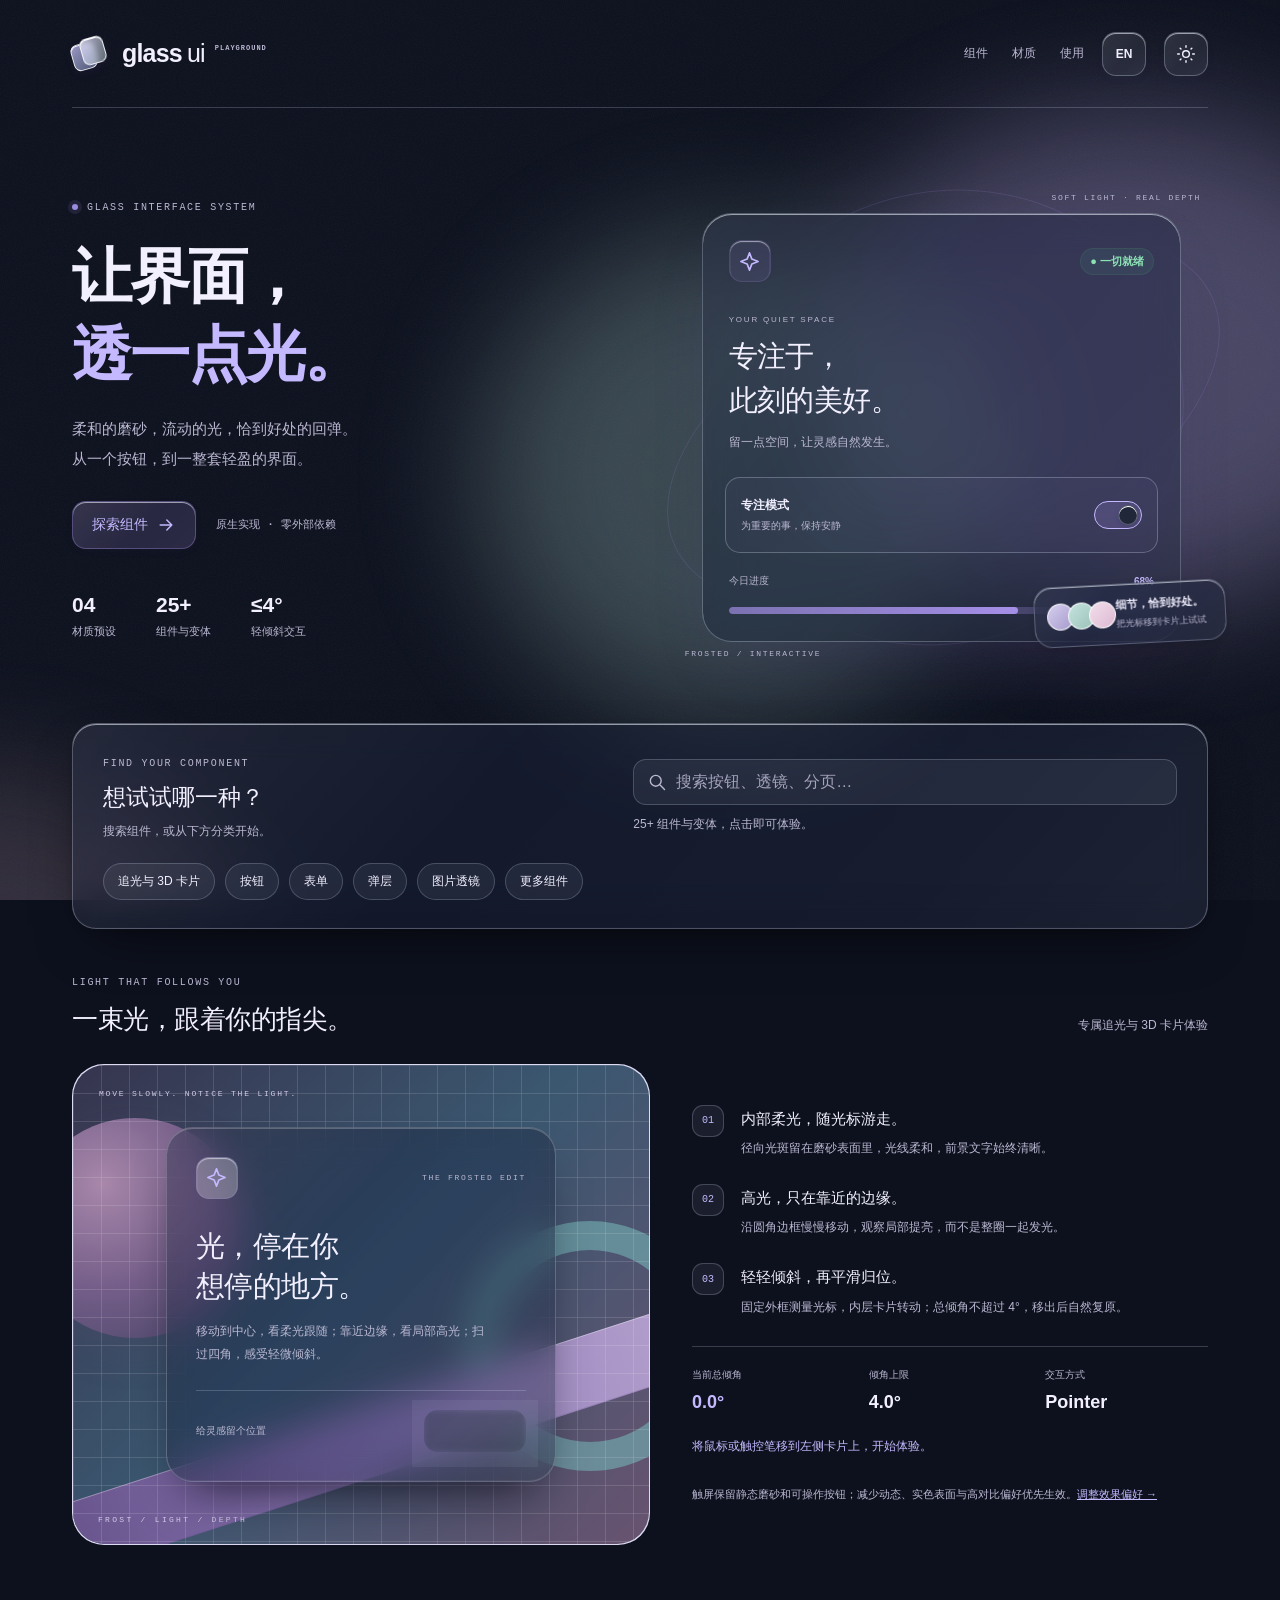
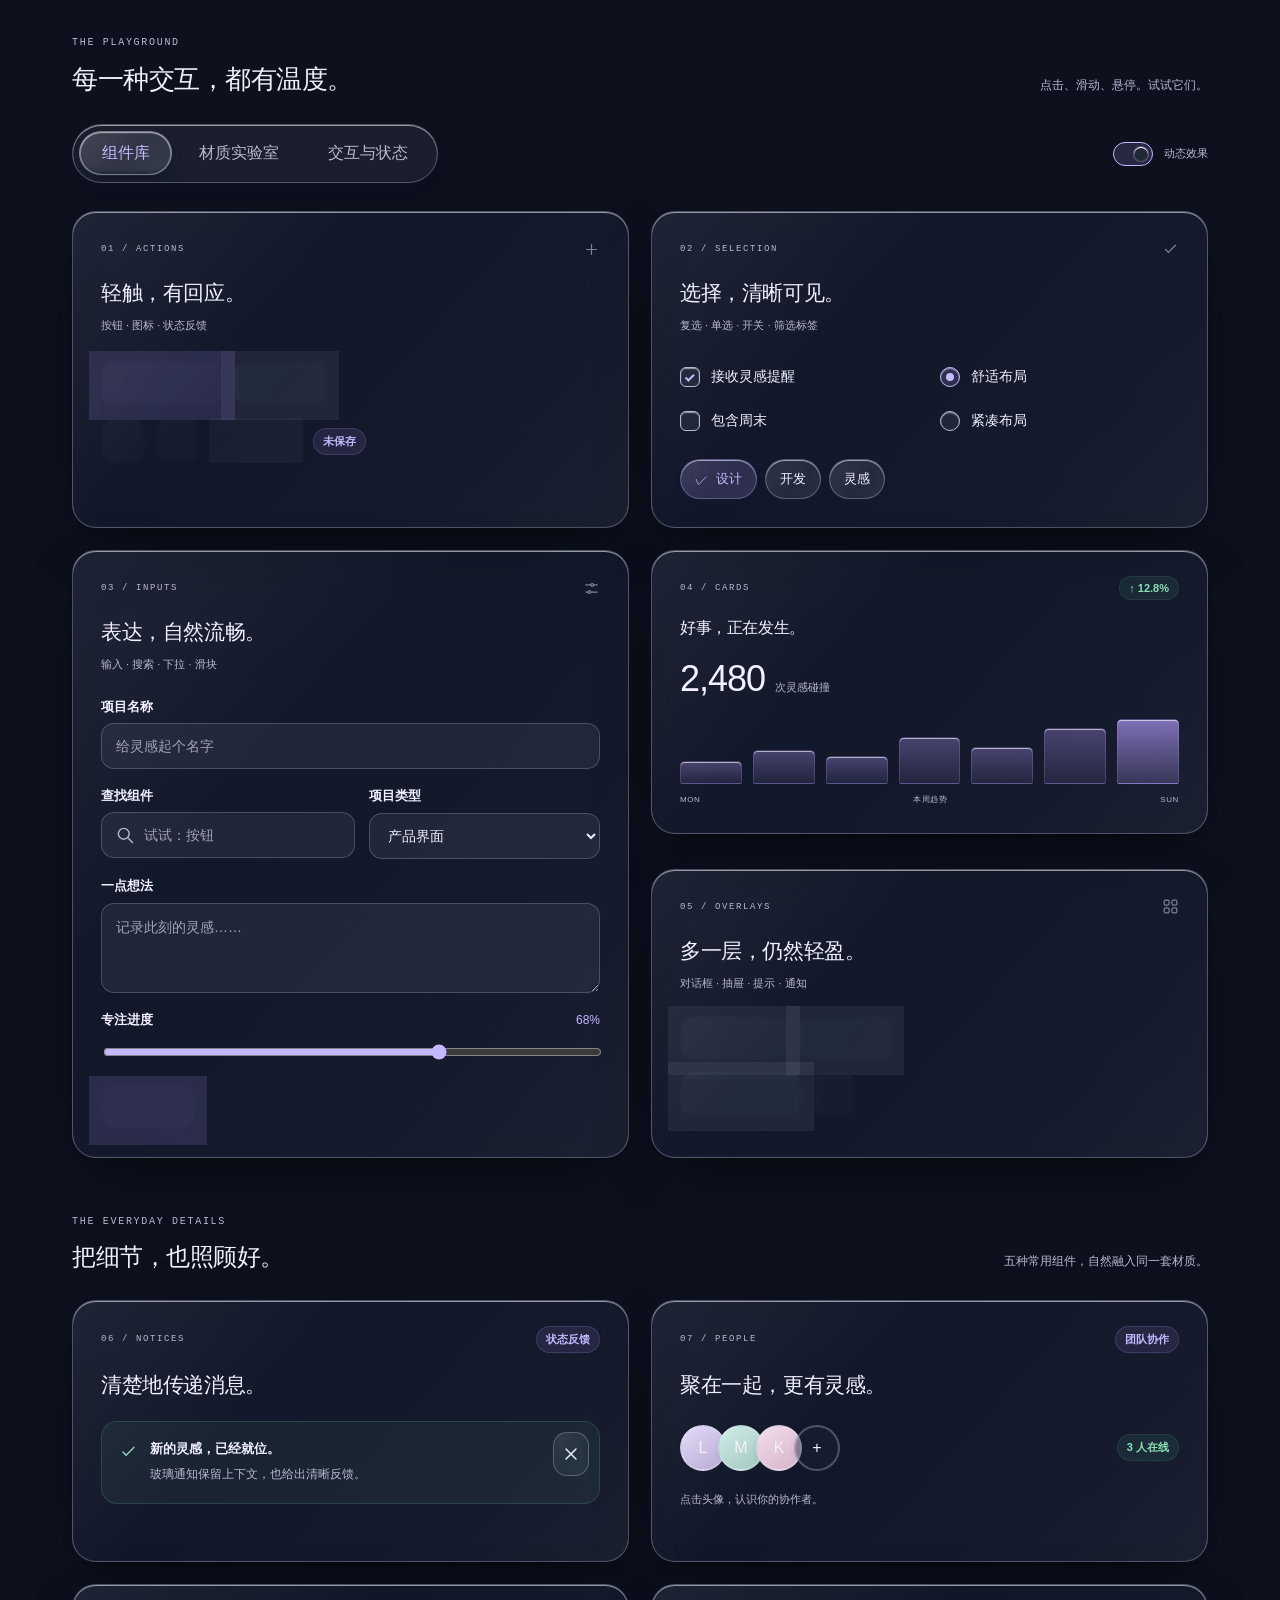
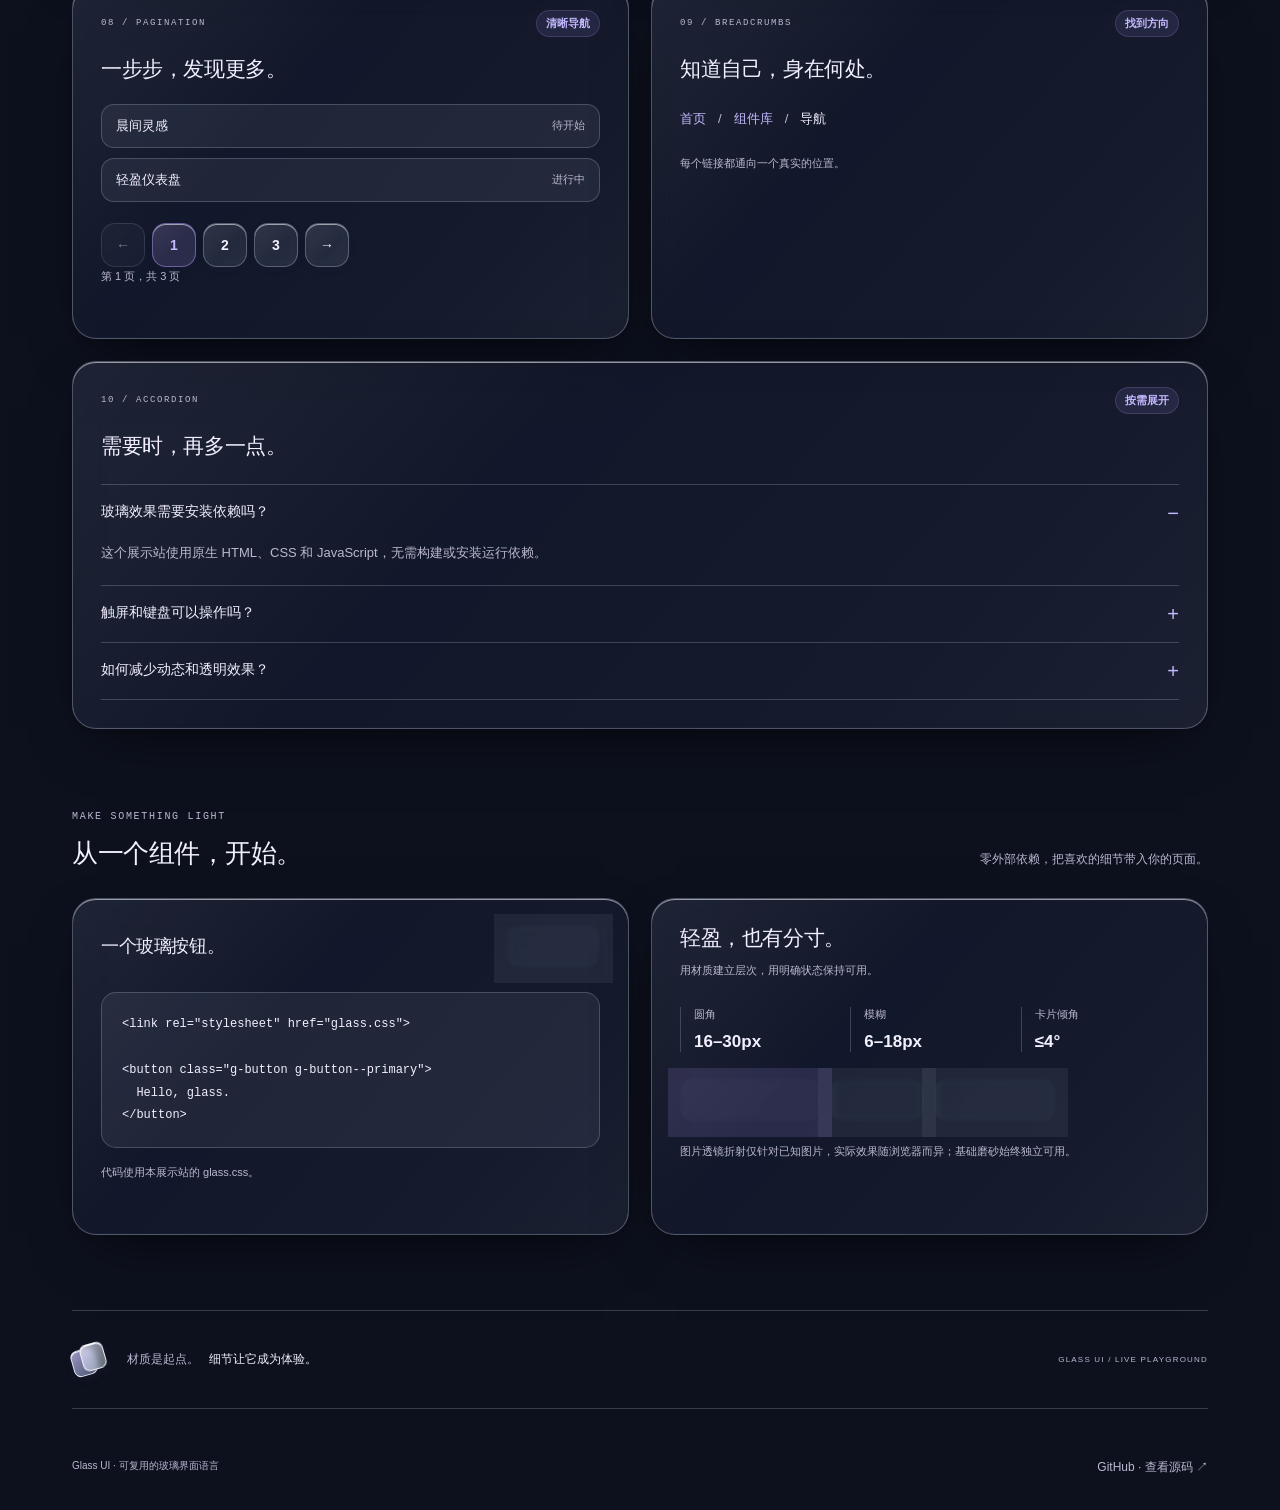
<file: docs/index.html>
<!doctype html>
<html lang="zh-CN" data-theme="dark" data-material="frosted">
<head>
  <meta charset="utf-8">
  <meta name="viewport" content="width=device-width,initial-scale=1">
  <meta name="color-scheme" content="dark light">
  <meta name="description" content="Glass UI：可交互的磨砂、液态与染色玻璃组件样板。">
  <title>Glass UI · 玻璃组件交互展厅</title>
  <link rel="icon" href="data:image/svg+xml,%3Csvg xmlns='http://www.w3.org/2000/svg' viewBox='0 0 40 40'%3E%3Crect x='6' y='6' width='28' height='28' rx='9' fill='%23887be0'/%3E%3Cpath d='M13 21h14M20 14v14' stroke='white' stroke-width='2'/%3E%3C/svg%3E">
  <link rel="stylesheet" href="glass.css?v=20261121-dark-glass">
  <link rel="stylesheet" href="demo.css?v=20261121-dark-glass">
  <link rel="stylesheet" href="site.css?v=20261121-dark-glass">
  <script src="lens-map.js" defer></script>
  <script src="glass.js" defer></script>
  <script src="image-lens.js" defer></script>
  <script src="demo.js" defer></script>
  <script src="locale.js?v=20261121-presets" defer></script>
  <script src="site.js?v=20261121-dark-glass" defer></script>
</head>
<body>
  <svg class="icon-sprite" aria-hidden="true" xmlns="http://www.w3.org/2000/svg">
    <symbol id="i-arrow" viewBox="0 0 24 24"><path d="M5 12h14m-6-6 6 6-6 6"/></symbol>
    <symbol id="i-spark" viewBox="0 0 24 24"><path d="m12 3 2.5 6.5L21 12l-6.5 2.5L12 21l-2.5-6.5L3 12l6.5-2.5Z"/></symbol>
    <symbol id="i-sun" viewBox="0 0 24 24"><circle cx="12" cy="12" r="4"/><path d="M12 2v2m0 16v2M2 12h2m16 0h2M5 5l1 1m12 12 1 1M5 19l1-1M18 6l1-1"/></symbol>
    <symbol id="i-moon" viewBox="0 0 24 24"><path d="M20 14.5A8.5 8.5 0 0 1 9.5 4 8.5 8.5 0 1 0 20 14.5Z"/></symbol>
    <symbol id="i-search" viewBox="0 0 24 24"><circle cx="10.5" cy="10.5" r="6.5"/><path d="m16 16 5 5"/></symbol>
    <symbol id="i-heart" viewBox="0 0 24 24"><path d="M20.5 5.5a5 5 0 0 0-7 0L12 7l-1.5-1.5a5 5 0 0 0-7 7L12 21l8.5-8.5a5 5 0 0 0 0-7Z"/></symbol>
    <symbol id="i-plus" viewBox="0 0 24 24"><path d="M5 12h14M12 5v14"/></symbol>
    <symbol id="i-check" viewBox="0 0 24 24"><path d="m5 12 4 4L19 6"/></symbol>
    <symbol id="i-sliders" viewBox="0 0 24 24"><path d="M4 7h7m4 0h5M4 17h3m4 0h9"/><circle cx="13" cy="7" r="2"/><circle cx="9" cy="17" r="2"/></symbol>
    <symbol id="i-grid" viewBox="0 0 24 24"><rect x="3" y="3" width="7" height="7" rx="2"/><rect x="14" y="3" width="7" height="7" rx="2"/><rect x="3" y="14" width="7" height="7" rx="2"/><rect x="14" y="14" width="7" height="7" rx="2"/></symbol>
    <symbol id="i-chevron" viewBox="0 0 24 24"><path d="m7 10 5 5 5-5"/></symbol>
    <symbol id="i-close" viewBox="0 0 24 24"><path d="m6 6 12 12M18 6 6 18"/></symbol>
  </svg>
  <div class="ambient" aria-hidden="true"><i></i><i></i><i></i></div>
  <a class="skip-link g-button" href="#showcase">跳到组件展示</a>
  <div class="page-shell">
    <header class="site-header">
      <a href="#top" class="wordmark" aria-label="Glass UI 首页"><span class="brand-mark" aria-hidden="true"><i></i><i></i></span>glass<span class="wordmark-light">ui</span><span class="version">PLAYGROUND</span></a>
      <div class="header-right"><nav class="header-nav" aria-label="主导航"><a href="#showcase" data-open-panel="components">组件</a><a href="#showcase" data-open-panel="materials">材质</a><a href="#usage">使用</a></nav><button class="g-button language-button" id="language-toggle" type="button" lang="en" aria-label="Switch to English">EN</button><button class="g-icon-button" id="theme-toggle" type="button" aria-label="切换浅色主题" aria-pressed="true"><svg class="g-icon"><use href="#i-sun"/></svg></button></div>
    </header>
    <main id="top">
      <section class="hero" aria-labelledby="hero-title">
        <div class="hero-copy">
          <span class="eyebrow"><i></i> GLASS INTERFACE SYSTEM</span>
          <h1 id="hero-title">让界面，<br><span>透一点光。</span></h1>
          <p class="hero-description">柔和的磨砂，流动的光，恰到好处的回弹。<br>从一个按钮，到一整套轻盈的界面。</p>
          <div class="hero-actions"><a href="#showcase" class="g-button g-button--primary">探索组件 <svg class="g-icon"><use href="#i-arrow"/></svg></a><span class="hero-meta">原生实现 <b>·</b> 零外部依赖</span></div>
          <div class="hero-stats"><div><strong>04</strong><span>材质预设</span></div><div><strong>25+</strong><span>组件与变体</span></div><div><strong>≤4°</strong><span>轻倾斜交互</span></div></div>
        </div>
        <div class="hero-preview" aria-label="玻璃卡片交互预览">
          <div class="orbit orbit-one" aria-hidden="true"></div><div class="orbit orbit-two" aria-hidden="true"></div>
          <span class="floating-note note-top">SOFT LIGHT · REAL DEPTH</span>
          <div data-glass-card id="hero-card">
            <article class="glass focus-card" data-glass-face>
              <span class="glass__light" aria-hidden="true"></span><span class="glass__edge" aria-hidden="true"></span>
              <div class="glass__content">
                <div class="row between"><span class="app-icon"><svg class="g-icon"><use href="#i-spark"/></svg></span><span class="g-badge g-badge--success">● 一切就绪</span></div>
                <div class="focus-copy"><span class="tiny-label">YOUR QUIET SPACE</span><h2>专注于，<br>此刻的美好。</h2><p>留一点空间，让灵感自然发生。</p></div>
                <div class="focus-setting"><div><strong>专注模式</strong><span>为重要的事，保持安静</span></div><label class="g-option"><input class="g-switch" id="focus-switch" type="checkbox" role="switch" checked aria-label="专注模式"></label></div>
                <div class="focus-progress"><div class="row between"><span>今日进度</span><strong id="focus-value">68%</strong></div><progress class="g-progress" id="focus-progress" value="68" max="100" aria-label="今日进度">68%</progress></div>
              </div>
            </article>
          </div>
          <div class="glass floating-tile"><div class="stacked-circles" aria-hidden="true"><i></i><i></i><i></i></div><div><strong>细节，恰到好处。</strong><span>把光标移到卡片上试试</span></div></div>
          <span class="floating-note note-bottom">FROSTED / INTERACTIVE</span>
        </div>
      </section>
      <section class="component-finder glass" aria-labelledby="finder-title">
        <div><span class="eyebrow">FIND YOUR COMPONENT</span><h2 id="finder-title">想试试哪一种？</h2><p>搜索组件，或从下方分类开始。</p></div>
        <div class="finder-input"><label class="sr-only" for="component-search">搜索所有组件</label><div class="g-search"><svg class="g-icon"><use href="#i-search"/></svg><input class="g-input" id="component-search" type="search" placeholder="搜索按钮、透镜、分页…" aria-controls="component-results" autocomplete="off"></div><p id="component-search-status" class="g-hint" role="status" aria-live="polite">25+ 组件与变体，点击即可体验。</p></div>
        <nav class="component-shortcuts" aria-label="组件快捷入口"><a href="#spotlight-demo" data-open-panel="components">追光与 3D 卡片</a><a href="#buttons-title" data-open-panel="components">按钮</a><a href="#form-title" data-open-panel="components">表单</a><a href="#overlay-title" data-open-panel="components">弹层</a><a href="#lens-experiment" data-open-panel="materials">图片透镜</a><a href="#extended-title" data-open-panel="components">更多组件</a></nav>
        <ul id="component-results" class="component-results" hidden></ul>
      </section>
      <section class="spotlight-showcase" id="spotlight-demo" aria-labelledby="spotlight-title">
        <div class="section-heading"><div><span class="eyebrow">LIGHT THAT FOLLOWS YOU</span><h2 id="spotlight-title">一束光，跟着你的指尖。</h2></div><p>专属追光与 3D 卡片体验</p></div>
        <div class="spotlight-layout">
          <div class="spotlight-stage" id="spotlight-stage" data-spotlight-mode="ready">
            <div class="spotlight-scenery" aria-hidden="true"><span class="scenery-orb"></span><span class="scenery-ring"></span><span class="scenery-ribbon"></span><span class="scenery-caption">FROST / LIGHT / DEPTH</span></div>
            <div class="spotlight-host" id="spotlight-card" data-glass-card>
              <article class="glass spotlight-face" id="spotlight-face" data-glass-face aria-labelledby="spotlight-card-title">
                <span class="glass__light" id="spotlight-light" aria-hidden="true"></span><span class="glass__edge" id="spotlight-edge" aria-hidden="true"></span>
                <div class="glass__content">
                  <div class="row between"><span class="app-icon"><svg class="g-icon"><use href="#i-spark"/></svg></span><span class="spotlight-card-label">THE FROSTED EDIT</span></div>
                  <h3 id="spotlight-card-title">光，停在你<br>想停的地方。</h3><p class="spotlight-card-copy">移动到中心，看柔光跟随；靠近边缘，看局部高光；扫过四角，感受轻微倾斜。</p>
                  <div class="spotlight-card-bottom"><span class="spotlight-pin-state" id="spotlight-pin-state">给灵感留个位置</span><button class="g-button" id="spotlight-pin" type="button" aria-pressed="false">置顶灵感 <svg class="g-icon"><use href="#i-plus"/></svg></button></div>
                </div>
              </article>
            </div>
            <span class="spotlight-stage-note">MOVE SLOWLY. NOTICE THE LIGHT.</span>
          </div>
          <div class="spotlight-explainer">
            <ol class="spotlight-steps"><li><span>01</span><div><h3>内部柔光，随光标游走。</h3><p>径向光斑留在磨砂表面里，光线柔和，前景文字始终清晰。</p></div></li><li><span>02</span><div><h3>高光，只在靠近的边缘。</h3><p>沿圆角边框慢慢移动，观察局部提亮，而不是整圈一起发光。</p></div></li><li><span>03</span><div><h3>轻轻倾斜，再平滑归位。</h3><p>固定外框测量光标，内层卡片转动；总倾角不超过 4°，移出后自然复原。</p></div></li></ol>
            <div class="spotlight-readout"><div><span>当前总倾角</span><output id="spotlight-angle" aria-label="当前总倾角" aria-live="off">0.0°</output></div><div><span>倾角上限</span><strong>4.0°</strong></div><div><span>交互方式</span><strong>Pointer</strong></div></div>
            <p class="spotlight-status" id="spotlight-status" role="status" aria-live="polite">将鼠标或触控笔移到左侧卡片上，开始体验。</p>
            <p class="spotlight-access-note">触屏保留静态磨砂和可操作按钮；减少动态、实色表面与高对比偏好优先生效。<a href="#quality-select" data-open-panel="motion">调整效果偏好 →</a></p>
          </div>
        </div>
      </section>
      <section class="showcase" id="showcase" aria-labelledby="showcase-title">
        <div class="section-heading"><div><span class="eyebrow">THE PLAYGROUND</span><h2 id="showcase-title">每一种交互，都有温度。</h2></div><p>点击、滑动、悬停。试试它们。</p></div>
        <div class="showcase-toolbar">
          <div class="g-segment" data-glass-tabs role="tablist" aria-label="展示分类" id="main-tabs">
            <span class="g-segment__pill" data-glass-pill aria-hidden="true"></span>
            <button type="button" role="tab" id="tab-components" aria-controls="panel-components" aria-selected="true">组件库</button>
            <button type="button" role="tab" id="tab-materials" aria-controls="panel-materials" aria-selected="false" tabindex="-1">材质实验室</button>
            <button type="button" role="tab" id="tab-motion" aria-controls="panel-motion" aria-selected="false" tabindex="-1">交互与状态</button>
          </div>
          <label class="motion-control g-option"><input class="g-switch" type="checkbox" id="motion-toggle" checked role="switch"><span>动态效果</span></label>
        </div>
        <div role="tabpanel" id="panel-components" aria-labelledby="tab-components" tabindex="0">
          <div class="component-grid">
            <section class="glass specimen" aria-labelledby="buttons-title"><div class="specimen-top"><span>01 / ACTIONS</span><svg class="g-icon"><use href="#i-plus"/></svg></div><h3 id="buttons-title">轻触，有回应。</h3><p>按钮 · 图标 · 状态反馈</p>
              <div class="sample-stack"><div class="row wrap"><button class="g-button g-button--primary" type="button" data-toast="新的灵感已收藏。">开始创作 <svg class="g-icon"><use href="#i-arrow"/></svg></button><button class="g-button" type="button" id="save-button">保存更改</button></div>
              <div class="row wrap"><button class="g-icon-button" id="favorite-button" type="button" aria-label="收藏此组件" aria-pressed="false"><svg class="g-icon"><use href="#i-heart"/></svg></button><button class="g-icon-button" type="button" data-toast="已添加一个新项目。" aria-label="添加项目"><svg class="g-icon"><use href="#i-plus"/></svg></button><button class="g-button" type="button" disabled>暂不可用</button><span class="g-badge" id="saved-state">未保存</span></div></div>
            </section>
            <section class="glass specimen" aria-labelledby="options-title"><div class="specimen-top"><span>02 / SELECTION</span><svg class="g-icon"><use href="#i-check"/></svg></div><h3 id="options-title">选择，清晰可见。</h3><p>复选 · 单选 · 开关 · 筛选标签</p>
              <div class="options-grid"><div><label class="g-option"><input id="notify-check" type="checkbox" checked>接收灵感提醒</label><label class="g-option"><input type="checkbox">包含周末</label></div><fieldset class="reset-fieldset"><legend class="sr-only">卡片密度</legend><label class="g-option"><input type="radio" name="density" value="comfortable" checked>舒适布局</label><label class="g-option"><input type="radio" name="density" value="compact">紧凑布局</label></fieldset></div>
              <fieldset class="reset-fieldset"><legend class="sr-only">展示内容筛选</legend><div class="g-choice-row"><label class="g-chip"><input class="sr-only" type="checkbox" checked>设计</label><label class="g-chip"><input class="sr-only" type="checkbox">开发</label><label class="g-chip"><input class="sr-only" type="checkbox">灵感</label></div></fieldset>
            </section>
            <section class="glass specimen form-specimen" aria-labelledby="form-title"><div class="specimen-top"><span>03 / INPUTS</span><svg class="g-icon"><use href="#i-sliders"/></svg></div><h3 id="form-title">表达，自然流畅。</h3><p>输入 · 搜索 · 下拉 · 滑块</p>
              <form id="demo-form" novalidate><div class="g-field"><label for="name-input">项目名称</label><input class="g-input" id="name-input" name="project" autocomplete="off" placeholder="给灵感起个名字" required aria-describedby="name-error"><p class="g-error" id="name-error"></p></div>
                <div class="two-fields"><div class="g-field"><label for="search-input">查找组件</label><div class="g-search"><svg class="g-icon"><use href="#i-search"/></svg><input class="g-input" id="search-input" type="search" placeholder="试试：按钮"></div></div><div class="g-field"><label for="project-type">项目类型</label><select class="g-select" id="project-type" name="type"><option>产品界面</option><option>个人主页</option><option>移动应用</option></select></div></div>
                <div class="g-field"><label for="notes-input">一点想法</label><textarea class="g-textarea" id="notes-input" name="notes" placeholder="记录此刻的灵感……"></textarea></div>
                <div class="g-field"><div class="row between"><label class="g-label" for="progress-range">专注进度</label><output for="progress-range" id="range-value">68%</output></div><input class="g-range" id="progress-range" type="range" min="0" max="100" value="68"></div>
                <div class="row between"><button class="g-button g-button--primary" type="submit">创建项目</button><output id="form-result" class="g-hint" aria-live="polite"></output></div>
              </form>
            </section>
            <div class="card-column">
              <div data-glass-card id="stat-card"><section class="glass specimen metric-card" data-glass-face aria-labelledby="card-title"><span class="glass__light" aria-hidden="true"></span><span class="glass__edge" aria-hidden="true"></span><div class="glass__content"><div class="specimen-top"><span>04 / CARDS</span><span class="g-badge g-badge--success">↑ 12.8%</span></div><h3 id="card-title">好事，正在发生。</h3><div class="metric"><strong>2,480</strong><span>次灵感碰撞</span></div><div class="bar-chart" aria-label="最近七天的灵感趋势"><i style="--bar:35%"></i><i style="--bar:53%"></i><i style="--bar:43%"></i><i style="--bar:72%"></i><i style="--bar:57%"></i><i style="--bar:87%"></i><i style="--bar:100%"></i></div><div class="row between chart-caption"><span>MON</span><span>本周趋势</span><span>SUN</span></div></div></section></div>
              <section class="glass specimen overlay-specimen" aria-labelledby="overlay-title"><div class="specimen-top"><span>05 / OVERLAYS</span><svg class="g-icon"><use href="#i-grid"/></svg></div><h3 id="overlay-title">多一层，仍然轻盈。</h3><p>对话框 · 抽屉 · 提示 · 通知</p><div class="row wrap"><button class="g-button" type="button" data-dialog="preview-dialog">打开对话框</button><button class="g-button" type="button" data-dialog="settings-drawer">设置抽屉</button></div><div class="row wrap overlay-bottom"><details class="g-menu" id="action-menu"><summary class="g-button">更多操作 <svg class="g-icon"><use href="#i-chevron"/></svg></summary><div class="glass g-menu__content"><button type="button" id="copy-settings">复制配置</button><button type="button" id="export-settings">导出配置</button><button type="button" data-toast="组件已重置为初始样式。" id="reset-style">重置样式</button></div></details><span class="g-tooltip-wrap"><button class="g-icon-button" type="button" aria-label="显示使用提示" aria-describedby="tip-content"><svg class="g-icon"><use href="#i-spark"/></svg></button><span class="glass g-tooltip" id="tip-content" role="tooltip">柔和的高光，来自光标的位置。</span></span></div></section>
            </div>
          </div>
          <section class="extended-section" aria-labelledby="extended-title"><div class="section-heading"><div><span class="eyebrow">THE EVERYDAY DETAILS</span><h2 id="extended-title">把细节，也照顾好。</h2></div><p>五种常用组件，自然融入同一套材质。</p></div>
            <div class="extension-grid">
              <section class="glass specimen" id="notice-demo"><div class="specimen-top"><span>06 / NOTICES</span><span class="g-badge">状态反馈</span></div><h3>清楚地传递消息。</h3><div id="notice-banner" class="notice-banner"><svg class="g-icon"><use href="#i-check"/></svg><div><strong>新的灵感，已经就位。</strong><p>玻璃通知保留上下文，也给出清晰反馈。</p></div><button id="dismiss-notice" class="g-icon-button" type="button" aria-label="关闭通知"><svg class="g-icon"><use href="#i-close"/></svg></button></div><button id="restore-notice" class="g-button" type="button" hidden>重新显示通知</button></section>
              <section class="glass specimen" id="people-demo"><div class="specimen-top"><span>07 / PEOPLE</span><span class="g-badge">团队协作</span></div><h3>聚在一起，更有灵感。</h3><div class="people-row"><div class="avatar-group" role="group" aria-label="团队成员"><button class="avatar" type="button" data-person="Lin" aria-label="查看 Lin">L</button><button class="avatar" type="button" data-person="Mia" aria-label="查看 Mia">M</button><button class="avatar" type="button" data-person="Kai" aria-label="查看 Kai">K</button><button class="avatar avatar-more" id="invite-person" type="button" aria-label="邀请成员">+</button></div><span class="g-badge g-badge--success">3 人在线</span></div><p class="g-hint" id="person-detail" role="status" aria-live="polite">点击头像，认识你的协作者。</p></section>
              <section class="glass specimen" id="pagination-demo"><div class="specimen-top"><span>08 / PAGINATION</span><span class="g-badge">清晰导航</span></div><h3>一步步，发现更多。</h3><ul class="project-list" id="project-list" aria-live="polite"></ul><nav class="pagination" aria-label="示例分页"><button class="g-icon-button" id="page-prev" type="button" aria-label="上一页">←</button><button class="g-button" type="button" data-page="1" aria-current="page">1</button><button class="g-button" type="button" data-page="2">2</button><button class="g-button" type="button" data-page="3">3</button><button class="g-icon-button" id="page-next" type="button" aria-label="下一页">→</button></nav><p class="g-hint" id="page-status" role="status">第 1 页，共 3 页</p></section>
              <section class="glass specimen" id="breadcrumb-demo"><div class="specimen-top"><span>09 / BREADCRUMBS</span><span class="g-badge">找到方向</span></div><h3>知道自己，身在何处。</h3><nav class="breadcrumbs" aria-label="面包屑导航"><a href="#top">首页</a><span aria-hidden="true">/</span><a href="#showcase" data-open-panel="components">组件库</a><span aria-hidden="true">/</span><span aria-current="page">导航</span></nav><p class="g-hint">每个链接都通向一个真实的位置。</p></section>
              <section class="glass specimen accordion-specimen" id="accordion-demo"><div class="specimen-top"><span>10 / ACCORDION</span><span class="g-badge">按需展开</span></div><h3>需要时，再多一点。</h3><div class="accordion"><details open><summary>玻璃效果需要安装依赖吗？</summary><p>这个展示站使用原生 HTML、CSS 和 JavaScript，无需构建或安装运行依赖。</p></details><details><summary>触屏和键盘可以操作吗？</summary><p>按钮、表单、导航和弹层都保留原生语义，触屏无需悬停，键盘可通过 Tab 和方向键操作。</p></details><details><summary>如何减少动态和透明效果？</summary><p>在“交互与状态”中选择静态质量或实色表面；系统的减少动态与高对比偏好也会生效。</p></details></div></section>
            </div>
          </section>
          <div class="search-results glass" id="search-results" hidden role="status" aria-live="polite"></div>
        </div>
        <div role="tabpanel" id="panel-materials" aria-labelledby="tab-materials" tabindex="0" hidden>
          <div class="materials-grid"><section class="glass specimen"><div class="specimen-top"><span>THE MATERIAL PALETTE</span><svg class="g-icon"><use href="#i-spark"/></svg></div><h3>同一束光，四种质感。</h3><p>选择预设，整页组件同步变化。</p><fieldset class="reset-fieldset material-options"><legend class="sr-only">选择玻璃材质</legend><label><input type="radio" name="material" value="frosted" checked><span class="material-swatch swatch-frost"></span><strong>磨砂</strong><small>安静、柔和、适合内容</small></label><label><input type="radio" name="material" value="clear"><span class="material-swatch swatch-clear"></span><strong>清透</strong><small>轻盈、通透、边缘更鲜明</small></label><label><input type="radio" name="material" value="tinted"><span class="material-swatch swatch-tint"></span><strong>染色</strong><small>淡紫色调，统一品牌感</small></label><label><input type="radio" name="material" value="prism"><span class="material-swatch swatch-prism"></span><strong>棱镜</strong><small>窄幅彩边，点到为止</small></label></fieldset>
            <div class="g-field"><div class="row between"><label for="blur-range" class="g-label">背景模糊</label><output id="blur-value" for="blur-range">18px</output></div><input class="g-range" id="blur-range" type="range" min="0" max="32" value="18"></div><div class="g-field"><div class="row between"><label for="glow-range" class="g-label">追光强度</label><output id="glow-value" for="glow-range">13%</output></div><input class="g-range" id="glow-range" type="range" min="0" max="30" value="13"></div>
          </section><section class="glass specimen lens-specimen"><div class="specimen-top"><span>EDGE REFRACTION</span><span class="g-badge">可选增强</span></div><h3>看见，玻璃的边缘。</h3><p>移动光标，或用滑块控制透镜的位置。</p>
            <div class="lens-experiment" id="lens-experiment"><img data-glass-source src="grid.svg" alt="用于对比折射的网格与文字背景" width="700" height="240"><div class="lens-window" data-glass-lens aria-hidden="true"></div></div>
            <div class="g-field"><div class="row between"><label for="lens-position">透镜水平位置</label><output id="lens-position-value" for="lens-position">50%</output></div><input id="lens-position" class="g-range" type="range" min="0" max="100" value="50"></div>
            <label class="g-option row between"><span>SVG 边缘折射</span><input id="refraction-toggle" class="g-switch" type="checkbox" role="switch"></label><p class="g-hint" id="lens-status" role="status">增强已关闭。上方为已知 SVG 背景的对照实验。</p><p class="technical-note">图片透镜只处理这张已知背景。该开关也尝试开启导航胶囊的背景位移，后者需要单独确认浏览器支持。</p></section></div>
        </div>
        <div role="tabpanel" id="panel-motion" aria-labelledby="tab-motion" tabindex="0" hidden>
          <div class="motion-grid"><section class="glass specimen"><div class="specimen-top"><span>LIQUID SELECTION</span><span class="g-badge">点击 / 键盘</span></div><h3>从这里，轻轻到那里。</h3><p>连续切换，观察前缘伸展与到位回弹。</p><div class="navigation-demo"><div class="g-segment navigation-segment" data-glass-tabs role="tablist" aria-label="导航交互演示" id="demo-tabs"><span class="g-segment__pill" data-glass-pill aria-hidden="true"></span><button type="button" role="tab" id="demo-home" aria-controls="demo-home-panel" aria-selected="true"><svg class="g-icon"><use href="#i-grid"/></svg>功能</button><button type="button" role="tab" id="demo-settings" aria-controls="demo-settings-panel" aria-selected="false" tabindex="-1"><svg class="g-icon"><use href="#i-sliders"/></svg>高级设置</button><button type="button" role="tab" id="demo-mine" aria-controls="demo-mine-panel" aria-selected="false" tabindex="-1"><svg class="g-icon"><use href="#i-heart"/></svg>我的</button></div></div><div class="demo-panel" role="tabpanel" id="demo-home-panel" aria-labelledby="demo-home">所有功能，井然有序。<span>同一个胶囊在不同宽度的选项间移动。</span></div><div class="demo-panel" role="tabpanel" id="demo-settings-panel" aria-labelledby="demo-settings" hidden>精细调节，刚刚好。<span>动画途中再次点击，会从当前位置继续。</span></div><div class="demo-panel" role="tabpanel" id="demo-mine-panel" aria-labelledby="demo-mine" hidden>留给自己的小空间。<span>方向键、Home 和 End 也可以切换。</span></div></section>
          <section class="glass specimen"><div class="specimen-top"><span>EVERY STATE MATTERS</span><svg class="g-icon"><use href="#i-check"/></svg></div><h3>好看，也好用。</h3><p>聚焦、错误、加载与禁用都有明确反馈。</p><ul class="state-list"><li><span class="state-dot"></span><div><strong>键盘可达</strong><p>Tab 聚焦，Space 操作，焦点环始终可见。</p></div></li><li><span class="state-dot"></span><div><strong>尊重动态偏好</strong><p id="motion-status">动态效果已开启。系统减少动态偏好同样生效。</p></div></li><li><span class="state-dot"></span><div><strong>基础效果独立可用</strong><p>没有背景模糊时，以实色表面维持层次。</p></div></li></ul>
            <div class="g-field"><label for="quality-select">效果质量</label><select class="g-select" id="quality-select"><option value="full">完整效果</option><option value="balanced">均衡：降低模糊，关闭折射</option><option value="static">静态：关闭动态和透明</option></select></div>
            <label class="g-option"><input class="g-switch" id="transparency-toggle" type="checkbox" role="switch">提高可读性，使用实色表面</label>
            <label class="g-option"><input class="g-switch" id="fallback-toggle" type="checkbox" role="switch">模拟无模糊降级</label><button class="g-button" type="button" data-toast="这是一条玻璃通知。状态已清晰传达。">试一条通知 <svg class="g-icon"><use href="#i-arrow"/></svg></button></section>
            <section class="glass specimen"><div class="specimen-top"><span>VERTICAL SELECTION</span><span class="g-badge">方向键 / Home / End</span></div><h3>换个方向，同样自然。</h3><div class="vertical-demo"><div class="g-segment" data-glass-tabs role="tablist" aria-orientation="vertical" aria-label="纵向设置" id="vertical-tabs"><span class="g-segment__pill" data-glass-pill aria-hidden="true"></span><button type="button" role="tab" id="vertical-general" aria-controls="vertical-general-panel" aria-selected="true">通用设置</button><button type="button" role="tab" id="vertical-disabled" aria-controls="vertical-disabled-panel" aria-selected="false" tabindex="-1" disabled>暂不可用</button><button type="button" role="tab" id="vertical-appearance" aria-controls="vertical-appearance-panel" aria-selected="false" tabindex="-1">外观与主题</button></div><div><div role="tabpanel" id="vertical-general-panel" aria-labelledby="vertical-general">用上下方向键切换。<p class="g-hint">禁用项会被跳过。</p></div><div role="tabpanel" id="vertical-disabled-panel" aria-labelledby="vertical-disabled" hidden>暂不可用</div><div role="tabpanel" id="vertical-appearance-panel" aria-labelledby="vertical-appearance" hidden>保持同一套材质语言。<p class="g-hint">纵向移动也保留连续弹簧状态。</p></div></div></div></section>
          </div>
        </div>
      </section>
      <section class="usage-section" id="usage" aria-labelledby="usage-title"><div class="section-heading"><div><span class="eyebrow">MAKE SOMETHING LIGHT</span><h2 id="usage-title">从一个组件，开始。</h2></div><p>零外部依赖，把喜欢的细节带入你的页面。</p></div><div class="usage-grid"><section class="glass specimen"><div class="row between"><h3>一个玻璃按钮。</h3><button class="g-button" id="copy-code" type="button">复制代码</button></div><pre class="code-sample"><code id="usage-code">&lt;link rel="stylesheet" href="glass.css"&gt;

&lt;button class="g-button g-button--primary"&gt;
  Hello, glass.
&lt;/button&gt;</code></pre><p id="copy-status" class="g-hint" role="status" aria-live="polite">代码使用本展示站的 glass.css。</p></section><section class="glass specimen"><h3>轻盈，也有分寸。</h3><p>用材质建立层次，用明确状态保持可用。</p><div class="token-list"><div><span>圆角</span><strong>16–30px</strong></div><div><span>模糊</span><strong>6–18px</strong></div><div><span>卡片倾角</span><strong>≤4°</strong></div></div><div class="row wrap"><a class="g-button g-button--primary" href="https://github.com/aivos-xie/glass-ui" target="_blank" rel="noopener">查看站点源码 ↗</a><a class="g-button" href="glass.css" download>下载样式</a><a class="g-button" href="presets/index.html">试用组件预设</a></div><p class="usage-note">图片透镜折射仅针对已知图片，实际效果随浏览器而异；基础磨砂始终独立可用。</p></section></div></section>
      <section class="closing"><span class="brand-mark" aria-hidden="true"><i></i><i></i></span><p>材质是起点。<strong>细节让它成为体验。</strong></p><span>GLASS UI / LIVE PLAYGROUND</span></section>
    </main>
    <footer><span>Glass UI · 可复用的玻璃界面语言</span><a href="https://github.com/aivos-xie/glass-ui" target="_blank" rel="noopener">GitHub · 查看源码 ↗</a></footer>
  </div>
  <dialog class="glass g-dialog" id="preview-dialog" aria-labelledby="dialog-title"><span class="eyebrow">A MOMENT OF CLARITY</span><h2 id="dialog-title">给灵感一点空间。</h2><p>这是一个真正可操作的玻璃对话框。按 Esc 关闭，或通过下方按钮返回。</p><div class="g-field"><label for="dialog-note">记下一句灵感</label><input class="g-input" id="dialog-note" placeholder="此刻，你想到了什么？"></div><form method="dialog"><button class="g-button" value="cancel">返回</button><button class="g-button g-button--primary" value="save">记住这一刻</button></form></dialog>
  <dialog class="glass g-dialog g-drawer" id="settings-drawer" aria-labelledby="drawer-title"><form method="dialog" class="drawer-close"><button class="g-icon-button" aria-label="关闭设置抽屉"><svg class="g-icon"><use href="#i-close"/></svg></button></form><span class="eyebrow">MAKE IT YOURS</span><h2 id="drawer-title">你的偏好。</h2><p>少一点打扰，多一点从容。</p><label class="g-option row between"><span>灵感提醒</span><input id="drawer-notify" class="g-switch" type="checkbox" checked role="switch"></label><label class="g-option row between"><span>深色主题</span><input id="drawer-theme" class="g-switch" type="checkbox" checked role="switch"></label><label class="g-option row between"><span>动态效果</span><input id="drawer-motion" class="g-switch" type="checkbox" checked role="switch"></label><div class="drawer-note"><svg class="g-icon"><use href="#i-spark"/></svg><p>这里的设置会立即应用到展示页。</p></div><form method="dialog"><button class="g-button g-button--primary">完成</button></form></dialog>
  <div class="glass g-toast" id="toast" role="status" aria-live="polite" aria-atomic="true"></div>
</body>
</html>
</file>
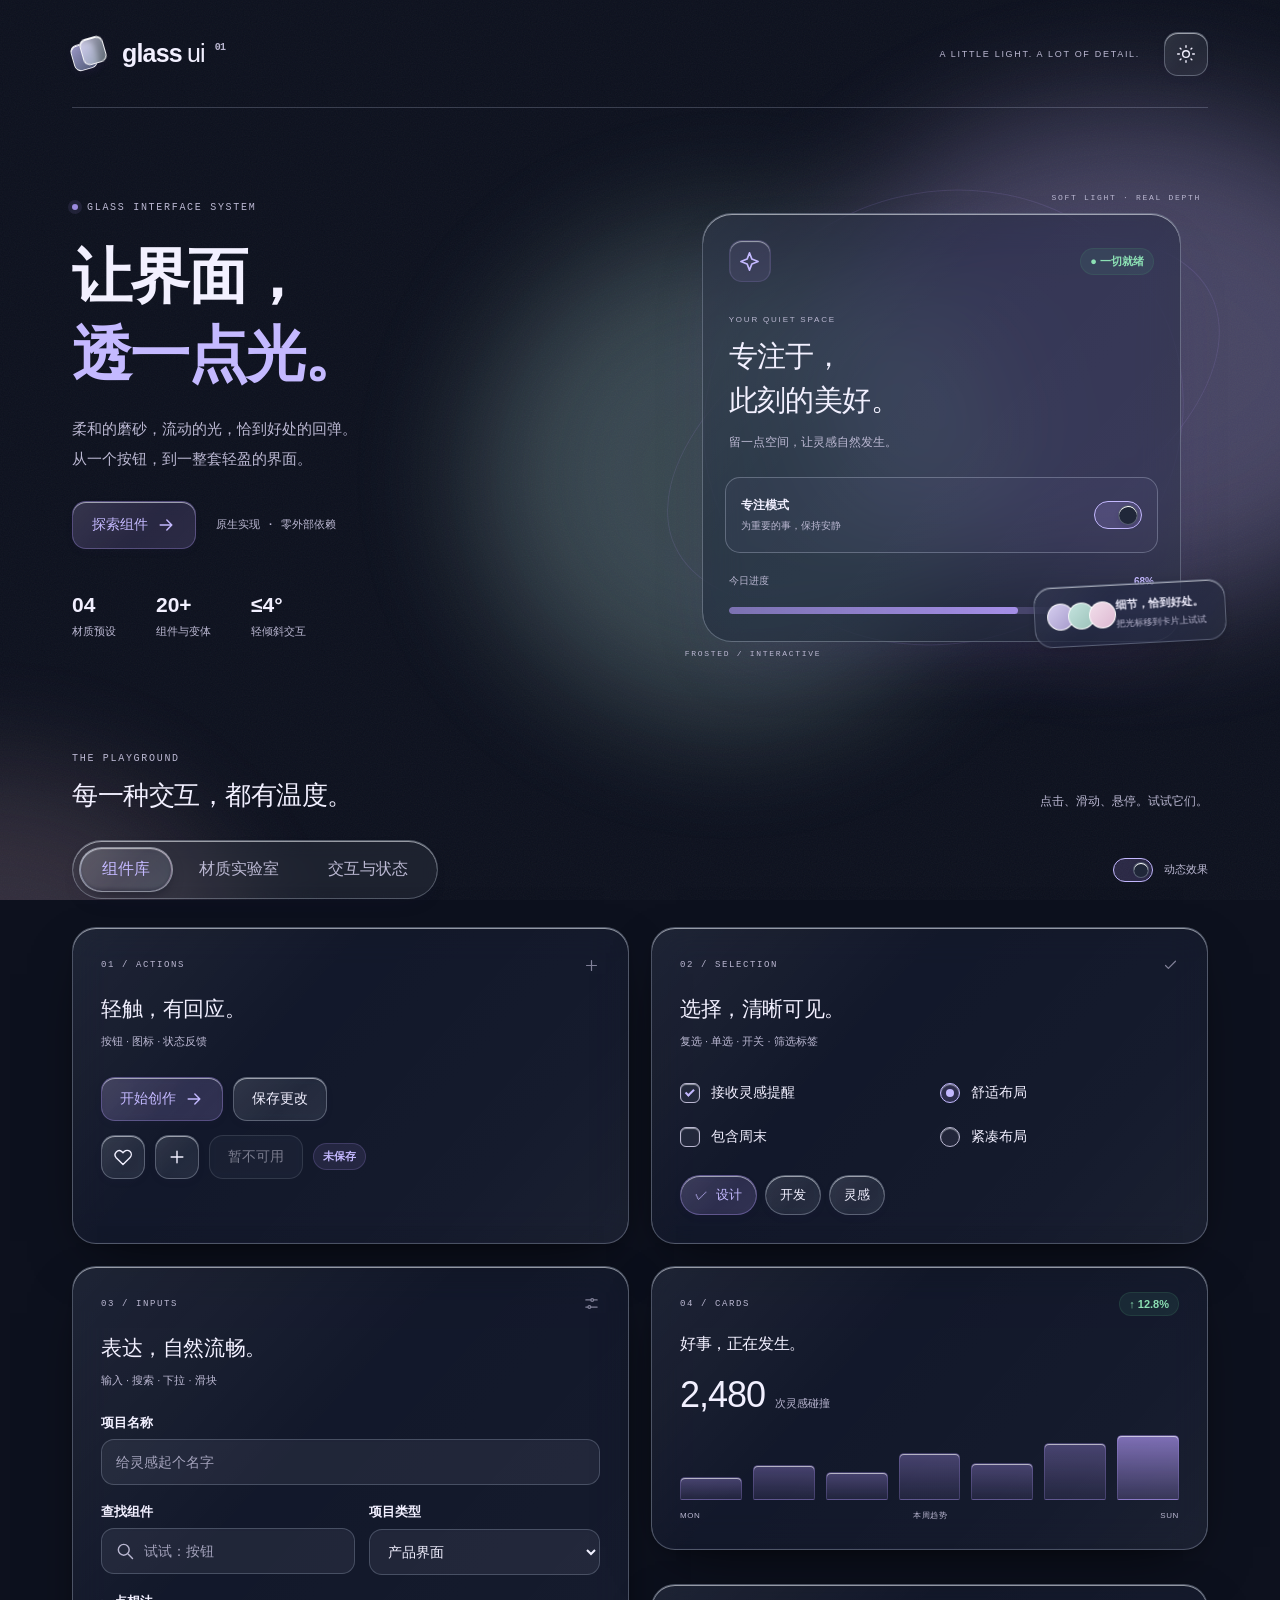
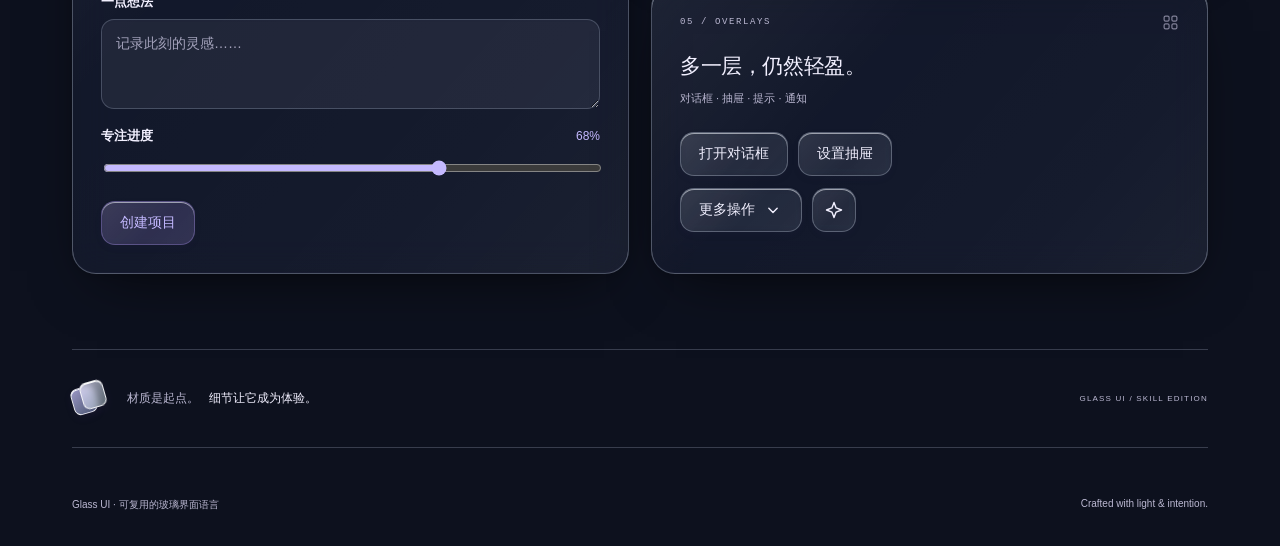
<file: assets/demo/index.html>
<!doctype html>
<html lang="zh-CN" data-theme="dark" data-material="frosted">
<head>
  <meta charset="utf-8">
  <meta name="viewport" content="width=device-width,initial-scale=1">
  <meta name="color-scheme" content="light dark">
  <meta name="description" content="Glass UI：可交互的磨砂、液态与染色玻璃组件样板。">
  <title>Glass UI · 让界面透一点光</title>
  <link rel="icon" href="data:image/svg+xml,%3Csvg xmlns='http://www.w3.org/2000/svg' viewBox='0 0 40 40'%3E%3Crect x='6' y='6' width='28' height='28' rx='9' fill='%23887be0'/%3E%3Cpath d='M13 21h14M20 14v14' stroke='white' stroke-width='2'/%3E%3C/svg%3E">
  <link rel="stylesheet" href="glass.css">
  <link rel="stylesheet" href="demo.css">
  <script src="lens-map.js" defer></script>
  <script src="glass.js" defer></script>
  <script src="image-lens.js" defer></script>
  <script src="demo.js" defer></script>
</head>
<body>
  <svg class="icon-sprite" aria-hidden="true" xmlns="http://www.w3.org/2000/svg">
    <symbol id="i-arrow" viewBox="0 0 24 24"><path d="M5 12h14m-6-6 6 6-6 6"/></symbol>
    <symbol id="i-spark" viewBox="0 0 24 24"><path d="m12 3 2.5 6.5L21 12l-6.5 2.5L12 21l-2.5-6.5L3 12l6.5-2.5Z"/></symbol>
    <symbol id="i-sun" viewBox="0 0 24 24"><circle cx="12" cy="12" r="4"/><path d="M12 2v2m0 16v2M2 12h2m16 0h2M5 5l1 1m12 12 1 1M5 19l1-1M18 6l1-1"/></symbol>
    <symbol id="i-moon" viewBox="0 0 24 24"><path d="M20 14.5A8.5 8.5 0 0 1 9.5 4 8.5 8.5 0 1 0 20 14.5Z"/></symbol>
    <symbol id="i-search" viewBox="0 0 24 24"><circle cx="10.5" cy="10.5" r="6.5"/><path d="m16 16 5 5"/></symbol>
    <symbol id="i-heart" viewBox="0 0 24 24"><path d="M20.5 5.5a5 5 0 0 0-7 0L12 7l-1.5-1.5a5 5 0 0 0-7 7L12 21l8.5-8.5a5 5 0 0 0 0-7Z"/></symbol>
    <symbol id="i-plus" viewBox="0 0 24 24"><path d="M5 12h14M12 5v14"/></symbol>
    <symbol id="i-check" viewBox="0 0 24 24"><path d="m5 12 4 4L19 6"/></symbol>
    <symbol id="i-sliders" viewBox="0 0 24 24"><path d="M4 7h7m4 0h5M4 17h3m4 0h9"/><circle cx="13" cy="7" r="2"/><circle cx="9" cy="17" r="2"/></symbol>
    <symbol id="i-grid" viewBox="0 0 24 24"><rect x="3" y="3" width="7" height="7" rx="2"/><rect x="14" y="3" width="7" height="7" rx="2"/><rect x="3" y="14" width="7" height="7" rx="2"/><rect x="14" y="14" width="7" height="7" rx="2"/></symbol>
    <symbol id="i-chevron" viewBox="0 0 24 24"><path d="m7 10 5 5 5-5"/></symbol>
    <symbol id="i-close" viewBox="0 0 24 24"><path d="m6 6 12 12M18 6 6 18"/></symbol>
  </svg>
  <div class="ambient" aria-hidden="true"><i></i><i></i><i></i></div>
  <a class="skip-link g-button" href="#showcase">跳到组件展示</a>
  <div class="page-shell">
    <header class="site-header">
      <a href="#top" class="wordmark" aria-label="Glass UI 首页"><span class="brand-mark" aria-hidden="true"><i></i><i></i></span>glass<span class="wordmark-light">ui</span><span class="version">01</span></a>
      <div class="header-right"><span class="header-note">A LITTLE LIGHT. A LOT OF DETAIL.</span><button class="g-icon-button" id="theme-toggle" type="button" aria-label="切换浅色主题" aria-pressed="true"><svg class="g-icon"><use href="#i-sun"/></svg></button></div>
    </header>
    <main id="top">
      <section class="hero" aria-labelledby="hero-title">
        <div class="hero-copy">
          <span class="eyebrow"><i></i> GLASS INTERFACE SYSTEM</span>
          <h1 id="hero-title">让界面，<br><span>透一点光。</span></h1>
          <p class="hero-description">柔和的磨砂，流动的光，恰到好处的回弹。<br>从一个按钮，到一整套轻盈的界面。</p>
          <div class="hero-actions"><a href="#showcase" class="g-button g-button--primary">探索组件 <svg class="g-icon"><use href="#i-arrow"/></svg></a><span class="hero-meta">原生实现 <b>·</b> 零外部依赖</span></div>
          <div class="hero-stats"><div><strong>04</strong><span>材质预设</span></div><div><strong>20+</strong><span>组件与变体</span></div><div><strong>≤4°</strong><span>轻倾斜交互</span></div></div>
        </div>
        <div class="hero-preview" aria-label="玻璃卡片交互预览">
          <div class="orbit orbit-one" aria-hidden="true"></div><div class="orbit orbit-two" aria-hidden="true"></div>
          <span class="floating-note note-top">SOFT LIGHT · REAL DEPTH</span>
          <div data-glass-card id="hero-card">
            <article class="glass focus-card" data-glass-face>
              <span class="glass__light" aria-hidden="true"></span><span class="glass__edge" aria-hidden="true"></span>
              <div class="glass__content">
                <div class="row between"><span class="app-icon"><svg class="g-icon"><use href="#i-spark"/></svg></span><span class="g-badge g-badge--success">● 一切就绪</span></div>
                <div class="focus-copy"><span class="tiny-label">YOUR QUIET SPACE</span><h2>专注于，<br>此刻的美好。</h2><p>留一点空间，让灵感自然发生。</p></div>
                <div class="focus-setting"><div><strong>专注模式</strong><span>为重要的事，保持安静</span></div><label class="g-option"><input class="g-switch" id="focus-switch" type="checkbox" role="switch" checked aria-label="专注模式"></label></div>
                <div class="focus-progress"><div class="row between"><span>今日进度</span><strong id="focus-value">68%</strong></div><progress class="g-progress" id="focus-progress" value="68" max="100" aria-label="今日进度">68%</progress></div>
              </div>
            </article>
          </div>
          <div class="glass floating-tile"><div class="stacked-circles" aria-hidden="true"><i></i><i></i><i></i></div><div><strong>细节，恰到好处。</strong><span>把光标移到卡片上试试</span></div></div>
          <span class="floating-note note-bottom">FROSTED / INTERACTIVE</span>
        </div>
      </section>
      <section class="showcase" id="showcase" aria-labelledby="showcase-title">
        <div class="section-heading"><div><span class="eyebrow">THE PLAYGROUND</span><h2 id="showcase-title">每一种交互，都有温度。</h2></div><p>点击、滑动、悬停。试试它们。</p></div>
        <div class="showcase-toolbar">
          <div class="g-segment" data-glass-tabs role="tablist" aria-label="展示分类" id="main-tabs">
            <span class="g-segment__pill" data-glass-pill aria-hidden="true"></span>
            <button type="button" role="tab" id="tab-components" aria-controls="panel-components" aria-selected="true">组件库</button>
            <button type="button" role="tab" id="tab-materials" aria-controls="panel-materials" aria-selected="false" tabindex="-1">材质实验室</button>
            <button type="button" role="tab" id="tab-motion" aria-controls="panel-motion" aria-selected="false" tabindex="-1">交互与状态</button>
          </div>
          <label class="motion-control g-option"><input class="g-switch" type="checkbox" id="motion-toggle" checked role="switch"><span>动态效果</span></label>
        </div>
        <div role="tabpanel" id="panel-components" aria-labelledby="tab-components" tabindex="0">
          <div class="component-grid">
            <section class="glass specimen" aria-labelledby="buttons-title"><div class="specimen-top"><span>01 / ACTIONS</span><svg class="g-icon"><use href="#i-plus"/></svg></div><h3 id="buttons-title">轻触，有回应。</h3><p>按钮 · 图标 · 状态反馈</p>
              <div class="sample-stack"><div class="row wrap"><button class="g-button g-button--primary" type="button" data-toast="新的灵感已收藏。">开始创作 <svg class="g-icon"><use href="#i-arrow"/></svg></button><button class="g-button" type="button" id="save-button">保存更改</button></div>
              <div class="row wrap"><button class="g-icon-button" id="favorite-button" type="button" aria-label="收藏此组件" aria-pressed="false"><svg class="g-icon"><use href="#i-heart"/></svg></button><button class="g-icon-button" type="button" data-toast="已添加一个新项目。" aria-label="添加项目"><svg class="g-icon"><use href="#i-plus"/></svg></button><button class="g-button" type="button" disabled>暂不可用</button><span class="g-badge" id="saved-state">未保存</span></div></div>
            </section>
            <section class="glass specimen" aria-labelledby="options-title"><div class="specimen-top"><span>02 / SELECTION</span><svg class="g-icon"><use href="#i-check"/></svg></div><h3 id="options-title">选择，清晰可见。</h3><p>复选 · 单选 · 开关 · 筛选标签</p>
              <div class="options-grid"><div><label class="g-option"><input id="notify-check" type="checkbox" checked>接收灵感提醒</label><label class="g-option"><input type="checkbox">包含周末</label></div><fieldset class="reset-fieldset"><legend class="sr-only">卡片密度</legend><label class="g-option"><input type="radio" name="density" value="comfortable" checked>舒适布局</label><label class="g-option"><input type="radio" name="density" value="compact">紧凑布局</label></fieldset></div>
              <fieldset class="reset-fieldset"><legend class="sr-only">展示内容筛选</legend><div class="g-choice-row"><label class="g-chip"><input class="sr-only" type="checkbox" checked>设计</label><label class="g-chip"><input class="sr-only" type="checkbox">开发</label><label class="g-chip"><input class="sr-only" type="checkbox">灵感</label></div></fieldset>
            </section>
            <section class="glass specimen form-specimen" aria-labelledby="form-title"><div class="specimen-top"><span>03 / INPUTS</span><svg class="g-icon"><use href="#i-sliders"/></svg></div><h3 id="form-title">表达，自然流畅。</h3><p>输入 · 搜索 · 下拉 · 滑块</p>
              <form id="demo-form" novalidate><div class="g-field"><label for="name-input">项目名称</label><input class="g-input" id="name-input" name="project" autocomplete="off" placeholder="给灵感起个名字" required aria-describedby="name-error"><p class="g-error" id="name-error"></p></div>
                <div class="two-fields"><div class="g-field"><label for="search-input">查找组件</label><div class="g-search"><svg class="g-icon"><use href="#i-search"/></svg><input class="g-input" id="search-input" type="search" placeholder="试试：按钮"></div></div><div class="g-field"><label for="project-type">项目类型</label><select class="g-select" id="project-type" name="type"><option>产品界面</option><option>个人主页</option><option>移动应用</option></select></div></div>
                <div class="g-field"><label for="notes-input">一点想法</label><textarea class="g-textarea" id="notes-input" name="notes" placeholder="记录此刻的灵感……"></textarea></div>
                <div class="g-field"><div class="row between"><label class="g-label" for="progress-range">专注进度</label><output for="progress-range" id="range-value">68%</output></div><input class="g-range" id="progress-range" type="range" min="0" max="100" value="68"></div>
                <div class="row between"><button class="g-button g-button--primary" type="submit">创建项目</button><output id="form-result" class="g-hint" aria-live="polite"></output></div>
              </form>
            </section>
            <div class="card-column">
              <div data-glass-card id="stat-card"><section class="glass specimen metric-card" data-glass-face aria-labelledby="card-title"><span class="glass__light" aria-hidden="true"></span><span class="glass__edge" aria-hidden="true"></span><div class="glass__content"><div class="specimen-top"><span>04 / CARDS</span><span class="g-badge g-badge--success">↑ 12.8%</span></div><h3 id="card-title">好事，正在发生。</h3><div class="metric"><strong>2,480</strong><span>次灵感碰撞</span></div><div class="bar-chart" aria-label="最近七天的灵感趋势"><i style="--bar:35%"></i><i style="--bar:53%"></i><i style="--bar:43%"></i><i style="--bar:72%"></i><i style="--bar:57%"></i><i style="--bar:87%"></i><i style="--bar:100%"></i></div><div class="row between chart-caption"><span>MON</span><span>本周趋势</span><span>SUN</span></div></div></section></div>
              <section class="glass specimen overlay-specimen" aria-labelledby="overlay-title"><div class="specimen-top"><span>05 / OVERLAYS</span><svg class="g-icon"><use href="#i-grid"/></svg></div><h3 id="overlay-title">多一层，仍然轻盈。</h3><p>对话框 · 抽屉 · 提示 · 通知</p><div class="row wrap"><button class="g-button" type="button" data-dialog="preview-dialog">打开对话框</button><button class="g-button" type="button" data-dialog="settings-drawer">设置抽屉</button></div><div class="row wrap overlay-bottom"><details class="g-menu" id="action-menu"><summary class="g-button">更多操作 <svg class="g-icon"><use href="#i-chevron"/></svg></summary><div class="glass g-menu__content"><button type="button" data-toast="已复制组件配置。">复制配置</button><button type="button" data-toast="已创建本地组件副本。">创建副本</button><button type="button" data-toast="组件已重置为初始样式。" id="reset-style">重置样式</button></div></details><span class="g-tooltip-wrap"><button class="g-icon-button" type="button" aria-label="显示使用提示" aria-describedby="tip-content"><svg class="g-icon"><use href="#i-spark"/></svg></button><span class="glass g-tooltip" id="tip-content" role="tooltip">柔和的高光，来自光标的位置。</span></span></div></section>
            </div>
          </div>
          <div class="search-results glass" id="search-results" hidden role="status" aria-live="polite"></div>
        </div>
        <div role="tabpanel" id="panel-materials" aria-labelledby="tab-materials" tabindex="0" hidden>
          <div class="materials-grid"><section class="glass specimen"><div class="specimen-top"><span>THE MATERIAL PALETTE</span><svg class="g-icon"><use href="#i-spark"/></svg></div><h3>同一束光，四种质感。</h3><p>选择预设，整页组件同步变化。</p><fieldset class="reset-fieldset material-options"><legend class="sr-only">选择玻璃材质</legend><label><input type="radio" name="material" value="frosted" checked><span class="material-swatch swatch-frost"></span><strong>磨砂</strong><small>安静、柔和、适合内容</small></label><label><input type="radio" name="material" value="clear"><span class="material-swatch swatch-clear"></span><strong>清透</strong><small>轻盈、通透、边缘更鲜明</small></label><label><input type="radio" name="material" value="tinted"><span class="material-swatch swatch-tint"></span><strong>染色</strong><small>淡紫色调，统一品牌感</small></label><label><input type="radio" name="material" value="prism"><span class="material-swatch swatch-prism"></span><strong>棱镜</strong><small>窄幅彩边，点到为止</small></label></fieldset>
            <div class="g-field"><div class="row between"><label for="blur-range" class="g-label">背景模糊</label><output id="blur-value" for="blur-range">18px</output></div><input class="g-range" id="blur-range" type="range" min="0" max="32" value="18"></div><div class="g-field"><div class="row between"><label for="glow-range" class="g-label">追光强度</label><output id="glow-value" for="glow-range">13%</output></div><input class="g-range" id="glow-range" type="range" min="0" max="30" value="13"></div>
          </section><section class="glass specimen lens-specimen"><div class="specimen-top"><span>EDGE REFRACTION</span><span class="g-badge">可选增强</span></div><h3>看见，玻璃的边缘。</h3><p>移动光标，或用滑块控制透镜的位置。</p>
            <div class="lens-experiment" id="lens-experiment"><img data-glass-source src="grid.svg" alt="用于对比折射的网格与文字背景" width="700" height="240"><div class="lens-window" data-glass-lens aria-hidden="true"></div></div>
            <div class="g-field"><div class="row between"><label for="lens-position">透镜水平位置</label><output id="lens-position-value" for="lens-position">50%</output></div><input id="lens-position" class="g-range" type="range" min="0" max="100" value="50"></div>
            <label class="g-option row between"><span>SVG 边缘折射</span><input id="refraction-toggle" class="g-switch" type="checkbox" role="switch"></label><p class="g-hint" id="lens-status" role="status">增强已关闭。上方为已知 SVG 背景的对照实验。</p><p class="technical-note">图片透镜只处理这张已知背景。该开关也尝试开启导航胶囊的背景位移，后者需要单独确认浏览器支持。</p></section></div>
        </div>
        <div role="tabpanel" id="panel-motion" aria-labelledby="tab-motion" tabindex="0" hidden>
          <div class="motion-grid"><section class="glass specimen"><div class="specimen-top"><span>LIQUID SELECTION</span><span class="g-badge">点击 / 键盘</span></div><h3>从这里，轻轻到那里。</h3><p>连续切换，观察前缘伸展与到位回弹。</p><div class="navigation-demo"><div class="g-segment navigation-segment" data-glass-tabs role="tablist" aria-label="导航交互演示" id="demo-tabs"><span class="g-segment__pill" data-glass-pill aria-hidden="true"></span><button type="button" role="tab" id="demo-home" aria-controls="demo-home-panel" aria-selected="true"><svg class="g-icon"><use href="#i-grid"/></svg>功能</button><button type="button" role="tab" id="demo-settings" aria-controls="demo-settings-panel" aria-selected="false" tabindex="-1"><svg class="g-icon"><use href="#i-sliders"/></svg>高级设置</button><button type="button" role="tab" id="demo-mine" aria-controls="demo-mine-panel" aria-selected="false" tabindex="-1"><svg class="g-icon"><use href="#i-heart"/></svg>我的</button></div></div><div class="demo-panel" role="tabpanel" id="demo-home-panel" aria-labelledby="demo-home">所有功能，井然有序。<span>同一个胶囊在不同宽度的选项间移动。</span></div><div class="demo-panel" role="tabpanel" id="demo-settings-panel" aria-labelledby="demo-settings" hidden>精细调节，刚刚好。<span>动画途中再次点击，会从当前位置继续。</span></div><div class="demo-panel" role="tabpanel" id="demo-mine-panel" aria-labelledby="demo-mine" hidden>留给自己的小空间。<span>方向键、Home 和 End 也可以切换。</span></div></section>
          <section class="glass specimen"><div class="specimen-top"><span>EVERY STATE MATTERS</span><svg class="g-icon"><use href="#i-check"/></svg></div><h3>好看，也好用。</h3><p>聚焦、错误、加载与禁用都有明确反馈。</p><ul class="state-list"><li><span class="state-dot"></span><div><strong>键盘可达</strong><p>Tab 聚焦，Space 操作，焦点环始终可见。</p></div></li><li><span class="state-dot"></span><div><strong>尊重动态偏好</strong><p id="motion-status">动态效果已开启。系统减少动态偏好同样生效。</p></div></li><li><span class="state-dot"></span><div><strong>基础效果独立可用</strong><p>没有背景模糊时，以实色表面维持层次。</p></div></li></ul>
            <div class="g-field"><label for="quality-select">效果质量</label><select class="g-select" id="quality-select"><option value="full">完整效果</option><option value="balanced">均衡：降低模糊，关闭折射</option><option value="static">静态：关闭动态和透明</option></select></div>
            <label class="g-option"><input class="g-switch" id="transparency-toggle" type="checkbox" role="switch">提高可读性，使用实色表面</label>
            <label class="g-option"><input class="g-switch" id="fallback-toggle" type="checkbox" role="switch">模拟无模糊降级</label><button class="g-button" type="button" data-toast="这是一条玻璃通知。状态已清晰传达。">试一条通知 <svg class="g-icon"><use href="#i-arrow"/></svg></button></section>
            <section class="glass specimen"><div class="specimen-top"><span>VERTICAL SELECTION</span><span class="g-badge">方向键 / Home / End</span></div><h3>换个方向，同样自然。</h3><div class="vertical-demo"><div class="g-segment" data-glass-tabs role="tablist" aria-orientation="vertical" aria-label="纵向设置" id="vertical-tabs"><span class="g-segment__pill" data-glass-pill aria-hidden="true"></span><button type="button" role="tab" id="vertical-general" aria-controls="vertical-general-panel" aria-selected="true">通用设置</button><button type="button" role="tab" id="vertical-disabled" aria-controls="vertical-disabled-panel" aria-selected="false" tabindex="-1" disabled>暂不可用</button><button type="button" role="tab" id="vertical-appearance" aria-controls="vertical-appearance-panel" aria-selected="false" tabindex="-1">外观与主题</button></div><div><div role="tabpanel" id="vertical-general-panel" aria-labelledby="vertical-general">用上下方向键切换。<p class="g-hint">禁用项会被跳过。</p></div><div role="tabpanel" id="vertical-disabled-panel" aria-labelledby="vertical-disabled" hidden>暂不可用</div><div role="tabpanel" id="vertical-appearance-panel" aria-labelledby="vertical-appearance" hidden>保持同一套材质语言。<p class="g-hint">纵向移动也保留连续弹簧状态。</p></div></div></div></section>
          </div>
        </div>
      </section>
      <section class="closing"><span class="brand-mark" aria-hidden="true"><i></i><i></i></span><p>材质是起点。<strong>细节让它成为体验。</strong></p><span>GLASS UI / SKILL EDITION</span></section>
    </main>
    <footer><span>Glass UI · 可复用的玻璃界面语言</span><span>Crafted with light & intention.</span></footer>
  </div>
  <dialog class="glass g-dialog" id="preview-dialog" aria-labelledby="dialog-title"><span class="eyebrow">A MOMENT OF CLARITY</span><h2 id="dialog-title">给灵感一点空间。</h2><p>这是一个真正可操作的玻璃对话框。按 Esc 关闭，或通过下方按钮返回。</p><div class="g-field"><label for="dialog-note">记下一句灵感</label><input class="g-input" id="dialog-note" placeholder="此刻，你想到了什么？"></div><form method="dialog"><button class="g-button" value="cancel">返回</button><button class="g-button g-button--primary" value="save">记住这一刻</button></form></dialog>
  <dialog class="glass g-dialog g-drawer" id="settings-drawer" aria-labelledby="drawer-title"><form method="dialog" class="drawer-close"><button class="g-icon-button" aria-label="关闭设置抽屉"><svg class="g-icon"><use href="#i-close"/></svg></button></form><span class="eyebrow">MAKE IT YOURS</span><h2 id="drawer-title">你的偏好。</h2><p>少一点打扰，多一点从容。</p><label class="g-option row between"><span>灵感提醒</span><input id="drawer-notify" class="g-switch" type="checkbox" checked role="switch"></label><label class="g-option row between"><span>深色主题</span><input id="drawer-theme" class="g-switch" type="checkbox" checked role="switch"></label><label class="g-option row between"><span>动态效果</span><input id="drawer-motion" class="g-switch" type="checkbox" checked role="switch"></label><div class="drawer-note"><svg class="g-icon"><use href="#i-spark"/></svg><p>这里的设置会立即应用到展示页。</p></div><form method="dialog"><button class="g-button g-button--primary">完成</button></form></dialog>
  <div class="glass g-toast" id="toast" role="status" aria-live="polite" aria-atomic="true"></div>
</body>
</html>
</file>
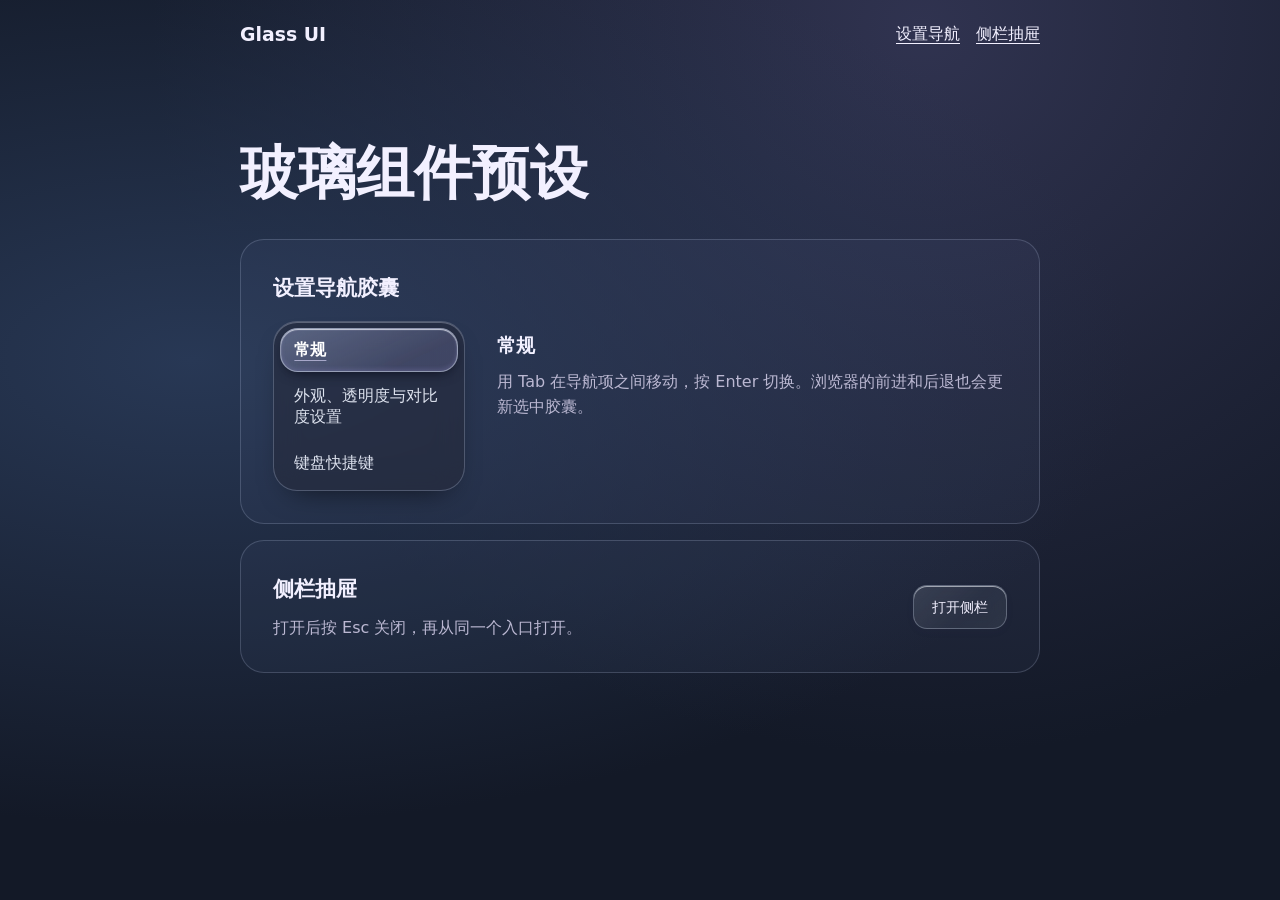
<file: docs/presets/index.html>
<!doctype html>
<html lang="zh-CN" data-theme="dark" data-material="frosted">
<head>
  <meta charset="utf-8">
  <meta name="viewport" content="width=device-width, initial-scale=1">
  <meta name="color-scheme" content="dark">
  <title>组件预设 · Glass UI</title>
  <link rel="stylesheet" href="../glass.css">
  <link rel="stylesheet" href="presets.css">
  <script defer src="../glass.js"></script>
  <script defer src="presets.js"></script>
</head>
<body class="preset-page">
  <header class="preset-header">
    <a class="preset-brand" href="../index.html">Glass UI</a>
    <nav aria-label="预设">
      <a href="#settings-preset">设置导航</a>
      <a href="#drawer-preset">侧栏抽屉</a>
    </nav>
  </header>
  <main class="preset-main">
    <h1>玻璃组件预设</h1>
    <section class="preset-example" id="settings-preset" aria-labelledby="settings-title">
      <h2 id="settings-title">设置导航胶囊</h2>
      <div class="preset-settings-layout">
        <nav data-glass-settings="vertical" aria-label="设置分类">
          <span data-glass-pill aria-hidden="true"></span>
          <a data-glass-setting href="#settings-general" aria-current="page">常规</a>
          <a data-glass-setting href="#settings-appearance">外观、透明度与对比度设置</a>
          <a data-glass-setting href="#settings-shortcuts">键盘快捷键</a>
        </nav>
        <div class="preset-settings-copy" aria-live="polite">
          <div id="settings-general" data-settings-view>
            <h3>常规</h3>
            <p>用 Tab 在导航项之间移动，按 Enter 切换。浏览器的前进和后退也会更新选中胶囊。</p>
          </div>
          <div id="settings-appearance" data-settings-view hidden>
            <h3>外观</h3>
            <p>两行标签的高度由内容决定。选中胶囊会填满该项，文字保持原来的排版。</p>
          </div>
          <div id="settings-shortcuts" data-settings-view hidden>
            <h3>键盘快捷键</h3>
            <p>在系统设置中开启减少动态效果后，胶囊会直接对齐到新选项。</p>
          </div>
        </div>
      </div>
    </section>
    <section class="preset-example preset-drawer-example" id="drawer-preset" aria-labelledby="drawer-title">
      <div>
        <h2 id="drawer-title">侧栏抽屉</h2>
        <p>打开后按 Esc 关闭，再从同一个入口打开。</p>
      </div>
      <button class="g-button" type="button" data-drawer-open aria-haspopup="dialog" aria-controls="preset-drawer">打开侧栏</button>
      <dialog class="preset-native-drawer" id="preset-drawer" data-glass-drawer aria-labelledby="preset-drawer-title">
        <span data-glass-drawer-surface aria-hidden="true"></span>
        <div class="preset-drawer-content">
          <h3 id="preset-drawer-title">快速设置</h3>
          <p>关闭后，焦点会回到打开侧栏的按钮。</p>
          <form method="dialog">
            <button class="g-button" autofocus>关闭侧栏</button>
          </form>
        </div>
      </dialog>
    </section>
  </main>
</body>
</html>
</file>
<file: docs/glass.css>
/* Glass UI: reusable, framework-independent foundation. */
:root {
  color-scheme: light;
  --g-ink: #202439;
  --g-muted: #62677b;
  --g-accent: #5147c5;
  --g-accent-rgb: 93, 80, 211;
  --g-bg: #f1f1f8;
  --g-surface: rgba(255, 255, 255, .52);
  --g-solid: #f8f8fc;
  --g-subtle: rgba(255, 255, 255, .33);
  --g-border: rgba(255, 255, 255, .86);
  --g-outline: rgba(76, 70, 108, .2);
  --g-highlight: rgba(255, 255, 255, .96);
  --g-shadow: 0 16px 48px -24px rgba(45, 33, 90, .28), 0 2px 8px rgba(45, 33, 90, .035);
  --g-blur: 18px;
  --g-radius: 24px;
  --g-glow: .13;
  --g-focus: #5d4adb;
  --g-error: #a82d4c;
  --g-success: #22614b;
  --g-speed: 180ms;
}
:root[data-theme="dark"] {
  color-scheme: dark;
  --g-ink: #f2f0ff;
  --g-muted: #bbb8d2;
  --g-accent: #c4b9ff;
  --g-accent-rgb: 183, 157, 255;
  --g-bg: #0d111e;
  --g-surface: rgba(37, 36, 60, .64);
  --g-solid: #202739;
  --g-subtle: rgba(221, 231, 255, .065);
  --g-border: rgba(226, 237, 255, .27);
  --g-outline: rgba(216, 226, 255, .21);
  --g-highlight: rgba(246, 249, 255, .56);
  --g-shadow: 0 22px 58px -25px #000b, 0 2px 10px #0002;
  --g-focus: #d0baff;
  --g-error: #ff9db4;
  --g-success: #8ce0b4;
}
[data-theme="dark"][data-material="frosted"] { --g-surface: rgba(29, 36, 56, .44); }
[data-material="clear"] { --g-surface: rgba(255, 255, 255, .23); --g-blur: 6px; }
[data-theme="dark"][data-material="clear"] { --g-surface: rgba(36, 34, 59, .35); }
[data-material="tinted"] { --g-surface: rgba(179, 169, 241, .26); --g-blur: 16px; }
[data-theme="dark"][data-material="tinted"] { --g-surface: rgba(105, 85, 164, .28); }
[data-material="prism"] { --g-surface: rgba(255, 255, 255, .28); --g-blur: 9px; }
[data-theme="dark"][data-material="prism"] { --g-surface: rgba(43, 38, 66, .4); }
*, *::before, *::after { box-sizing: border-box; }
[hidden] { display: none !important; }
button, input, select, textarea { font: inherit; }
button, a, input, select, textarea, summary { -webkit-tap-highlight-color: transparent; }
button { color: inherit; }
:where(button, a, input, select, textarea, summary, [tabindex]):focus-visible {
  outline: 2px solid var(--g-focus); outline-offset: 4px;
}
.sr-only {
  position: absolute; width: 1px; height: 1px; padding: 0; margin: -1px;
  overflow: hidden; clip-path: inset(50%); white-space: nowrap; border: 0;
}
.glass {
  position: relative; border-radius: var(--g-radius);
  background: var(--g-surface); border: 1px solid var(--g-border);
  -webkit-backdrop-filter: blur(var(--g-blur)) saturate(1.3);
  backdrop-filter: blur(var(--g-blur)) saturate(1.3);
  box-shadow: var(--g-shadow), inset 0 1px 0 var(--g-highlight), inset 0 -1px 0 rgba(100, 80, 160, .05);
}
.glass__content { position: relative; z-index: 2; }
[data-glass-card] { perspective: 1100px; min-width: 0; }
[data-glass-face] {
  transform: rotateX(var(--g-rx, 0deg)) rotateY(var(--g-ry, 0deg));
  transform-origin: center; overflow: hidden;
}
.glass__light, .glass__edge { position: absolute; inset: 0; border-radius: inherit; pointer-events: none; }
.glass__light {
  z-index: 1; opacity: var(--g-lit, 0);
  background: radial-gradient(160px circle at var(--g-mx, 50%) var(--g-my, 50%), rgba(255,255,255,var(--g-glow)), transparent 100%);
}
.glass__edge { z-index: 3; opacity: var(--g-lit, 0); padding: 1px; }
@supports (mask-composite: exclude) or (-webkit-mask-composite: xor) {
  .glass__edge {
    background: radial-gradient(135px circle at var(--g-mx, 50%) var(--g-my, 50%), rgba(255,255,255,.98), rgba(174,149,255,.5) 45%, transparent 100%);
    -webkit-mask: linear-gradient(#fff 0 0) content-box, linear-gradient(#fff 0 0);
    -webkit-mask-composite: xor;
    mask: linear-gradient(#fff 0 0) content-box, linear-gradient(#fff 0 0);
    mask-composite: exclude;
  }
}
[data-material="prism"] .glass { border-color: rgba(197, 191, 245, .62); }
[data-material="prism"] .glass::after {
  content: ""; position: absolute; inset: 0; border-radius: inherit; padding: 1px; pointer-events: none;
  background: linear-gradient(140deg, #ffffffd9, #98dfff99 26%, #f3aada80 48%, transparent 60%, #bc9dff88 83%, #ffffffcc);
  -webkit-mask: linear-gradient(#fff 0 0) content-box, linear-gradient(#fff 0 0);
  -webkit-mask-composite: xor;
  mask: linear-gradient(#fff 0 0) content-box, linear-gradient(#fff 0 0);
  mask-composite: exclude;
}
.g-button, .g-icon-button, .g-chip {
  position: relative;
  display: inline-flex; justify-content: center; align-items: center; gap: 8px;
  min-height: 44px; padding: 10px 18px; border-radius: 14px;
  border: 1px solid var(--g-border); background: var(--g-subtle); color: var(--g-ink);
  box-shadow: inset 0 1px 0 var(--g-highlight), 0 3px 8px rgba(65,45,110,.045);
  -webkit-backdrop-filter: blur(8px); backdrop-filter: blur(8px);
  text-decoration: none; font-size: 14px; font-weight: 580; cursor: pointer;
  white-space: nowrap; flex-shrink: 0;
  transition: background var(--g-speed), box-shadow var(--g-speed), transform var(--g-speed);
}
.g-button:hover, .g-icon-button:hover, .g-chip:hover { background: rgba(var(--g-accent-rgb), .12); box-shadow: inset 0 1px 0 var(--g-highlight), 0 4px 15px rgba(var(--g-accent-rgb),.12); }
.g-button:active, .g-icon-button:active, .g-chip:active { transform: scale(.98); }
.g-button--primary { background: rgba(var(--g-accent-rgb),.15); color: var(--g-accent); border-color: rgba(var(--g-accent-rgb),.3); }
.g-button--danger { color: var(--g-error); background: rgba(211,72,112,.09); }
.g-icon-button { width: 44px; padding: 10px; flex-shrink: 0; }
.g-icon { width: 20px; height: 20px; stroke: currentColor; stroke-width: 1.7; fill: none; stroke-linecap: round; stroke-linejoin: round; flex-shrink: 0; }
.g-button:disabled, .g-icon-button:disabled { opacity: .46; cursor: not-allowed; transform: none; box-shadow: none; }
.g-button[aria-busy="true"] { cursor: wait; opacity: .8; }
.g-button[aria-busy="true"]::before, .g-spinner { content: ""; width: 15px; height: 15px; border: 2px solid currentColor; border-right-color: transparent; border-radius: 50%; animation: g-spin .8s linear infinite; }
.g-button[aria-busy="true"]::before { position: absolute; left: 5px; width: 10px; height: 10px; }
@keyframes g-spin { to { transform: rotate(360deg); } }
.g-segment {
  display: flex; position: relative; isolation: isolate; gap: 3px; padding: 6px;
  width: fit-content; max-width: 100%; border-radius: 999px; overflow: hidden;
  background: var(--g-subtle); border: 1px solid var(--g-border);
  box-shadow: inset 0 1px 0 var(--g-highlight), 0 8px 28px -17px rgba(35,25,75,.24);
  -webkit-backdrop-filter: blur(var(--g-blur)); backdrop-filter: blur(var(--g-blur));
}
.g-segment [role="tab"] {
  z-index: 2; position: relative; flex: 0 0 auto; border: 0; background: none; cursor: pointer;
  min-height: 44px; padding: 12px 23px; border-radius: 999px; color: var(--g-muted); font-weight: 580;
  white-space: nowrap; transition: color var(--g-speed);
}
.g-segment [role="tab"][aria-selected="true"] { color: var(--g-accent); }
.g-segment [role="tab"]:focus-visible { outline-offset: -4px; }
.g-segment[aria-orientation="vertical"] { flex-direction: column; border-radius: 24px; }
.g-segment[aria-orientation="vertical"] [role="tab"] { text-align: left; justify-content: flex-start; border-radius: 18px; }
.g-segment__pill[data-glass-pill-axis="vertical"],
.g-segment[aria-orientation="vertical"] .g-segment__pill { transform: translateY(var(--g-pill-x, 6px)) scaleX(var(--g-pill-y, 1)); border-radius: 18px; }
.g-segment [role="tab"]:disabled { opacity: .5; cursor: not-allowed; }
.g-segment__pill {
  pointer-events: none; position: absolute; z-index: 1; left: 0; top: 6px; height: calc(100% - 12px);
  width: var(--g-pill-w, 0px); transform: translateX(var(--g-pill-x, 6px)) scaleY(var(--g-pill-y, 1));
  border-radius: 999px; overflow: hidden; background: var(--g-surface);
  border: 1px solid var(--g-highlight);
  box-shadow: inset 0 1px 1px var(--g-highlight), inset 0 -2px 3px rgba(var(--g-accent-rgb),.07), 0 4px 14px -6px rgba(36,25,70,.24);
  -webkit-backdrop-filter: blur(5px) saturate(1.35); backdrop-filter: blur(5px) saturate(1.35);
}
.g-segment__pill::after { content:""; position:absolute; inset:0; border-radius:inherit; box-shadow: inset 1px 0 0 rgba(202,216,255,.45), inset -1px 0 0 rgba(242,195,238,.4); }
[data-refraction="true"] .g-segment__pill {
  -webkit-backdrop-filter: var(--g-lens-filter, blur(5px)) blur(3px) saturate(1.3);
  backdrop-filter: var(--g-lens-filter, blur(5px)) blur(3px) saturate(1.3);
}
.g-field { display: grid; gap: 8px; font-size: 14px; }
.g-field > label, .g-label { font-size: 13px; font-weight: 600; }
.g-input, .g-select, .g-textarea {
  display: block; width: 100%; min-height: 46px; padding: 12px 14px;
  background: var(--g-subtle); color: var(--g-ink); border: 1px solid var(--g-outline); border-radius: 13px;
  box-shadow: inset 0 1px 2px rgba(45,35,85,.035); transition: border-color var(--g-speed), background var(--g-speed);
}
.g-input::placeholder, .g-textarea::placeholder { color: var(--g-muted); opacity: .85; }
.g-input:focus, .g-select:focus, .g-textarea:focus { border-color: var(--g-accent); background: rgba(var(--g-accent-rgb),.04); }
.g-input[aria-invalid="true"] { border-color: var(--g-error); }
.g-select option { color: var(--g-ink); background: var(--g-solid); }
.g-textarea { min-height: 90px; resize: vertical; line-height: 1.6; }
.g-hint { color: var(--g-muted); font-size: 12px; margin: 0; line-height: 1.6; min-width: 0; overflow-wrap: anywhere; }
.g-error { color: var(--g-error); font-size: 12px; min-height: 20px; margin: 0; }
.g-search { position: relative; }
.g-search .g-icon { position: absolute; left: 14px; top: 13px; color: var(--g-muted); pointer-events: none; }
.g-search input { padding-left: 42px; }
.g-option { display: flex; align-items: center; gap: 11px; font-size: 14px; min-height: 44px; cursor: pointer; }
.g-option input[type="checkbox"]:not([role="switch"]), .g-option input[type="radio"] {
  appearance: none; -webkit-appearance: none; width: 20px; height: 20px; flex-shrink: 0; margin: 0;
  border: 1px solid var(--g-muted); background: var(--g-subtle); border-radius: 6px;
  box-shadow: inset 0 1px 1px var(--g-highlight); display: grid; place-items: center; cursor: pointer;
}
.g-option input[type="radio"] { border-radius: 50%; }
.g-option input:checked { background: rgba(var(--g-accent-rgb),.17); border-color: var(--g-accent); }
.g-option input[type="checkbox"]:not([role="switch"]):checked::before {
  content: ""; width: 9px; height: 5px; border-left: 2px solid var(--g-accent); border-bottom: 2px solid var(--g-accent); transform: rotate(-45deg) translateY(-1px);
}
.g-option input[type="radio"]:checked::before { content: ""; width: 8px; height: 8px; border-radius: 50%; background: var(--g-accent); }
.g-option:has(input:disabled) { opacity: .5; cursor: not-allowed; }
.g-option input:disabled { cursor: not-allowed; }
.g-switch {
  appearance: none; -webkit-appearance: none; position: relative; margin: 0; flex-shrink: 0;
  width: 48px; height: 28px; border-radius: 999px; border: 1px solid var(--g-outline);
  background: rgba(var(--g-accent-rgb),.07); cursor: pointer; transition: background 220ms;
}
.g-switch::before {
  content: ""; position: absolute; top: 3px; left: 3px; width: 20px; height: 20px; border-radius: 50%;
  background: var(--g-solid); border: 1px solid var(--g-border); box-shadow: 0 2px 4px rgba(45,30,85,.22), inset 0 1px 0 #fff;
  transition: transform 300ms cubic-bezier(.2,1.45,.4,1);
}
.g-switch:checked { background: rgba(var(--g-accent-rgb),.55); border-color: rgba(var(--g-accent-rgb),.45); }
.g-switch:checked::before { transform: translateX(20px); }
.g-range { width: 100%; accent-color: var(--g-accent); height: 26px; cursor: pointer; }
.g-choice-row { display: flex; gap: 8px; flex-wrap: wrap; }
.g-chip { min-height: 40px; border-radius: 999px; padding: 8px 14px; font-size: 13px; }
.g-chip:has(input:checked) { color: var(--g-accent); background: rgba(var(--g-accent-rgb),.15); border-color: rgba(var(--g-accent-rgb),.35); }
.g-chip:has(input:focus-visible) { outline: 2px solid var(--g-focus); outline-offset: 3px; }
.g-chip:has(input:checked)::before { content: "✓"; }
.g-badge { display: inline-flex; align-items: center; gap: 5px; padding: 5px 9px; border-radius: 999px; color: var(--g-accent); font-size: 11px; font-weight: 600; background: rgba(var(--g-accent-rgb),.1); border: 1px solid rgba(var(--g-accent-rgb),.18); }
.g-badge--success { color: var(--g-success); background: rgba(80,180,135,.1); border-color: rgba(70,140,105,.2); }
.g-progress { width: 100%; height: 7px; border: 0; border-radius: 99px; overflow: hidden; background: rgba(var(--g-accent-rgb),.12); accent-color: var(--g-accent); }
.g-progress::-webkit-progress-bar { background: rgba(var(--g-accent-rgb),.12); border-radius: 99px; }
.g-progress::-webkit-progress-value { background: linear-gradient(90deg, rgba(var(--g-accent-rgb),.45), rgba(var(--g-accent-rgb),.85)); border-radius: 99px; }
.g-progress::-moz-progress-bar { background: rgba(var(--g-accent-rgb),.65); border-radius: 99px; }
.g-menu { position: relative; display: inline-block; }
.g-menu summary { list-style: none; }
.g-menu summary::-webkit-details-marker { display: none; }
.g-menu__content {
  position: absolute; top: calc(100% + 8px); left: 0; z-index: 30; width: 200px; padding: 7px;
  border-radius: 18px; background: var(--g-solid);
}
.g-menu__content button { width: 100%; text-align: left; border: 0; background: none; border-radius: 10px; padding: 12px; cursor: pointer; }
.g-menu__content button:hover { background: rgba(var(--g-accent-rgb),.1); }
.g-tooltip-wrap { position: relative; display: inline-flex; }
.g-tooltip { visibility: hidden; opacity: 0; position: absolute; bottom: calc(100% + 12px); left: 50%; transform: translateX(-50%); min-width: 180px; max-width: 230px; padding: 10px 13px; border-radius: 12px; font-size: 12px; background: var(--g-solid); color: var(--g-ink); z-index: 20; pointer-events: none; transition: opacity 140ms; }
.g-tooltip-wrap:hover .g-tooltip, .g-tooltip-wrap:focus-within .g-tooltip { visibility: visible; opacity: 1; }
.g-tooltip-wrap[data-dismissed] .g-tooltip { visibility: hidden; opacity: 0; }
.g-dialog { color: var(--g-ink); width: min(440px, calc(100% - 32px)); padding: 28px; max-height: calc(100dvh - 48px); overflow-y: auto; }
.g-dialog::backdrop { background: rgba(28,25,51,.28); -webkit-backdrop-filter: blur(5px); backdrop-filter: blur(5px); }
.g-dialog[open] { animation: g-enter 240ms cubic-bezier(.2,.8,.2,1); }
.g-dialog h2 { margin: 0 0 12px; font-size: 24px; }
.g-dialog p { line-height: 1.8; color: var(--g-muted); font-size: 14px; }
.g-dialog form[method="dialog"] { display: flex; justify-content: flex-end; gap: 10px; margin-top: 24px; }
.g-drawer { height: 100dvh; max-height: 100dvh; width: min(400px,calc(100% - 24px)); margin: 0 0 0 auto; border-radius: 24px 0 0 24px; padding: 30px; }
.g-drawer[open] { animation: g-drawer-in 280ms cubic-bezier(.2,.8,.2,1); }
@keyframes g-enter { from { opacity: 0; transform: translateY(12px) scale(.98); } }
@keyframes g-drawer-in { from { transform: translateX(100%); } }
.g-toast {
  position: fixed; z-index: 100; bottom: 28px; left: 50%; transform: translateX(-50%);
  display: flex; align-items: center; gap: 12px; max-width: min(440px,calc(100vw - 32px)); padding: 14px 20px;
  background: var(--g-solid); font-size: 14px;
}
.g-toast:empty { display: none; }
.g-toast:not(:empty) { animation: g-enter-toast 200ms ease-out; }
@keyframes g-enter-toast { from { opacity: 0; margin-bottom: -8px; } }
/* Progressive material enhancement: no unknown-media negation required. */
@media (forced-colors: none) and (prefers-contrast: no-preference) {
  @supports ((backdrop-filter: blur(1px)) or (-webkit-backdrop-filter: blur(1px))) {
    :root:not([data-no-blur]):not([data-glass-quality="static"]):not([data-glass-transparency="reduced"]) .glass { background-image: linear-gradient(132deg,#ffffff0e,transparent 36%,#ffffff03 75%,#ffffff09); }
    :root:not([data-no-blur]):not([data-glass-quality="static"]):not([data-glass-transparency="reduced"]) .g-segment { -webkit-backdrop-filter: blur(9px); backdrop-filter: blur(9px); }
    :root[data-theme="dark"]:not([data-no-blur]):not([data-glass-quality="static"]):not([data-glass-transparency="reduced"]) .g-segment__pill {
      background: linear-gradient(135deg,#ffffff21,#d5c6ff0f 52%,#b9e9ff18);
      border-color: #edf4ff70;
      box-shadow: inset 0 1px 1px #ffffffa3,inset 0 -2px 3px #090d2433,0 6px 16px -7px #030612b3;
    }
    :root:not([data-no-blur]):not([data-glass-quality="static"]):not([data-glass-transparency="reduced"]) .glass :is(.g-button,.g-icon-button,.g-chip) { -webkit-backdrop-filter: blur(3px); backdrop-filter: blur(3px); }
    :root:not([data-no-blur]):not([data-glass-quality="static"]):not([data-glass-transparency="reduced"]) :is(.g-button,.g-icon-button,.g-chip):not(:disabled) { background-image: linear-gradient(135deg,#ffffff0f,transparent 58%,#ffffff04); }
  }
}
[data-glass-motion="off"] *, [data-glass-motion="off"] *::before, [data-glass-motion="off"] *::after { animation: none !important; transition: none !important; scroll-behavior: auto !important; }
[data-glass-motion="off"] [data-glass-face] { transform: none !important; }
[data-glass-motion="off"] .g-segment__pill { -webkit-backdrop-filter: blur(5px); backdrop-filter: blur(5px); }
@supports not ((backdrop-filter: blur(1px)) or (-webkit-backdrop-filter: blur(1px))) {
  .glass, .g-segment, .g-segment__pill, .g-menu__content, .g-tooltip { background: var(--g-solid); }
}
[data-no-blur] .glass, [data-no-blur] .g-segment, [data-no-blur] .g-segment__pill { -webkit-backdrop-filter: none !important; backdrop-filter: none !important; background: var(--g-solid); }
[data-no-blur] :is(.g-button,.g-icon-button,.g-chip), [data-no-blur] .g-dialog::backdrop { -webkit-backdrop-filter: none !important; backdrop-filter: none !important; }
[data-glass-quality="balanced"] .glass { -webkit-backdrop-filter: blur(min(var(--g-blur), 10px)); backdrop-filter: blur(min(var(--g-blur), 10px)); }
[data-glass-quality="balanced"] .g-segment__pill { -webkit-backdrop-filter: blur(5px); backdrop-filter: blur(5px); }
[data-glass-quality="static"] *, [data-glass-quality="static"] *::before, [data-glass-quality="static"] *::after { animation: none !important; transition: none !important; scroll-behavior: auto !important; }
[data-glass-quality="static"] [data-glass-face] { transform: none !important; }
:is([data-glass-quality="static"],[data-glass-transparency="reduced"]) :is(.glass,.g-segment,.g-segment__pill,.g-button,.g-icon-button,.g-chip,.g-input,.g-select,.g-textarea,.g-menu__content,.g-tooltip) {
  background: var(--g-solid); -webkit-backdrop-filter: none !important; backdrop-filter: none !important;
}
[data-glass-transparency="reduced"] .glass__light { display: none; }
:is([data-glass-quality="static"],[data-glass-transparency="reduced"]) .g-dialog::backdrop { -webkit-backdrop-filter: none; backdrop-filter: none; }
@media (prefers-reduced-transparency: reduce), (prefers-contrast: more) {
  :is(.glass,.g-segment,.g-segment__pill,.g-button,.g-icon-button,.g-chip,.g-input,.g-select,.g-textarea,.g-menu__content,.g-tooltip) {
    background: var(--g-solid); -webkit-backdrop-filter: none !important; backdrop-filter: none !important;
  }
  .glass__light { display: none; }
  .g-dialog::backdrop { -webkit-backdrop-filter: none; backdrop-filter: none; }
  .g-segment [role="tab"][aria-selected="true"] { text-decoration: underline; text-underline-offset: 5px; }
}
@media (prefers-reduced-motion: reduce) {
  *, *::before, *::after { animation: none !important; transition: none !important; scroll-behavior: auto !important; }
  [data-glass-face] { transform: none !important; }
  .g-segment__pill { -webkit-backdrop-filter: blur(5px) !important; backdrop-filter: blur(5px) !important; }
}
@media (forced-colors: active) {
  .glass, .g-segment, .g-segment__pill, .g-button, .g-icon-button, .g-chip, .g-input, .g-select, .g-textarea, .g-menu__content, .g-tooltip { background: Canvas; color: CanvasText; border: 1px solid CanvasText; box-shadow: none; -webkit-backdrop-filter: none; backdrop-filter: none; }
  .glass__edge, .glass__light { display: none; }
  [role="tab"][aria-selected="true"] { color: Highlight !important; text-decoration: underline; }
  .g-option input { appearance: auto !important; }
  .g-switch::before { display: none; }
  .g-chip:has(input:checked) { outline: 2px solid Highlight; }
  :focus-visible { outline-color: Highlight; }
}

/* Solid modes override every enhanced material layer, including nested controls. */
:is([data-no-blur],[data-glass-quality="static"],[data-glass-transparency="reduced"]) :is(.glass,.g-segment,.g-segment__pill,.g-button,.g-icon-button,.g-chip,.g-input,.g-select,.g-textarea,.g-menu__content,.g-tooltip) {
  background: var(--g-solid) !important; border-color: var(--g-outline) !important; box-shadow: none !important; -webkit-backdrop-filter: none !important; backdrop-filter: none !important;
}
@supports not ((backdrop-filter: blur(1px)) or (-webkit-backdrop-filter: blur(1px))) {
  :is(.glass,.g-segment,.g-segment__pill,.g-button,.g-icon-button,.g-chip,.g-input,.g-select,.g-textarea,.g-menu__content,.g-tooltip) { background: var(--g-solid) !important; box-shadow: none !important; }
}
@media (prefers-reduced-transparency: reduce), (prefers-contrast: more) {
  :is(.glass,.g-segment,.g-segment__pill,.g-button,.g-icon-button,.g-chip,.g-input,.g-select,.g-textarea,.g-menu__content,.g-tooltip) { background: var(--g-solid) !important; border-color: var(--g-outline) !important; box-shadow: none !important; -webkit-backdrop-filter: none !important; backdrop-filter: none !important; }
}
@media (forced-colors: active) {
  :root :is(.glass,.g-segment,.g-segment__pill,.g-button,.g-icon-button,.g-chip,.g-input,.g-select,.g-textarea,.g-menu__content,.g-tooltip) { background: Canvas !important; color: CanvasText; border-color: CanvasText !important; box-shadow: none !important; -webkit-backdrop-filter: none !important; backdrop-filter: none !important; }
}
</file>
<file: docs/demo.css>
html { scroll-behavior: smooth; scroll-padding-top: 30px; }
body { margin: 0; background: var(--g-bg); color: var(--g-ink); font-family: -apple-system, BlinkMacSystemFont, "Segoe UI", "PingFang SC", "Microsoft YaHei", sans-serif; -webkit-font-smoothing: antialiased; }
body::after { content: ""; position: fixed; inset: 0; z-index: -1; opacity: .25; background-image: url("data:image/svg+xml,%3Csvg xmlns='http://www.w3.org/2000/svg' width='140' height='140'%3E%3Cfilter id='n'%3E%3CfeTurbulence type='fractalNoise' baseFrequency='.85' numOctaves='3' stitchTiles='stitch'/%3E%3C/filter%3E%3Crect width='100%25' height='100%25' opacity='.18' filter='url(%23n)'/%3E%3C/svg%3E"); pointer-events: none; }
.icon-sprite { position: absolute; width: 0; height: 0; overflow: hidden; }
.ambient { position: fixed; inset: 0 0 auto; height: 100vh; overflow: hidden; pointer-events: none; z-index: -1; }
.ambient i { position: absolute; border-radius: 50%; filter: blur(65px); }
.ambient i:nth-child(1) { background: #c6b6f8; width: 620px; height: 500px; right: -160px; top: 110px; opacity: .48; }
.ambient i:nth-child(2) { background: #b4dedc; width: 510px; height: 490px; right: 23%; top: 230px; opacity: .4; }
.ambient i:nth-child(3) { background: #efc1d5; width: 500px; height: 440px; left: -260px; top: 770px; opacity: .25; }
[data-theme="dark"] .ambient { opacity: .68; }
.page-shell { max-width: 1240px; margin: 0 auto; padding: 0 52px; }
.site-header { display: flex; justify-content: space-between; align-items: center; height: 108px; border-bottom: 1px solid var(--g-outline); }
.wordmark { display: inline-flex; gap: 5px; align-items: center; color: var(--g-ink); text-decoration: none; font-size: 25px; font-weight: 650; letter-spacing: -.8px; }
.wordmark-light { font-weight: 350; }
.brand-mark { display: inline-block; width: 35px; height: 36px; position: relative; margin-right: 10px; }
.brand-mark i { display: block; position: absolute; width: 24px; height: 27px; border-radius: 7px; transform: rotate(-16deg); border: 1px solid rgba(255,255,255,.85); background: linear-gradient(150deg,rgba(203,197,254,.75),rgba(160,182,226,.45)); box-shadow: 0 3px 8px rgba(80,50,130,.1),inset 0 1px 0 #fff; }
.brand-mark i:nth-child(1) { left: 0; top: 7px; }
.brand-mark i:nth-child(2) { left: 9px; top: 1px; background: linear-gradient(130deg,#e2defbbb,#d2e9ee66); backdrop-filter: blur(3px); }
.version { margin-left: 5px; font-family: ui-monospace, monospace; font-size: 10px; align-self: flex-start; line-height: 24px; color: var(--g-muted); }
.header-right { display: flex; align-items: center; gap: 24px; }
.header-note { color: var(--g-muted); font-size: 9px; letter-spacing: 1.7px; }
.skip-link { position: fixed; left: 18px; top: -100px; z-index: 200; background: var(--g-solid); }
.skip-link:focus { top: 18px; }
.hero { display: grid; grid-template-columns: 1.08fr 1fr; align-items: center; min-height: 615px; gap: 35px; padding: 64px 0 60px; }
.eyebrow { display: inline-flex; align-items: center; gap: 9px; color: var(--g-muted); font-family: ui-monospace, SFMono-Regular, Consolas, monospace; font-size: 10px; letter-spacing: 1.7px; font-weight: 500; }
.eyebrow > i { display: inline-block; width: 6px; height: 6px; background: #9b8adf; border-radius: 50%; box-shadow: 0 0 0 4px rgba(155,138,223,.12); }
h1 { margin: 24px 0 20px; font-size: clamp(42px, 4.7vw, 62px); line-height: 1.3; letter-spacing: -2px; font-weight: 600; }
h1 > span { color: var(--g-accent); }
.hero-description { color: var(--g-muted); font-size: 15px; line-height: 1.95; margin: 0 0 28px; }
.hero-actions { display: flex; align-items: center; gap: 20px; }
.hero-actions .g-button { padding: 13px 19px; }
.hero-meta { color: var(--g-muted); font-size: 11px; }
.hero-meta b { padding: 0 6px; }
.hero-stats { display: flex; gap: 40px; margin-top: 44px; }
.hero-stats > div { display: grid; gap: 7px; }
.hero-stats strong { font-size: 21px; font-weight: 550; font-variant-numeric: tabular-nums; }
.hero-stats span { color: var(--g-muted); font-size: 11px; }
.hero-preview { position: relative; min-height: 430px; display: flex; align-items: center; padding: 20px 27px 0 23px; }
#hero-card { width: 100%; z-index: 2; }
.focus-card { padding: 26px; border-radius: 30px; background: var(--g-surface); box-shadow: 0 30px 70px -27px rgba(75,53,126,.25), inset 0 1px 0 var(--g-highlight); }
.app-icon { display: grid; place-items: center; width: 42px; height: 42px; border-radius: 13px; background: rgba(var(--g-accent-rgb),.09); border: 1px solid rgba(var(--g-accent-rgb),.14); color: var(--g-accent); box-shadow: inset 0 1px 1px var(--g-highlight); }
.app-icon .g-icon { width: 23px; height: 23px; }
.focus-copy { margin: 26px 0; }
.tiny-label { color: var(--g-muted); font-size: 8px; letter-spacing: 1.8px; }
.focus-copy h2 { font-size: 29px; line-height: 1.5; font-weight: 570; letter-spacing: -.6px; margin: 9px 0; }
.focus-copy p { font-size: 12px; color: var(--g-muted); }
.focus-setting { display: flex; align-items: center; justify-content: space-between; padding: 15px; margin: 0 -4px; border: 1px solid var(--g-border); border-radius: 15px; background: rgba(var(--g-accent-rgb),.035); }
.focus-setting > div { display: grid; gap: 5px; }
.focus-setting strong { font-size: 12px; font-weight: 600; }
.focus-setting span { font-size: 10px; color: var(--g-muted); }
.focus-progress { margin-top: 21px; }
.focus-progress .row { font-size: 10px; color: var(--g-muted); margin-bottom: 9px; }
.focus-progress strong { color: var(--g-accent); font-weight: 600; }
.orbit { position: absolute; border: 1px solid rgba(var(--g-accent-rgb),.13); border-radius: 50%; transform: rotate(-25deg); pointer-events: none; }
.orbit-one { width: 112%; height: 68%; left: -6%; top: 17%; }
.orbit-two { width: 92%; height: 100%; left: 4%; top: 0; }
.floating-note { font-family: ui-monospace, monospace; font-size: 8px; letter-spacing: 1.7px; color: var(--g-muted); position: absolute; z-index: 3; }
.note-top { right: 7px; top: 0; }
.note-bottom { left: 6px; bottom: -16px; }
.floating-tile { position: absolute; bottom: -2px; right: -18px; padding: 13px 19px 13px 13px; border-radius: 18px; display: flex; align-items: center; gap: 13px; z-index: 3; transform: rotate(-3deg); background: var(--g-surface); pointer-events: none; }
.floating-tile > div:last-child { display: grid; gap: 5px; }
.floating-tile strong { font-size: 11px; font-weight: 600; }
.floating-tile span { font-size: 9px; color: var(--g-muted); }
.stacked-circles { display: flex; width: 55px; padding-left: 5px; }
.stacked-circles i { flex-shrink: 0; width: 27px; height: 27px; border-radius: 50%; border: 1px solid rgba(255,255,255,.9); margin-left: -6px; background: linear-gradient(135deg,#d5ceef,#a69acb); }
.stacked-circles i:nth-child(2) { background: linear-gradient(135deg,#c4e3de,#9bc2b9); }
.stacked-circles i:nth-child(3) { background: linear-gradient(135deg,#f2dfeb,#ddb8d1); }
.showcase { padding: 24px 0 0; }
.section-heading { display: flex; justify-content: space-between; align-items: flex-end; margin-bottom: 27px; }
.section-heading h2 { font-size: 26px; font-weight: 560; margin: 13px 0 0; letter-spacing: -.5px; }
.section-heading > p { color: var(--g-muted); font-size: 12px; margin-bottom: 3px; }
.showcase-toolbar { display: flex; justify-content: space-between; gap: 16px; align-items: center; margin-bottom: 28px; }
.motion-control { font-size: 11px; color: var(--g-muted); }
.motion-control .g-switch { width: 40px; height: 24px; }
.motion-control .g-switch::before { width: 16px; height: 16px; }
.motion-control .g-switch:checked::before { transform: translateX(16px); }
.component-grid { display: grid; grid-template-columns: 1fr 1fr; gap: 22px; align-items: stretch; }
.specimen { padding: 25px 28px 28px; min-width: 0; }
.specimen-top { display: flex; justify-content: space-between; align-items: center; min-height: 24px; color: var(--g-muted); margin-bottom: 18px; }
.specimen-top > span:first-child { font-family: ui-monospace, monospace; font-size: 9px; letter-spacing: 1.6px; }
.specimen-top .g-icon { width: 17px; height: 17px; opacity: .65; }
.specimen h3 { font-size: 21px; font-weight: 560; letter-spacing: -.4px; margin: 0 0 9px; }
.specimen > p { font-size: 11px; color: var(--g-muted); line-height: 1.8; margin: 0 0 23px; }
.row { display: flex; align-items: center; gap: 10px; }
.between { justify-content: space-between; }
.wrap { flex-wrap: wrap; }
.sample-stack { display: grid; gap: 14px; margin-top: 25px; }
.options-grid { display: grid; grid-template-columns: 1fr 1fr; gap: 20px; margin: -4px 0 16px; }
.reset-fieldset { padding: 0; margin: 0; border: 0; min-width: 0; }
#demo-form { display: grid; gap: 18px; }
#demo-form .g-field:first-child { gap: 7px; }
#demo-form .g-error:empty { display: none; }
#demo-form .g-hint { text-align: right; max-width: 220px; }
.two-fields { display: grid; grid-template-columns: 1.1fr 1fr; gap: 14px; }
.g-field output { color: var(--g-accent); font-size: 12px; font-variant-numeric: tabular-nums; }
.card-column { display: grid; gap: 22px; }
.metric-card { min-height: 251px; }
.metric-card h3 { font-size: 16px; margin-top: 4px; }
.metric { display: flex; align-items: baseline; gap: 10px; margin: 19px 0; }
.metric strong { font-size: 36px; font-weight: 500; letter-spacing: -1px; }
.metric span { color: var(--g-muted); font-size: 11px; }
.bar-chart { display: flex; height: 65px; align-items: flex-end; gap: 11px; }
.bar-chart i { flex: 1; height: var(--bar); min-height: 7px; border: 1px solid rgba(var(--g-accent-rgb),.22); border-radius: 5px 5px 2px 2px; background: linear-gradient(0deg,rgba(var(--g-accent-rgb),.09),rgba(var(--g-accent-rgb),.32)); box-shadow: inset 0 1px 0 rgba(255,255,255,.6); }
.bar-chart i:last-child { background: linear-gradient(0deg,rgba(var(--g-accent-rgb),.2),rgba(var(--g-accent-rgb),.65)); }
.chart-caption { margin-top: 10px; font-size: 8px; color: var(--g-muted); letter-spacing: .6px; }
.overlay-bottom { margin-top: 12px; }
.overlay-specimen { overflow: visible; }
.search-results { margin-top: 20px; padding: 20px; font-size: 14px; }
.closing { display: flex; align-items: center; gap: 10px; margin: 75px 0 50px; padding: 28px 0; border-top: 1px solid var(--g-outline); border-bottom: 1px solid var(--g-outline); }
.closing p { color: var(--g-muted); font-size: 12px; flex: 1; }
.closing strong { font-weight: 500; color: var(--g-ink); margin-left: 10px; }
.closing > span:last-child { color: var(--g-muted); font-size: 8px; letter-spacing: 1.2px; }
footer { display: flex; justify-content: space-between; gap: 20px; padding-bottom: 34px; color: var(--g-muted); font-size: 10px; }
.materials-grid, .motion-grid { display: grid; grid-template-columns: 1fr 1fr; gap: 22px; }
.material-options { display: grid; grid-template-columns: 1fr 1fr; gap: 12px; margin: 20px 0 28px; }
.material-options label { position: relative; padding: 14px; display: grid; gap: 6px; cursor: pointer; border-radius: 15px; border: 1px solid var(--g-outline); background: var(--g-subtle); }
.material-options label:has(input:checked) { border-color: var(--g-accent); box-shadow: 0 0 0 1px rgba(var(--g-accent-rgb),.1); }
.material-options input { position: absolute; right: 9px; top: 9px; accent-color: var(--g-accent); }
.material-options strong { font-size: 13px; font-weight: 550; }
.material-options small { color: var(--g-muted); font-size: 10px; }
.material-swatch { width: 35px; height: 35px; border-radius: 11px; margin: 0 0 5px; border: 1px solid rgba(255,255,255,.9); box-shadow: 0 2px 6px rgba(60,40,110,.08),inset 0 1px 0 #fff; }
.swatch-frost { background: linear-gradient(135deg,#ece9f4aa,#dedde8dd); }
.swatch-clear { background: linear-gradient(135deg,#ffffffaa,#c6dbe533); }
.swatch-tint { background: linear-gradient(135deg,#ece4ffaa,#ad9dd588); }
.swatch-prism { background: linear-gradient(135deg,#dfdcf9 15%,#bcf1ed 45%,#edd0ed 70%,#e9d5f8 85%); }
.materials-grid .g-field + .g-field { margin-top: 16px; }
.lens-experiment { height: 240px; position: relative; overflow: hidden; margin: 25px -28px 25px; background: #e5e2f0; }
.lens-experiment > img { width: 100%; height: 100%; position: absolute; inset: 0; object-fit: cover; object-position: center; }
.lens-window { position: absolute; width: min(300px, 78%); height: 150px; border-radius: 75px; box-shadow: 0 10px 25px rgba(50,25,80,.2),inset 0 0 0 1px #fff; overflow: hidden; background: rgba(255,255,255,.16); pointer-events: none; }
.lens-window > svg { width: 100%; height: 100%; position: absolute; inset: 0; }
.lens-window::after { content: ""; position: absolute; inset: 0; border-radius: inherit; pointer-events: none; background: linear-gradient(150deg,rgba(255,255,255,.19),transparent 40%,rgba(255,255,255,.03) 60%,rgba(255,255,255,.25)); box-shadow: inset 1px 1px 2px #fff9,inset -1px -2px 4px #75658a33; }
.technical-note { color: var(--g-muted); font-size: 11px; line-height: 1.8; border-top: 1px solid var(--g-outline); margin-top: 19px !important; padding-top: 17px; }
.navigation-demo { padding: 37px 0; margin: 20px -10px; display: grid; place-items: center; background: radial-gradient(ellipse at 55% 20%,rgba(203,178,238,.28),transparent 70%); }
.navigation-segment { width: 100%; }
.navigation-segment [role="tab"] { display: grid; justify-items: center; gap: 10px; flex: 1 1 auto; padding: 17px 12px; font-size: 13px; }
.navigation-segment .g-icon { width: 25px; height: 25px; }
.demo-panel { font-size: 16px; line-height: 1.8; padding: 8px 0 14px; }
.demo-panel span { display: block; font-size: 12px; color: var(--g-muted); margin-top: 6px; }
.state-list { list-style: none; padding: 0; margin: 25px 0; display: grid; gap: 18px; }
.state-list li { display: flex; gap: 13px; }
.state-dot { width: 7px; height: 7px; margin-top: 7px; border-radius: 50%; background: rgba(var(--g-accent-rgb),.5); box-shadow: 0 0 0 4px rgba(var(--g-accent-rgb),.07); flex-shrink: 0; }
.state-list strong { font-size: 13px; font-weight: 550; }
.state-list p { color: var(--g-muted); font-size: 11px; line-height: 1.8; margin: 5px 0 0; }
.motion-grid .g-option { margin-bottom: 16px; }
.vertical-demo { display: grid; grid-template-columns: minmax(0, auto) minmax(0, 1fr); align-items: center; gap: 22px; font-size: 14px; }
.vertical-demo .g-segment { max-width: 100%; }
.drawer-close { margin: -8px -8px 34px 0 !important; }
.drawer-note { margin: 28px 0; padding: 20px; border: 1px solid var(--g-outline); border-radius: 18px; }
.drawer-note .g-icon { color: var(--g-accent); }
#favorite-button[aria-pressed="true"] { color: var(--g-accent); background: rgba(var(--g-accent-rgb),.13); }
#favorite-button[aria-pressed="true"] .g-icon { fill: rgba(var(--g-accent-rgb),.2); }
[data-density="compact"] .component-grid .specimen { padding-top: 19px; padding-bottom: 20px; }
@media (min-width: 1400px) { .page-shell { padding: 0 42px; } }
@media (max-width: 1000px) {
  .page-shell { padding: 0 32px; }
  .hero { gap: 20px; min-height: 570px; }
  .hero-preview { padding: 10px; }
  .focus-card { padding: 23px; }
  .hero-stats { gap: 32px; }
  .floating-tile { right: -5px; }
  .specimen { padding: 22px; }
  .lens-experiment { margin-left: -22px; margin-right: -22px; }
  .g-segment [role="tab"] { padding: 12px 17px; }
  .header-note { display: none; }
}
@media (max-width: 760px) {
  .page-shell { padding: 0 24px; }
  .site-header { height: 84px; }
  .hero { grid-template-columns: 1fr; padding-top: 44px; gap: 35px; }
  h1 { font-size: 51px; }
  .hero-preview { min-height: 430px; max-width: 410px; width: 100%; justify-self: center; padding: 0 22px; margin-bottom: 5px; }
  .orbit { display: none; }
  .hero-stats { gap: 44px; margin-top: 32px; }
  .note-top { top: 4px; }
  .note-bottom { bottom: 0; }
  .section-heading { display: block; }
  .section-heading > p { margin-top: 13px; }
  .component-grid, .materials-grid, .motion-grid { grid-template-columns: 1fr; }
  .showcase-toolbar { align-items: flex-start; flex-wrap: wrap; }
  .motion-control { margin: 0; }
  .closing { margin-top: 50px; }
  .closing > span:last-child { display: none; }
  .closing strong { display: block; margin: 6px 0 0; }
  footer { flex-direction: column; gap: 9px; }
}
@media (max-width: 430px) {
  .page-shell { padding: 0 20px; }
  h1 { font-size: 46px; }
  .hero-meta { font-size: 10px; }
  .hero-actions { gap: 13px; }
  .hero-preview { padding: 0 4px; }
  .floating-tile { right: -4px; bottom: 3px; padding: 11px; }
  .focus-card { padding: 22px; }
  .section-heading h2 { font-size: 23px; }
  .g-segment [role="tab"] { padding: 12px 16px; font-size: 13px; }
  .specimen { padding: 22px; }
  .options-grid { gap: 10px; }
  .g-option { font-size: 13px; }
  .two-fields { grid-template-columns: 1fr; }
  .g-choice-row { gap: 6px; }
  .g-chip { padding: 8px 11px; }
  .navigation-segment [role="tab"] { padding: 15px 10px; }
}
@media (prefers-reduced-motion: reduce) { html { scroll-behavior: auto; } }
@media (forced-colors: active) {
  .ambient, .orbit, body::after { display: none; }
  .material-options label:has(input:checked) { outline: 2px solid Highlight; }
  .state-dot, .bar-chart i { background: Highlight; }
}

/* Scenery belongs to this demonstration, not the reusable components. */
@media (forced-colors: none) and (prefers-contrast: no-preference) {
  @supports ((backdrop-filter: blur(1px)) or (-webkit-backdrop-filter: blur(1px))) {
    :root:not([data-no-blur]):not([data-glass-quality="static"]):not([data-glass-transparency="reduced"]) .navigation-demo { border-radius: 25px; background: radial-gradient(ellipse at 9% 12%,#58afd75c,transparent 56%),radial-gradient(ellipse at 90% 95%,#976bd36b,transparent 58%),linear-gradient(120deg,transparent 28%,#b9a0e63d 29%,#b9a0e63d 44%,transparent 45%); }
  }
}
:is([data-no-blur],[data-glass-quality="static"],[data-glass-transparency="reduced"]) .ambient { display: none; }
:is([data-no-blur],[data-glass-quality="static"],[data-glass-transparency="reduced"]) .navigation-demo { background: none !important; }
@supports not ((backdrop-filter: blur(1px)) or (-webkit-backdrop-filter: blur(1px))) { .ambient { display: none; } .navigation-demo { background: none !important; } }
@media (prefers-reduced-transparency: reduce), (prefers-contrast: more), (forced-colors: active) { .ambient { display: none; } .navigation-demo { background: none !important; } }
</file>
<file: docs/site.css>
.header-nav { display:flex; align-items:center; gap:24px; }
.header-nav a, footer a { color:var(--g-muted); text-decoration:none; font-size:12px; }
.header-nav a:hover, footer a:hover { color:var(--g-accent); }
.language-button { min-width:44px; padding:9px 10px; font-size:12px; }
.header-right { gap:18px; }
.version { font-size:7px; letter-spacing:1px; }
.component-finder { display:grid; grid-template-columns:1fr 1.1fr; gap:20px 36px; padding:28px 30px; margin:0 0 42px; }
.component-finder h2 { font-size:23px; font-weight:560; margin:12px 0 8px; }
.component-finder p { font-size:12px; color:var(--g-muted); line-height:1.8; margin:0; }
.finder-input { align-self:center; min-width:0; }
.finder-input .g-search { width:100%; }
.finder-input .g-hint { margin-top:9px; }
.component-shortcuts { display:flex; gap:10px; flex-wrap:wrap; grid-column:1 / -1; }
.component-shortcuts a { font-size:12px; padding:9px 14px; border:1px solid var(--g-outline); border-radius:100px; color:var(--g-ink); background:var(--g-subtle); text-decoration:none; }
.component-shortcuts a:hover { border-color:var(--g-accent); color:var(--g-accent); }
.component-results { grid-column:1 / -1; list-style:none; margin:0; padding:0; display:grid; grid-template-columns:1fr 1fr; gap:8px; }
.component-results[hidden], [hidden] { display:none !important; }
.component-results a { display:flex; justify-content:space-between; gap:12px; padding:13px 14px; border-radius:12px; background:var(--g-subtle); color:var(--g-ink); text-decoration:none; font-size:13px; border:1px solid var(--g-outline); }
.component-results a span { color:var(--g-muted); font-size:11px; }
.extended-section { margin-top:52px; }
.extended-section .section-heading h2 { font-size:24px; }
.extension-grid { display:grid; grid-template-columns:1fr 1fr; gap:22px; }
.notice-banner { display:flex; align-items:flex-start; gap:12px; padding:17px; background:rgba(96,157,137,.09); border:1px solid rgba(96,157,137,.25); border-radius:16px; margin-top:22px; }
.notice-banner > .g-icon { flex-shrink:0; width:19px; color:#38735e; margin-top:3px; }
.notice-banner strong { font-size:13px; font-weight:600; }
.notice-banner p { font-size:12px; line-height:1.8; margin:6px 0 0; color:var(--g-muted); }
.notice-banner .g-icon-button { width:36px; height:36px; margin:-7px -7px -7px auto; flex-shrink:0; box-shadow:none; background:transparent; }
#restore-notice { margin-top:22px; }
.people-row { display:flex; flex-wrap:wrap; gap:20px; justify-content:space-between; align-items:center; margin:26px 0 19px; }
.avatar-group { display:flex; padding-left:8px; }
.avatar { width:46px; height:46px; border:2px solid var(--g-border); margin-left:-8px; border-radius:50%; font:600 15px inherit; color:var(--g-ink); background:linear-gradient(145deg,#e2daf6,#b9abd4); box-shadow:0 2px 6px #36224d14; cursor:pointer; position:relative; }
.avatar:nth-child(2) { background:linear-gradient(145deg,#d0ece6,#a2c8c0); }
.avatar:nth-child(3) { background:linear-gradient(145deg,#f2ddeb,#d7b4cb); }
.avatar-more { background:var(--g-surface); }
.avatar:hover { z-index:2; border-color:var(--g-accent); }
.project-list { list-style:none; padding:0; margin:21px 0; display:grid; gap:10px; }
.project-list li { display:flex; align-items:center; justify-content:space-between; gap:16px; padding:12px 14px; border:1px solid var(--g-outline); border-radius:13px; background:var(--g-subtle); font-size:13px; }
.project-list li span:last-child { font-size:11px; color:var(--g-muted); }
.pagination { display:flex; flex-wrap:wrap; gap:7px; }
.pagination .g-button { padding:8px 13px; min-width:44px; }
.pagination [aria-current="page"] { background:rgba(var(--g-accent-rgb),.13); color:var(--g-accent); border-color:rgba(var(--g-accent-rgb),.45); }
.breadcrumbs { display:flex; gap:12px; flex-wrap:wrap; margin:24px 0; font-size:13px; line-height:1.8; }
.breadcrumbs a { color:var(--g-accent); text-decoration:none; }
.breadcrumbs > span { color:var(--g-muted); }
.breadcrumbs [aria-current] { color:var(--g-ink); }
.accordion-specimen { grid-column:1 / -1; }
.accordion { margin-top:24px; }
.accordion details { border-top:1px solid var(--g-outline); }
.accordion details:last-child { border-bottom:1px solid var(--g-outline); }
.accordion summary { display:flex; justify-content:space-between; gap:20px; padding:18px 0; cursor:pointer; list-style:none; font-size:14px; }
.accordion summary::-webkit-details-marker { display:none; }
.accordion summary::after { content:'+'; color:var(--g-accent); font-size:20px; line-height:1; flex-shrink:0; }
.accordion details[open] summary::after { content:'−'; }
.accordion p { max-width:720px; margin:0 0 20px; font-size:13px; line-height:1.9; color:var(--g-muted); }
.usage-section { margin-top:76px; }
.usage-grid { display:grid; grid-template-columns:1fr 1fr; gap:22px; }
.usage-grid .row h3 { font-size:18px; margin:0; }
.code-sample { padding:20px; margin:24px 0 15px; border-radius:15px; background:var(--g-subtle); border:1px solid var(--g-outline); overflow:auto; font-size:12px; line-height:1.9; color:var(--g-ink); }
.code-sample code { font-family:ui-monospace,SFMono-Regular,Consolas,monospace; }
.token-list { display:grid; grid-template-columns:repeat(3,1fr); gap:12px; margin:26px 0; }
.token-list > div { display:grid; gap:10px; border-left:1px solid var(--g-outline); padding-left:13px; }
.token-list span { color:var(--g-muted); font-size:11px; }
.token-list strong { font-size:17px; font-weight:550; }
.usage-note { margin:20px 0 0 !important; font-size:11px !important; }
.site-highlight { outline:2px solid var(--g-accent); outline-offset:5px; }
.spotlight-showcase { margin:12px 0 62px; scroll-margin-top:28px; }
.spotlight-layout { display:grid; grid-template-columns:1.12fr 1fr; gap:42px; align-items:center; }
.spotlight-stage { position:relative; isolation:isolate; display:grid; place-items:center; min-width:0; min-height:466px; padding:62px 36px; border:1px solid var(--g-outline); border-radius:32px; background:#dcd9f0; }
.spotlight-scenery { position:absolute; inset:0; overflow:hidden; border-radius:inherit; pointer-events:none; z-index:-1; background:linear-gradient(135deg,#d5d2ef 0%,#a5b7d9 45%,#d3b9dc 100%); }
.spotlight-scenery::after { content:''; position:absolute; inset:0; opacity:.32; background-image:linear-gradient(#fff6 1px,transparent 1px),linear-gradient(90deg,#fff6 1px,transparent 1px); background-size:28px 28px; }
.scenery-orb { position:absolute; width:220px; height:220px; border-radius:50%; background:radial-gradient(circle at 35% 30%,#f8d9bc,#e2adbe 48%,#ab8db7); left:-48px; top:53px; box-shadow:0 12px 45px #76587c28; }
.scenery-ring { position:absolute; width:250px; height:250px; border:29px solid #668a9b; border-radius:50%; right:-66px; top:156px; opacity:.7; }
.scenery-ribbon { position:absolute; height:70px; width:135%; background:linear-gradient(90deg,#796caa,#a69dd0 55%,#d8cbea); left:-20%; bottom:60px; transform:rotate(-18deg); border-top:1px solid #fff5; border-bottom:1px solid #5f478733; }
.scenery-caption { position:absolute; left:25px; bottom:20px; color:#393455; font:8px ui-monospace,monospace; letter-spacing:2.3px; }
.spotlight-host { width:100%; max-width:390px; position:relative; z-index:1; }
.spotlight-face { padding:29px; border-radius:27px; min-height:316px; border-color:rgba(255,255,255,.47); box-shadow:0 28px 50px -22px #34244d70,inset 0 1px 0 #ffffffa6,inset 0 -1px 0 #6a567519; }
.spotlight-face .app-icon { background:rgba(255,255,255,.25); }
.spotlight-card-label { color:var(--g-muted); font:8px ui-monospace,monospace; letter-spacing:1.7px; }
.spotlight-face h3 { margin:27px 0 13px; font-size:29px; font-weight:580; line-height:1.4; letter-spacing:-.6px; }
.spotlight-card-copy { color:var(--g-muted); font-size:12px; line-height:1.9; max-width:290px; margin:0 0 25px; }
.spotlight-card-bottom { display:flex; flex-wrap:wrap; align-items:center; justify-content:space-between; gap:14px; padding-top:19px; border-top:1px solid var(--g-outline); }
.spotlight-card-bottom .g-button { min-height:42px; padding:9px 12px; font-size:12px; }
.spotlight-pin-state { font-size:10px; line-height:1.6; color:var(--g-muted); }
.spotlight-face .glass__light { background:radial-gradient(170px circle at var(--g-mx,50%) var(--g-my,50%),rgba(255,255,255,clamp(0,calc(var(--g-glow) * 3),.65)),rgba(246,239,255,clamp(0,calc(var(--g-glow) * 1.35),.32)) 40%,transparent 100%); }
@supports (mask-composite:exclude) or (-webkit-mask-composite:xor) { .spotlight-face .glass__edge { padding:1.5px; background:radial-gradient(135px circle at var(--g-mx,50%) var(--g-my,50%),#fff 0%,#fff 18%,#f5dfffcc 37%,#e8d8ff4d 64%,transparent 100%); } }
.spotlight-stage-note { position:absolute; top:24px; left:26px; color:#4e4768; font:8px ui-monospace,monospace; letter-spacing:1.8px; }
.spotlight-steps { padding:0; margin:0; list-style:none; display:grid; gap:24px; }
.spotlight-steps li { display:flex; align-items:flex-start; gap:17px; }
.spotlight-steps li > span { display:grid; place-items:center; flex-shrink:0; width:32px; height:32px; border:1px solid var(--g-outline); border-radius:11px; color:var(--g-accent); font:10px ui-monospace,monospace; background:var(--g-subtle); }
.spotlight-steps h3 { font-size:15px; line-height:1.7; font-weight:580; margin:1px 0 6px; }
.spotlight-steps p { font-size:12px; color:var(--g-muted); line-height:1.9; margin:0; }
.spotlight-readout { display:grid; grid-template-columns:repeat(3,minmax(0,1fr)); gap:14px; border-top:1px solid var(--g-outline); padding-top:20px; margin-top:28px; }
.spotlight-readout > div { display:grid; gap:7px; }
.spotlight-readout span { color:var(--g-muted); font-size:10px; line-height:1.6; }
.spotlight-readout strong,.spotlight-readout output { font-weight:560; font-size:18px; line-height:1.4; font-variant-numeric:tabular-nums; }
.spotlight-readout output { color:var(--g-accent); }
.spotlight-status { min-height:38px; margin:20px 0 10px; font-size:12px; color:var(--g-accent); line-height:1.8; }
.spotlight-access-note { margin:0; color:var(--g-muted); font-size:11px; line-height:1.9; }
.spotlight-access-note a { color:var(--g-accent); white-space:normal; }
.spotlight-stage[data-spotlight-mode="solid"] .spotlight-face { transform:none; }
.spotlight-stage[data-spotlight-mode="solid"] :is(.glass__light,.glass__edge) { display:none; }
[data-theme="dark"] .spotlight-scenery { background:linear-gradient(135deg,#36344e,#3b5770 48%,#685370); }
[data-theme="dark"] .scenery-orb { background:radial-gradient(circle at 35% 30%,#a887aa,#745e89 50%,#444264); }
[data-theme="dark"] .scenery-ring { border-color:#76b3b5; opacity:.6; }
[data-theme="dark"] .scenery-ribbon { background:linear-gradient(90deg,#5e497f,#8e7bba 55%,#b8a4ce); }
[data-theme="dark"] :is(.spotlight-stage-note,.scenery-caption) { color:#d3cbe8; }
[data-theme="dark"] .spotlight-face { border-color:#fff3; box-shadow:0 28px 50px -22px #050611bf,inset 0 1px 0 #ffffff3b,inset 0 -1px 0 #ffffff0d; }
a:focus-visible, .avatar:focus-visible, .accordion summary:focus-visible { outline:3px solid var(--g-accent); outline-offset:4px; border-radius:8px; }
[data-theme="dark"] .notice-banner > .g-icon { color:#98d4be; }
@media(max-width:760px) { .header-nav { gap:15px; } .header-right { gap:10px; } .wordmark { font-size:22px; } .wordmark .version { display:none; } .component-finder { grid-template-columns:1fr; padding:24px; } .extension-grid,.usage-grid { grid-template-columns:1fr; } .component-results { grid-template-columns:1fr; } .usage-section { margin-top:50px; } }
@media(max-width:1000px) { .spotlight-layout { grid-template-columns:1fr 1fr; gap:24px; } .spotlight-stage { padding:60px 22px; } .spotlight-face { padding:24px; } .spotlight-card-label { letter-spacing:1px; font-size:7px; } .spotlight-card-bottom { align-items:flex-start; flex-direction:column; } }
@media(max-width:760px) { .spotlight-layout { grid-template-columns:1fr; gap:28px; } .spotlight-stage { min-height:440px; padding:62px 26px; } .spotlight-card-bottom { align-items:center; flex-direction:row; } .spotlight-showcase { margin-bottom:45px; } }
@media(max-width:430px) { .spotlight-stage { min-height:420px; padding:61px 18px; border-radius:25px; } .spotlight-face { padding:23px; } .spotlight-face h3 { font-size:27px; } .spotlight-card-label { font-size:6px; } .spotlight-card-bottom { gap:9px; } .spotlight-readout { gap:9px; } .spotlight-readout strong,.spotlight-readout output { font-size:17px; } }
@media(min-width:761px) and (max-width:1000px) { .orbit { display:none; } .hero { grid-template-columns:1fr 1fr; } .hero-preview { padding:0; } .floating-tile { right:0; } }
@media(max-width:430px) { .site-header { flex-wrap:wrap; height:auto; min-height:98px; padding:16px 0; gap:14px; } .header-right { flex:1; justify-content:flex-end; } .header-nav { position:relative; gap:12px; } .header-nav a { font-size:11px; } .header-right .g-icon-button { width:38px; height:38px; } .language-button { min-width:38px; min-height:38px; } .wordmark .brand-mark { display:none; } .component-finder { padding:22px; } .notice-banner { padding:13px; gap:9px; } .usage-grid .row { align-items:flex-start; } .token-list { gap:5px; } .token-list strong { font-size:15px; } }
@media(prefers-reduced-motion:reduce) { .site-highlight { transition:none; } }
@media(forced-colors:active) { .avatar,.notice-banner,.project-list li,.pagination .g-button,.component-results a { border:1px solid ButtonText; } .pagination [aria-current="page"] { outline:2px solid Highlight; } .avatar { background:Canvas; color:CanvasText; } .notice-banner > .g-icon { color:CanvasText; } }
@media(forced-colors:active) { .spotlight-scenery { display:none; } .spotlight-stage { background:Canvas; border-color:CanvasText; } .spotlight-stage .spotlight-face { transform:none; border-color:CanvasText; box-shadow:none; } .spotlight-stage-note { color:CanvasText; } }
</file>
<file: assets/demo/glass.css>
/* Glass UI: reusable, framework-independent foundation. */
:root {
  color-scheme: light;
  --g-ink: #202439;
  --g-muted: #62677b;
  --g-accent: #5147c5;
  --g-accent-rgb: 93, 80, 211;
  --g-bg: #f1f1f8;
  --g-surface: rgba(255, 255, 255, .52);
  --g-solid: #f8f8fc;
  --g-subtle: rgba(255, 255, 255, .33);
  --g-border: rgba(255, 255, 255, .86);
  --g-outline: rgba(76, 70, 108, .2);
  --g-highlight: rgba(255, 255, 255, .96);
  --g-shadow: 0 16px 48px -24px rgba(45, 33, 90, .28), 0 2px 8px rgba(45, 33, 90, .035);
  --g-blur: 18px;
  --g-radius: 24px;
  --g-glow: .13;
  --g-focus: #5d4adb;
  --g-error: #a82d4c;
  --g-success: #22614b;
  --g-speed: 180ms;
}
:root[data-theme="dark"] {
  color-scheme: dark;
  --g-ink: #f2f0ff;
  --g-muted: #bbb8d2;
  --g-accent: #c4b9ff;
  --g-accent-rgb: 183, 157, 255;
  --g-bg: #0d111e;
  --g-surface: rgba(37, 36, 60, .64);
  --g-solid: #202739;
  --g-subtle: rgba(221, 231, 255, .065);
  --g-border: rgba(226, 237, 255, .27);
  --g-outline: rgba(216, 226, 255, .21);
  --g-highlight: rgba(246, 249, 255, .56);
  --g-shadow: 0 22px 58px -25px #000b, 0 2px 10px #0002;
  --g-focus: #d0baff;
  --g-error: #ff9db4;
  --g-success: #8ce0b4;
}
[data-theme="dark"][data-material="frosted"] { --g-surface: rgba(29, 36, 56, .44); }
[data-material="clear"] { --g-surface: rgba(255, 255, 255, .23); --g-blur: 6px; }
[data-theme="dark"][data-material="clear"] { --g-surface: rgba(36, 34, 59, .35); }
[data-material="tinted"] { --g-surface: rgba(179, 169, 241, .26); --g-blur: 16px; }
[data-theme="dark"][data-material="tinted"] { --g-surface: rgba(105, 85, 164, .28); }
[data-material="prism"] { --g-surface: rgba(255, 255, 255, .28); --g-blur: 9px; }
[data-theme="dark"][data-material="prism"] { --g-surface: rgba(43, 38, 66, .4); }
*, *::before, *::after { box-sizing: border-box; }
[hidden] { display: none !important; }
button, input, select, textarea { font: inherit; }
button, a, input, select, textarea, summary { -webkit-tap-highlight-color: transparent; }
button { color: inherit; }
:where(button, a, input, select, textarea, summary, [tabindex]):focus-visible {
  outline: 2px solid var(--g-focus); outline-offset: 4px;
}
.sr-only {
  position: absolute; width: 1px; height: 1px; padding: 0; margin: -1px;
  overflow: hidden; clip-path: inset(50%); white-space: nowrap; border: 0;
}
.glass {
  position: relative; border-radius: var(--g-radius);
  background: var(--g-surface); border: 1px solid var(--g-border);
  -webkit-backdrop-filter: blur(var(--g-blur)) saturate(1.3);
  backdrop-filter: blur(var(--g-blur)) saturate(1.3);
  box-shadow: var(--g-shadow), inset 0 1px 0 var(--g-highlight), inset 0 -1px 0 rgba(100, 80, 160, .05);
}
.glass__content { position: relative; z-index: 2; }
[data-glass-card] { perspective: 1100px; min-width: 0; }
[data-glass-face] {
  transform: rotateX(var(--g-rx, 0deg)) rotateY(var(--g-ry, 0deg));
  transform-origin: center; overflow: hidden;
}
.glass__light, .glass__edge { position: absolute; inset: 0; border-radius: inherit; pointer-events: none; }
.glass__light {
  z-index: 1; opacity: var(--g-lit, 0);
  background: radial-gradient(160px circle at var(--g-mx, 50%) var(--g-my, 50%), rgba(255,255,255,var(--g-glow)), transparent 100%);
}
.glass__edge { z-index: 3; opacity: var(--g-lit, 0); padding: 1px; }
@supports (mask-composite: exclude) or (-webkit-mask-composite: xor) {
  .glass__edge {
    background: radial-gradient(135px circle at var(--g-mx, 50%) var(--g-my, 50%), rgba(255,255,255,.98), rgba(174,149,255,.5) 45%, transparent 100%);
    -webkit-mask: linear-gradient(#fff 0 0) content-box, linear-gradient(#fff 0 0);
    -webkit-mask-composite: xor;
    mask: linear-gradient(#fff 0 0) content-box, linear-gradient(#fff 0 0);
    mask-composite: exclude;
  }
}
[data-material="prism"] .glass { border-color: rgba(197, 191, 245, .62); }
[data-material="prism"] .glass::after {
  content: ""; position: absolute; inset: 0; border-radius: inherit; padding: 1px; pointer-events: none;
  background: linear-gradient(140deg, #ffffffd9, #98dfff99 26%, #f3aada80 48%, transparent 60%, #bc9dff88 83%, #ffffffcc);
  -webkit-mask: linear-gradient(#fff 0 0) content-box, linear-gradient(#fff 0 0);
  -webkit-mask-composite: xor;
  mask: linear-gradient(#fff 0 0) content-box, linear-gradient(#fff 0 0);
  mask-composite: exclude;
}
.g-button, .g-icon-button, .g-chip {
  position: relative;
  display: inline-flex; justify-content: center; align-items: center; gap: 8px;
  min-height: 44px; padding: 10px 18px; border-radius: 14px;
  border: 1px solid var(--g-border); background: var(--g-subtle); color: var(--g-ink);
  box-shadow: inset 0 1px 0 var(--g-highlight), 0 3px 8px rgba(65,45,110,.045);
  -webkit-backdrop-filter: blur(8px); backdrop-filter: blur(8px);
  text-decoration: none; font-size: 14px; font-weight: 580; cursor: pointer;
  white-space: nowrap; flex-shrink: 0;
  transition: background var(--g-speed), box-shadow var(--g-speed), transform var(--g-speed);
}
.g-button:hover, .g-icon-button:hover, .g-chip:hover { background: rgba(var(--g-accent-rgb), .12); box-shadow: inset 0 1px 0 var(--g-highlight), 0 4px 15px rgba(var(--g-accent-rgb),.12); }
.g-button:active, .g-icon-button:active, .g-chip:active { transform: scale(.98); }
.g-button--primary { background: rgba(var(--g-accent-rgb),.15); color: var(--g-accent); border-color: rgba(var(--g-accent-rgb),.3); }
.g-button--danger { color: var(--g-error); background: rgba(211,72,112,.09); }
.g-icon-button { width: 44px; padding: 10px; flex-shrink: 0; }
.g-icon { width: 20px; height: 20px; stroke: currentColor; stroke-width: 1.7; fill: none; stroke-linecap: round; stroke-linejoin: round; flex-shrink: 0; }
.g-button:disabled, .g-icon-button:disabled { opacity: .46; cursor: not-allowed; transform: none; box-shadow: none; }
.g-button[aria-busy="true"] { cursor: wait; opacity: .8; }
.g-button[aria-busy="true"]::before, .g-spinner { content: ""; width: 15px; height: 15px; border: 2px solid currentColor; border-right-color: transparent; border-radius: 50%; animation: g-spin .8s linear infinite; }
.g-button[aria-busy="true"]::before { position: absolute; left: 5px; width: 10px; height: 10px; }
@keyframes g-spin { to { transform: rotate(360deg); } }
.g-segment {
  display: flex; position: relative; isolation: isolate; gap: 3px; padding: 6px;
  width: fit-content; max-width: 100%; border-radius: 999px; overflow: hidden;
  background: var(--g-subtle); border: 1px solid var(--g-border);
  box-shadow: inset 0 1px 0 var(--g-highlight), 0 8px 28px -17px rgba(35,25,75,.24);
  -webkit-backdrop-filter: blur(var(--g-blur)); backdrop-filter: blur(var(--g-blur));
}
.g-segment [role="tab"] {
  z-index: 2; position: relative; flex: 0 0 auto; border: 0; background: none; cursor: pointer;
  min-height: 44px; padding: 12px 23px; border-radius: 999px; color: var(--g-muted); font-weight: 580;
  white-space: nowrap; transition: color var(--g-speed);
}
.g-segment [role="tab"][aria-selected="true"] { color: var(--g-accent); }
.g-segment [role="tab"]:focus-visible { outline-offset: -4px; }
.g-segment[aria-orientation="vertical"] { flex-direction: column; border-radius: 24px; }
.g-segment[aria-orientation="vertical"] [role="tab"] { text-align: left; justify-content: flex-start; border-radius: 18px; }
.g-segment__pill[data-glass-pill-axis="vertical"],
.g-segment[aria-orientation="vertical"] .g-segment__pill { transform: translateY(var(--g-pill-x, 6px)) scaleX(var(--g-pill-y, 1)); border-radius: 18px; }
.g-segment [role="tab"]:disabled { opacity: .5; cursor: not-allowed; }
.g-segment__pill {
  pointer-events: none; position: absolute; z-index: 1; left: 0; top: 6px; height: calc(100% - 12px);
  width: var(--g-pill-w, 0px); transform: translateX(var(--g-pill-x, 6px)) scaleY(var(--g-pill-y, 1));
  border-radius: 999px; overflow: hidden; background: var(--g-surface);
  border: 1px solid var(--g-highlight);
  box-shadow: inset 0 1px 1px var(--g-highlight), inset 0 -2px 3px rgba(var(--g-accent-rgb),.07), 0 4px 14px -6px rgba(36,25,70,.24);
  -webkit-backdrop-filter: blur(5px) saturate(1.35); backdrop-filter: blur(5px) saturate(1.35);
}
.g-segment__pill::after { content:""; position:absolute; inset:0; border-radius:inherit; box-shadow: inset 1px 0 0 rgba(202,216,255,.45), inset -1px 0 0 rgba(242,195,238,.4); }
[data-refraction="true"] .g-segment__pill {
  -webkit-backdrop-filter: var(--g-lens-filter, blur(5px)) blur(3px) saturate(1.3);
  backdrop-filter: var(--g-lens-filter, blur(5px)) blur(3px) saturate(1.3);
}
.g-field { display: grid; gap: 8px; font-size: 14px; }
.g-field > label, .g-label { font-size: 13px; font-weight: 600; }
.g-input, .g-select, .g-textarea {
  display: block; width: 100%; min-height: 46px; padding: 12px 14px;
  background: var(--g-subtle); color: var(--g-ink); border: 1px solid var(--g-outline); border-radius: 13px;
  box-shadow: inset 0 1px 2px rgba(45,35,85,.035); transition: border-color var(--g-speed), background var(--g-speed);
}
.g-input::placeholder, .g-textarea::placeholder { color: var(--g-muted); opacity: .85; }
.g-input:focus, .g-select:focus, .g-textarea:focus { border-color: var(--g-accent); background: rgba(var(--g-accent-rgb),.04); }
.g-input[aria-invalid="true"] { border-color: var(--g-error); }
.g-select option { color: var(--g-ink); background: var(--g-solid); }
.g-textarea { min-height: 90px; resize: vertical; line-height: 1.6; }
.g-hint { color: var(--g-muted); font-size: 12px; margin: 0; line-height: 1.6; min-width: 0; overflow-wrap: anywhere; }
.g-error { color: var(--g-error); font-size: 12px; min-height: 20px; margin: 0; }
.g-search { position: relative; }
.g-search .g-icon { position: absolute; left: 14px; top: 13px; color: var(--g-muted); pointer-events: none; }
.g-search input { padding-left: 42px; }
.g-option { display: flex; align-items: center; gap: 11px; font-size: 14px; min-height: 44px; cursor: pointer; }
.g-option input[type="checkbox"]:not([role="switch"]), .g-option input[type="radio"] {
  appearance: none; -webkit-appearance: none; width: 20px; height: 20px; flex-shrink: 0; margin: 0;
  border: 1px solid var(--g-muted); background: var(--g-subtle); border-radius: 6px;
  box-shadow: inset 0 1px 1px var(--g-highlight); display: grid; place-items: center; cursor: pointer;
}
.g-option input[type="radio"] { border-radius: 50%; }
.g-option input:checked { background: rgba(var(--g-accent-rgb),.17); border-color: var(--g-accent); }
.g-option input[type="checkbox"]:not([role="switch"]):checked::before {
  content: ""; width: 9px; height: 5px; border-left: 2px solid var(--g-accent); border-bottom: 2px solid var(--g-accent); transform: rotate(-45deg) translateY(-1px);
}
.g-option input[type="radio"]:checked::before { content: ""; width: 8px; height: 8px; border-radius: 50%; background: var(--g-accent); }
.g-option:has(input:disabled) { opacity: .5; cursor: not-allowed; }
.g-option input:disabled { cursor: not-allowed; }
.g-switch {
  appearance: none; -webkit-appearance: none; position: relative; margin: 0; flex-shrink: 0;
  width: 48px; height: 28px; border-radius: 999px; border: 1px solid var(--g-outline);
  background: rgba(var(--g-accent-rgb),.07); cursor: pointer; transition: background 220ms;
}
.g-switch::before {
  content: ""; position: absolute; top: 3px; left: 3px; width: 20px; height: 20px; border-radius: 50%;
  background: var(--g-solid); border: 1px solid var(--g-border); box-shadow: 0 2px 4px rgba(45,30,85,.22), inset 0 1px 0 #fff;
  transition: transform 300ms cubic-bezier(.2,1.45,.4,1);
}
.g-switch:checked { background: rgba(var(--g-accent-rgb),.55); border-color: rgba(var(--g-accent-rgb),.45); }
.g-switch:checked::before { transform: translateX(20px); }
.g-range { width: 100%; accent-color: var(--g-accent); height: 26px; cursor: pointer; }
.g-choice-row { display: flex; gap: 8px; flex-wrap: wrap; }
.g-chip { min-height: 40px; border-radius: 999px; padding: 8px 14px; font-size: 13px; }
.g-chip:has(input:checked) { color: var(--g-accent); background: rgba(var(--g-accent-rgb),.15); border-color: rgba(var(--g-accent-rgb),.35); }
.g-chip:has(input:focus-visible) { outline: 2px solid var(--g-focus); outline-offset: 3px; }
.g-chip:has(input:checked)::before { content: "✓"; }
.g-badge { display: inline-flex; align-items: center; gap: 5px; padding: 5px 9px; border-radius: 999px; color: var(--g-accent); font-size: 11px; font-weight: 600; background: rgba(var(--g-accent-rgb),.1); border: 1px solid rgba(var(--g-accent-rgb),.18); }
.g-badge--success { color: var(--g-success); background: rgba(80,180,135,.1); border-color: rgba(70,140,105,.2); }
.g-progress { width: 100%; height: 7px; border: 0; border-radius: 99px; overflow: hidden; background: rgba(var(--g-accent-rgb),.12); accent-color: var(--g-accent); }
.g-progress::-webkit-progress-bar { background: rgba(var(--g-accent-rgb),.12); border-radius: 99px; }
.g-progress::-webkit-progress-value { background: linear-gradient(90deg, rgba(var(--g-accent-rgb),.45), rgba(var(--g-accent-rgb),.85)); border-radius: 99px; }
.g-progress::-moz-progress-bar { background: rgba(var(--g-accent-rgb),.65); border-radius: 99px; }
.g-menu { position: relative; display: inline-block; }
.g-menu summary { list-style: none; }
.g-menu summary::-webkit-details-marker { display: none; }
.g-menu__content {
  position: absolute; top: calc(100% + 8px); left: 0; z-index: 30; width: 200px; padding: 7px;
  border-radius: 18px; background: var(--g-solid);
}
.g-menu__content button { width: 100%; text-align: left; border: 0; background: none; border-radius: 10px; padding: 12px; cursor: pointer; }
.g-menu__content button:hover { background: rgba(var(--g-accent-rgb),.1); }
.g-tooltip-wrap { position: relative; display: inline-flex; }
.g-tooltip { visibility: hidden; opacity: 0; position: absolute; bottom: calc(100% + 12px); left: 50%; transform: translateX(-50%); min-width: 180px; max-width: 230px; padding: 10px 13px; border-radius: 12px; font-size: 12px; background: var(--g-solid); color: var(--g-ink); z-index: 20; pointer-events: none; transition: opacity 140ms; }
.g-tooltip-wrap:hover .g-tooltip, .g-tooltip-wrap:focus-within .g-tooltip { visibility: visible; opacity: 1; }
.g-tooltip-wrap[data-dismissed] .g-tooltip { visibility: hidden; opacity: 0; }
.g-dialog { color: var(--g-ink); width: min(440px, calc(100% - 32px)); padding: 28px; max-height: calc(100dvh - 48px); overflow-y: auto; }
.g-dialog::backdrop { background: rgba(28,25,51,.28); -webkit-backdrop-filter: blur(5px); backdrop-filter: blur(5px); }
.g-dialog[open] { animation: g-enter 240ms cubic-bezier(.2,.8,.2,1); }
.g-dialog h2 { margin: 0 0 12px; font-size: 24px; }
.g-dialog p { line-height: 1.8; color: var(--g-muted); font-size: 14px; }
.g-dialog form[method="dialog"] { display: flex; justify-content: flex-end; gap: 10px; margin-top: 24px; }
.g-drawer { height: 100dvh; max-height: 100dvh; width: min(400px,calc(100% - 24px)); margin: 0 0 0 auto; border-radius: 24px 0 0 24px; padding: 30px; }
.g-drawer[open] { animation: g-drawer-in 280ms cubic-bezier(.2,.8,.2,1); }
@keyframes g-enter { from { opacity: 0; transform: translateY(12px) scale(.98); } }
@keyframes g-drawer-in { from { transform: translateX(100%); } }
.g-toast {
  position: fixed; z-index: 100; bottom: 28px; left: 50%; transform: translateX(-50%);
  display: flex; align-items: center; gap: 12px; max-width: min(440px,calc(100vw - 32px)); padding: 14px 20px;
  background: var(--g-solid); font-size: 14px;
}
.g-toast:empty { display: none; }
.g-toast:not(:empty) { animation: g-enter-toast 200ms ease-out; }
@keyframes g-enter-toast { from { opacity: 0; margin-bottom: -8px; } }
/* Progressive material enhancement: no unknown-media negation required. */
@media (forced-colors: none) and (prefers-contrast: no-preference) {
  @supports ((backdrop-filter: blur(1px)) or (-webkit-backdrop-filter: blur(1px))) {
    :root:not([data-no-blur]):not([data-glass-quality="static"]):not([data-glass-transparency="reduced"]) .glass { background-image: linear-gradient(132deg,#ffffff0e,transparent 36%,#ffffff03 75%,#ffffff09); }
    :root:not([data-no-blur]):not([data-glass-quality="static"]):not([data-glass-transparency="reduced"]) .g-segment { -webkit-backdrop-filter: blur(9px); backdrop-filter: blur(9px); }
    :root[data-theme="dark"]:not([data-no-blur]):not([data-glass-quality="static"]):not([data-glass-transparency="reduced"]) .g-segment__pill {
      background: linear-gradient(135deg,#ffffff21,#d5c6ff0f 52%,#b9e9ff18);
      border-color: #edf4ff70;
      box-shadow: inset 0 1px 1px #ffffffa3,inset 0 -2px 3px #090d2433,0 6px 16px -7px #030612b3;
    }
    :root:not([data-no-blur]):not([data-glass-quality="static"]):not([data-glass-transparency="reduced"]) .glass :is(.g-button,.g-icon-button,.g-chip) { -webkit-backdrop-filter: blur(3px); backdrop-filter: blur(3px); }
    :root:not([data-no-blur]):not([data-glass-quality="static"]):not([data-glass-transparency="reduced"]) :is(.g-button,.g-icon-button,.g-chip):not(:disabled) { background-image: linear-gradient(135deg,#ffffff0f,transparent 58%,#ffffff04); }
  }
}
[data-glass-motion="off"] *, [data-glass-motion="off"] *::before, [data-glass-motion="off"] *::after { animation: none !important; transition: none !important; scroll-behavior: auto !important; }
[data-glass-motion="off"] [data-glass-face] { transform: none !important; }
[data-glass-motion="off"] .g-segment__pill { -webkit-backdrop-filter: blur(5px); backdrop-filter: blur(5px); }
@supports not ((backdrop-filter: blur(1px)) or (-webkit-backdrop-filter: blur(1px))) {
  .glass, .g-segment, .g-segment__pill, .g-menu__content, .g-tooltip { background: var(--g-solid); }
}
[data-no-blur] .glass, [data-no-blur] .g-segment, [data-no-blur] .g-segment__pill { -webkit-backdrop-filter: none !important; backdrop-filter: none !important; background: var(--g-solid); }
[data-no-blur] :is(.g-button,.g-icon-button,.g-chip), [data-no-blur] .g-dialog::backdrop { -webkit-backdrop-filter: none !important; backdrop-filter: none !important; }
[data-glass-quality="balanced"] .glass { -webkit-backdrop-filter: blur(min(var(--g-blur), 10px)); backdrop-filter: blur(min(var(--g-blur), 10px)); }
[data-glass-quality="balanced"] .g-segment__pill { -webkit-backdrop-filter: blur(5px); backdrop-filter: blur(5px); }
[data-glass-quality="static"] *, [data-glass-quality="static"] *::before, [data-glass-quality="static"] *::after { animation: none !important; transition: none !important; scroll-behavior: auto !important; }
[data-glass-quality="static"] [data-glass-face] { transform: none !important; }
:is([data-glass-quality="static"],[data-glass-transparency="reduced"]) :is(.glass,.g-segment,.g-segment__pill,.g-button,.g-icon-button,.g-chip,.g-input,.g-select,.g-textarea,.g-menu__content,.g-tooltip) {
  background: var(--g-solid); -webkit-backdrop-filter: none !important; backdrop-filter: none !important;
}
[data-glass-transparency="reduced"] .glass__light { display: none; }
:is([data-glass-quality="static"],[data-glass-transparency="reduced"]) .g-dialog::backdrop { -webkit-backdrop-filter: none; backdrop-filter: none; }
@media (prefers-reduced-transparency: reduce), (prefers-contrast: more) {
  :is(.glass,.g-segment,.g-segment__pill,.g-button,.g-icon-button,.g-chip,.g-input,.g-select,.g-textarea,.g-menu__content,.g-tooltip) {
    background: var(--g-solid); -webkit-backdrop-filter: none !important; backdrop-filter: none !important;
  }
  .glass__light { display: none; }
  .g-dialog::backdrop { -webkit-backdrop-filter: none; backdrop-filter: none; }
  .g-segment [role="tab"][aria-selected="true"] { text-decoration: underline; text-underline-offset: 5px; }
}
@media (prefers-reduced-motion: reduce) {
  *, *::before, *::after { animation: none !important; transition: none !important; scroll-behavior: auto !important; }
  [data-glass-face] { transform: none !important; }
  .g-segment__pill { -webkit-backdrop-filter: blur(5px) !important; backdrop-filter: blur(5px) !important; }
}
@media (forced-colors: active) {
  .glass, .g-segment, .g-segment__pill, .g-button, .g-icon-button, .g-chip, .g-input, .g-select, .g-textarea, .g-menu__content, .g-tooltip { background: Canvas; color: CanvasText; border: 1px solid CanvasText; box-shadow: none; -webkit-backdrop-filter: none; backdrop-filter: none; }
  .glass__edge, .glass__light { display: none; }
  [role="tab"][aria-selected="true"] { color: Highlight !important; text-decoration: underline; }
  .g-option input { appearance: auto !important; }
  .g-switch::before { display: none; }
  .g-chip:has(input:checked) { outline: 2px solid Highlight; }
  :focus-visible { outline-color: Highlight; }
}

/* Solid modes override every enhanced material layer, including nested controls. */
:is([data-no-blur],[data-glass-quality="static"],[data-glass-transparency="reduced"]) :is(.glass,.g-segment,.g-segment__pill,.g-button,.g-icon-button,.g-chip,.g-input,.g-select,.g-textarea,.g-menu__content,.g-tooltip) {
  background: var(--g-solid) !important; border-color: var(--g-outline) !important; box-shadow: none !important; -webkit-backdrop-filter: none !important; backdrop-filter: none !important;
}
@supports not ((backdrop-filter: blur(1px)) or (-webkit-backdrop-filter: blur(1px))) {
  :is(.glass,.g-segment,.g-segment__pill,.g-button,.g-icon-button,.g-chip,.g-input,.g-select,.g-textarea,.g-menu__content,.g-tooltip) { background: var(--g-solid) !important; box-shadow: none !important; }
}
@media (prefers-reduced-transparency: reduce), (prefers-contrast: more) {
  :is(.glass,.g-segment,.g-segment__pill,.g-button,.g-icon-button,.g-chip,.g-input,.g-select,.g-textarea,.g-menu__content,.g-tooltip) { background: var(--g-solid) !important; border-color: var(--g-outline) !important; box-shadow: none !important; -webkit-backdrop-filter: none !important; backdrop-filter: none !important; }
}
@media (forced-colors: active) {
  :root :is(.glass,.g-segment,.g-segment__pill,.g-button,.g-icon-button,.g-chip,.g-input,.g-select,.g-textarea,.g-menu__content,.g-tooltip) { background: Canvas !important; color: CanvasText; border-color: CanvasText !important; box-shadow: none !important; -webkit-backdrop-filter: none !important; backdrop-filter: none !important; }
}
</file>
<file: assets/demo/demo.css>
html { scroll-behavior: smooth; scroll-padding-top: 30px; }
body { margin: 0; background: var(--g-bg); color: var(--g-ink); font-family: -apple-system, BlinkMacSystemFont, "Segoe UI", "PingFang SC", "Microsoft YaHei", sans-serif; -webkit-font-smoothing: antialiased; }
body::after { content: ""; position: fixed; inset: 0; z-index: -1; opacity: .25; background-image: url("data:image/svg+xml,%3Csvg xmlns='http://www.w3.org/2000/svg' width='140' height='140'%3E%3Cfilter id='n'%3E%3CfeTurbulence type='fractalNoise' baseFrequency='.85' numOctaves='3' stitchTiles='stitch'/%3E%3C/filter%3E%3Crect width='100%25' height='100%25' opacity='.18' filter='url(%23n)'/%3E%3C/svg%3E"); pointer-events: none; }
.icon-sprite { position: absolute; width: 0; height: 0; overflow: hidden; }
.ambient { position: fixed; inset: 0 0 auto; height: 100vh; overflow: hidden; pointer-events: none; z-index: -1; }
.ambient i { position: absolute; border-radius: 50%; filter: blur(65px); }
.ambient i:nth-child(1) { background: #c6b6f8; width: 620px; height: 500px; right: -160px; top: 110px; opacity: .48; }
.ambient i:nth-child(2) { background: #b4dedc; width: 510px; height: 490px; right: 23%; top: 230px; opacity: .4; }
.ambient i:nth-child(3) { background: #efc1d5; width: 500px; height: 440px; left: -260px; top: 770px; opacity: .25; }
[data-theme="dark"] .ambient { opacity: .68; }
.page-shell { max-width: 1240px; margin: 0 auto; padding: 0 52px; }
.site-header { display: flex; justify-content: space-between; align-items: center; height: 108px; border-bottom: 1px solid var(--g-outline); }
.wordmark { display: inline-flex; gap: 5px; align-items: center; color: var(--g-ink); text-decoration: none; font-size: 25px; font-weight: 650; letter-spacing: -.8px; }
.wordmark-light { font-weight: 350; }
.brand-mark { display: inline-block; width: 35px; height: 36px; position: relative; margin-right: 10px; }
.brand-mark i { display: block; position: absolute; width: 24px; height: 27px; border-radius: 7px; transform: rotate(-16deg); border: 1px solid rgba(255,255,255,.85); background: linear-gradient(150deg,rgba(203,197,254,.75),rgba(160,182,226,.45)); box-shadow: 0 3px 8px rgba(80,50,130,.1),inset 0 1px 0 #fff; }
.brand-mark i:nth-child(1) { left: 0; top: 7px; }
.brand-mark i:nth-child(2) { left: 9px; top: 1px; background: linear-gradient(130deg,#e2defbbb,#d2e9ee66); backdrop-filter: blur(3px); }
.version { margin-left: 5px; font-family: ui-monospace, monospace; font-size: 10px; align-self: flex-start; line-height: 24px; color: var(--g-muted); }
.header-right { display: flex; align-items: center; gap: 24px; }
.header-note { color: var(--g-muted); font-size: 9px; letter-spacing: 1.7px; }
.skip-link { position: fixed; left: 18px; top: -100px; z-index: 200; background: var(--g-solid); }
.skip-link:focus { top: 18px; }
.hero { display: grid; grid-template-columns: 1.08fr 1fr; align-items: center; min-height: 615px; gap: 35px; padding: 64px 0 60px; }
.eyebrow { display: inline-flex; align-items: center; gap: 9px; color: var(--g-muted); font-family: ui-monospace, SFMono-Regular, Consolas, monospace; font-size: 10px; letter-spacing: 1.7px; font-weight: 500; }
.eyebrow > i { display: inline-block; width: 6px; height: 6px; background: #9b8adf; border-radius: 50%; box-shadow: 0 0 0 4px rgba(155,138,223,.12); }
h1 { margin: 24px 0 20px; font-size: clamp(42px, 4.7vw, 62px); line-height: 1.3; letter-spacing: -2px; font-weight: 600; }
h1 > span { color: var(--g-accent); }
.hero-description { color: var(--g-muted); font-size: 15px; line-height: 1.95; margin: 0 0 28px; }
.hero-actions { display: flex; align-items: center; gap: 20px; }
.hero-actions .g-button { padding: 13px 19px; }
.hero-meta { color: var(--g-muted); font-size: 11px; }
.hero-meta b { padding: 0 6px; }
.hero-stats { display: flex; gap: 40px; margin-top: 44px; }
.hero-stats > div { display: grid; gap: 7px; }
.hero-stats strong { font-size: 21px; font-weight: 550; font-variant-numeric: tabular-nums; }
.hero-stats span { color: var(--g-muted); font-size: 11px; }
.hero-preview { position: relative; min-height: 430px; display: flex; align-items: center; padding: 20px 27px 0 23px; }
#hero-card { width: 100%; z-index: 2; }
.focus-card { padding: 26px; border-radius: 30px; background: var(--g-surface); box-shadow: 0 30px 70px -27px rgba(75,53,126,.25), inset 0 1px 0 var(--g-highlight); }
.app-icon { display: grid; place-items: center; width: 42px; height: 42px; border-radius: 13px; background: rgba(var(--g-accent-rgb),.09); border: 1px solid rgba(var(--g-accent-rgb),.14); color: var(--g-accent); box-shadow: inset 0 1px 1px var(--g-highlight); }
.app-icon .g-icon { width: 23px; height: 23px; }
.focus-copy { margin: 26px 0; }
.tiny-label { color: var(--g-muted); font-size: 8px; letter-spacing: 1.8px; }
.focus-copy h2 { font-size: 29px; line-height: 1.5; font-weight: 570; letter-spacing: -.6px; margin: 9px 0; }
.focus-copy p { font-size: 12px; color: var(--g-muted); }
.focus-setting { display: flex; align-items: center; justify-content: space-between; padding: 15px; margin: 0 -4px; border: 1px solid var(--g-border); border-radius: 15px; background: rgba(var(--g-accent-rgb),.035); }
.focus-setting > div { display: grid; gap: 5px; }
.focus-setting strong { font-size: 12px; font-weight: 600; }
.focus-setting span { font-size: 10px; color: var(--g-muted); }
.focus-progress { margin-top: 21px; }
.focus-progress .row { font-size: 10px; color: var(--g-muted); margin-bottom: 9px; }
.focus-progress strong { color: var(--g-accent); font-weight: 600; }
.orbit { position: absolute; border: 1px solid rgba(var(--g-accent-rgb),.13); border-radius: 50%; transform: rotate(-25deg); pointer-events: none; }
.orbit-one { width: 112%; height: 68%; left: -6%; top: 17%; }
.orbit-two { width: 92%; height: 100%; left: 4%; top: 0; }
.floating-note { font-family: ui-monospace, monospace; font-size: 8px; letter-spacing: 1.7px; color: var(--g-muted); position: absolute; z-index: 3; }
.note-top { right: 7px; top: 0; }
.note-bottom { left: 6px; bottom: -16px; }
.floating-tile { position: absolute; bottom: -2px; right: -18px; padding: 13px 19px 13px 13px; border-radius: 18px; display: flex; align-items: center; gap: 13px; z-index: 3; transform: rotate(-3deg); background: var(--g-surface); pointer-events: none; }
.floating-tile > div:last-child { display: grid; gap: 5px; }
.floating-tile strong { font-size: 11px; font-weight: 600; }
.floating-tile span { font-size: 9px; color: var(--g-muted); }
.stacked-circles { display: flex; width: 55px; padding-left: 5px; }
.stacked-circles i { flex-shrink: 0; width: 27px; height: 27px; border-radius: 50%; border: 1px solid rgba(255,255,255,.9); margin-left: -6px; background: linear-gradient(135deg,#d5ceef,#a69acb); }
.stacked-circles i:nth-child(2) { background: linear-gradient(135deg,#c4e3de,#9bc2b9); }
.stacked-circles i:nth-child(3) { background: linear-gradient(135deg,#f2dfeb,#ddb8d1); }
.showcase { padding: 24px 0 0; }
.section-heading { display: flex; justify-content: space-between; align-items: flex-end; margin-bottom: 27px; }
.section-heading h2 { font-size: 26px; font-weight: 560; margin: 13px 0 0; letter-spacing: -.5px; }
.section-heading > p { color: var(--g-muted); font-size: 12px; margin-bottom: 3px; }
.showcase-toolbar { display: flex; justify-content: space-between; gap: 16px; align-items: center; margin-bottom: 28px; }
.motion-control { font-size: 11px; color: var(--g-muted); }
.motion-control .g-switch { width: 40px; height: 24px; }
.motion-control .g-switch::before { width: 16px; height: 16px; }
.motion-control .g-switch:checked::before { transform: translateX(16px); }
.component-grid { display: grid; grid-template-columns: 1fr 1fr; gap: 22px; align-items: stretch; }
.specimen { padding: 25px 28px 28px; min-width: 0; }
.specimen-top { display: flex; justify-content: space-between; align-items: center; min-height: 24px; color: var(--g-muted); margin-bottom: 18px; }
.specimen-top > span:first-child { font-family: ui-monospace, monospace; font-size: 9px; letter-spacing: 1.6px; }
.specimen-top .g-icon { width: 17px; height: 17px; opacity: .65; }
.specimen h3 { font-size: 21px; font-weight: 560; letter-spacing: -.4px; margin: 0 0 9px; }
.specimen > p { font-size: 11px; color: var(--g-muted); line-height: 1.8; margin: 0 0 23px; }
.row { display: flex; align-items: center; gap: 10px; }
.between { justify-content: space-between; }
.wrap { flex-wrap: wrap; }
.sample-stack { display: grid; gap: 14px; margin-top: 25px; }
.options-grid { display: grid; grid-template-columns: 1fr 1fr; gap: 20px; margin: -4px 0 16px; }
.reset-fieldset { padding: 0; margin: 0; border: 0; min-width: 0; }
#demo-form { display: grid; gap: 18px; }
#demo-form .g-field:first-child { gap: 7px; }
#demo-form .g-error:empty { display: none; }
#demo-form .g-hint { text-align: right; max-width: 220px; }
.two-fields { display: grid; grid-template-columns: 1.1fr 1fr; gap: 14px; }
.g-field output { color: var(--g-accent); font-size: 12px; font-variant-numeric: tabular-nums; }
.card-column { display: grid; gap: 22px; }
.metric-card { min-height: 251px; }
.metric-card h3 { font-size: 16px; margin-top: 4px; }
.metric { display: flex; align-items: baseline; gap: 10px; margin: 19px 0; }
.metric strong { font-size: 36px; font-weight: 500; letter-spacing: -1px; }
.metric span { color: var(--g-muted); font-size: 11px; }
.bar-chart { display: flex; height: 65px; align-items: flex-end; gap: 11px; }
.bar-chart i { flex: 1; height: var(--bar); min-height: 7px; border: 1px solid rgba(var(--g-accent-rgb),.22); border-radius: 5px 5px 2px 2px; background: linear-gradient(0deg,rgba(var(--g-accent-rgb),.09),rgba(var(--g-accent-rgb),.32)); box-shadow: inset 0 1px 0 rgba(255,255,255,.6); }
.bar-chart i:last-child { background: linear-gradient(0deg,rgba(var(--g-accent-rgb),.2),rgba(var(--g-accent-rgb),.65)); }
.chart-caption { margin-top: 10px; font-size: 8px; color: var(--g-muted); letter-spacing: .6px; }
.overlay-bottom { margin-top: 12px; }
.overlay-specimen { overflow: visible; }
.search-results { margin-top: 20px; padding: 20px; font-size: 14px; }
.closing { display: flex; align-items: center; gap: 10px; margin: 75px 0 50px; padding: 28px 0; border-top: 1px solid var(--g-outline); border-bottom: 1px solid var(--g-outline); }
.closing p { color: var(--g-muted); font-size: 12px; flex: 1; }
.closing strong { font-weight: 500; color: var(--g-ink); margin-left: 10px; }
.closing > span:last-child { color: var(--g-muted); font-size: 8px; letter-spacing: 1.2px; }
footer { display: flex; justify-content: space-between; gap: 20px; padding-bottom: 34px; color: var(--g-muted); font-size: 10px; }
.materials-grid, .motion-grid { display: grid; grid-template-columns: 1fr 1fr; gap: 22px; }
.material-options { display: grid; grid-template-columns: 1fr 1fr; gap: 12px; margin: 20px 0 28px; }
.material-options label { position: relative; padding: 14px; display: grid; gap: 6px; cursor: pointer; border-radius: 15px; border: 1px solid var(--g-outline); background: var(--g-subtle); }
.material-options label:has(input:checked) { border-color: var(--g-accent); box-shadow: 0 0 0 1px rgba(var(--g-accent-rgb),.1); }
.material-options input { position: absolute; right: 9px; top: 9px; accent-color: var(--g-accent); }
.material-options strong { font-size: 13px; font-weight: 550; }
.material-options small { color: var(--g-muted); font-size: 10px; }
.material-swatch { width: 35px; height: 35px; border-radius: 11px; margin: 0 0 5px; border: 1px solid rgba(255,255,255,.9); box-shadow: 0 2px 6px rgba(60,40,110,.08),inset 0 1px 0 #fff; }
.swatch-frost { background: linear-gradient(135deg,#ece9f4aa,#dedde8dd); }
.swatch-clear { background: linear-gradient(135deg,#ffffffaa,#c6dbe533); }
.swatch-tint { background: linear-gradient(135deg,#ece4ffaa,#ad9dd588); }
.swatch-prism { background: linear-gradient(135deg,#dfdcf9 15%,#bcf1ed 45%,#edd0ed 70%,#e9d5f8 85%); }
.materials-grid .g-field + .g-field { margin-top: 16px; }
.lens-experiment { height: 240px; position: relative; overflow: hidden; margin: 25px -28px 25px; background: #e5e2f0; }
.lens-experiment > img { width: 100%; height: 100%; position: absolute; inset: 0; object-fit: cover; object-position: center; }
.lens-window { position: absolute; width: min(300px, 78%); height: 150px; border-radius: 75px; box-shadow: 0 10px 25px rgba(50,25,80,.2),inset 0 0 0 1px #fff; overflow: hidden; background: rgba(255,255,255,.16); pointer-events: none; }
.lens-window > svg { width: 100%; height: 100%; position: absolute; inset: 0; }
.lens-window::after { content: ""; position: absolute; inset: 0; border-radius: inherit; pointer-events: none; background: linear-gradient(150deg,rgba(255,255,255,.19),transparent 40%,rgba(255,255,255,.03) 60%,rgba(255,255,255,.25)); box-shadow: inset 1px 1px 2px #fff9,inset -1px -2px 4px #75658a33; }
.technical-note { color: var(--g-muted); font-size: 11px; line-height: 1.8; border-top: 1px solid var(--g-outline); margin-top: 19px !important; padding-top: 17px; }
.navigation-demo { padding: 37px 0; margin: 20px -10px; display: grid; place-items: center; background: radial-gradient(ellipse at 55% 20%,rgba(203,178,238,.28),transparent 70%); }
.navigation-segment { width: 100%; }
.navigation-segment [role="tab"] { display: grid; justify-items: center; gap: 10px; flex: 1 1 auto; padding: 17px 12px; font-size: 13px; }
.navigation-segment .g-icon { width: 25px; height: 25px; }
.demo-panel { font-size: 16px; line-height: 1.8; padding: 8px 0 14px; }
.demo-panel span { display: block; font-size: 12px; color: var(--g-muted); margin-top: 6px; }
.state-list { list-style: none; padding: 0; margin: 25px 0; display: grid; gap: 18px; }
.state-list li { display: flex; gap: 13px; }
.state-dot { width: 7px; height: 7px; margin-top: 7px; border-radius: 50%; background: rgba(var(--g-accent-rgb),.5); box-shadow: 0 0 0 4px rgba(var(--g-accent-rgb),.07); flex-shrink: 0; }
.state-list strong { font-size: 13px; font-weight: 550; }
.state-list p { color: var(--g-muted); font-size: 11px; line-height: 1.8; margin: 5px 0 0; }
.motion-grid .g-option { margin-bottom: 16px; }
.vertical-demo { display: grid; grid-template-columns: minmax(0, auto) minmax(0, 1fr); align-items: center; gap: 22px; font-size: 14px; }
.vertical-demo .g-segment { max-width: 100%; }
.drawer-close { margin: -8px -8px 34px 0 !important; }
.drawer-note { margin: 28px 0; padding: 20px; border: 1px solid var(--g-outline); border-radius: 18px; }
.drawer-note .g-icon { color: var(--g-accent); }
#favorite-button[aria-pressed="true"] { color: var(--g-accent); background: rgba(var(--g-accent-rgb),.13); }
#favorite-button[aria-pressed="true"] .g-icon { fill: rgba(var(--g-accent-rgb),.2); }
[data-density="compact"] .component-grid .specimen { padding-top: 19px; padding-bottom: 20px; }
@media (min-width: 1400px) { .page-shell { padding: 0 42px; } }
@media (max-width: 1000px) {
  .page-shell { padding: 0 32px; }
  .hero { gap: 20px; min-height: 570px; }
  .hero-preview { padding: 10px; }
  .focus-card { padding: 23px; }
  .hero-stats { gap: 32px; }
  .floating-tile { right: -5px; }
  .specimen { padding: 22px; }
  .lens-experiment { margin-left: -22px; margin-right: -22px; }
  .g-segment [role="tab"] { padding: 12px 17px; }
  .header-note { display: none; }
}
@media (max-width: 760px) {
  .page-shell { padding: 0 24px; }
  .site-header { height: 84px; }
  .hero { grid-template-columns: 1fr; padding-top: 44px; gap: 35px; }
  h1 { font-size: 51px; }
  .hero-preview { min-height: 430px; max-width: 410px; width: 100%; justify-self: center; padding: 0 22px; margin-bottom: 5px; }
  .orbit { display: none; }
  .hero-stats { gap: 44px; margin-top: 32px; }
  .note-top { top: 4px; }
  .note-bottom { bottom: 0; }
  .section-heading { display: block; }
  .section-heading > p { margin-top: 13px; }
  .component-grid, .materials-grid, .motion-grid { grid-template-columns: 1fr; }
  .showcase-toolbar { align-items: flex-start; flex-wrap: wrap; }
  .motion-control { margin: 0; }
  .closing { margin-top: 50px; }
  .closing > span:last-child { display: none; }
  .closing strong { display: block; margin: 6px 0 0; }
  footer { flex-direction: column; gap: 9px; }
}
@media (max-width: 430px) {
  .page-shell { padding: 0 20px; }
  h1 { font-size: 46px; }
  .hero-meta { font-size: 10px; }
  .hero-actions { gap: 13px; }
  .hero-preview { padding: 0 4px; }
  .floating-tile { right: -4px; bottom: 3px; padding: 11px; }
  .focus-card { padding: 22px; }
  .section-heading h2 { font-size: 23px; }
  .g-segment [role="tab"] { padding: 12px 16px; font-size: 13px; }
  .specimen { padding: 22px; }
  .options-grid { gap: 10px; }
  .g-option { font-size: 13px; }
  .two-fields { grid-template-columns: 1fr; }
  .g-choice-row { gap: 6px; }
  .g-chip { padding: 8px 11px; }
  .navigation-segment [role="tab"] { padding: 15px 10px; }
}
@media (prefers-reduced-motion: reduce) { html { scroll-behavior: auto; } }
@media (forced-colors: active) {
  .ambient, .orbit, body::after { display: none; }
  .material-options label:has(input:checked) { outline: 2px solid Highlight; }
  .state-dot, .bar-chart i { background: Highlight; }
}

/* Scenery belongs to this demonstration, not the reusable components. */
@media (forced-colors: none) and (prefers-contrast: no-preference) {
  @supports ((backdrop-filter: blur(1px)) or (-webkit-backdrop-filter: blur(1px))) {
    :root:not([data-no-blur]):not([data-glass-quality="static"]):not([data-glass-transparency="reduced"]) .navigation-demo { border-radius: 25px; background: radial-gradient(ellipse at 9% 12%,#58afd75c,transparent 56%),radial-gradient(ellipse at 90% 95%,#976bd36b,transparent 58%),linear-gradient(120deg,transparent 28%,#b9a0e63d 29%,#b9a0e63d 44%,transparent 45%); }
  }
}
:is([data-no-blur],[data-glass-quality="static"],[data-glass-transparency="reduced"]) .ambient { display: none; }
:is([data-no-blur],[data-glass-quality="static"],[data-glass-transparency="reduced"]) .navigation-demo { background: none !important; }
@supports not ((backdrop-filter: blur(1px)) or (-webkit-backdrop-filter: blur(1px))) { .ambient { display: none; } .navigation-demo { background: none !important; } }
@media (prefers-reduced-transparency: reduce), (prefers-contrast: more), (forced-colors: active) { .ambient { display: none; } .navigation-demo { background: none !important; } }
</file>
<file: docs/presets/presets.css>
/* Settings navigation capsule. Keep the positioning, stacking and readable fallback when adapting the palette. */
[data-glass-settings] {
  box-sizing: border-box;
  display: flex;
  position: relative;
  isolation: isolate;
  gap: 3px;
  padding: 6px;
  overflow: hidden;
  border: 1px solid #adb9d64e;
  border-radius: 999px;
  inline-size: fit-content;
  min-inline-size: 0;
  max-inline-size: 100%;
  background: #212632;
  box-shadow: inset 0 1px #eaf0ff47, 0 14px 30px -18px #000b;
}
[data-glass-settings="vertical"] { flex-direction: column; inline-size: 14rem; border-radius: 24px; }
[data-glass-settings] > [data-glass-setting] {
  box-sizing: border-box;
  position: relative;
  z-index: 2;
  display: flex;
  align-items: center;
  min-inline-size: 0;
  min-block-size: 44px;
  padding: .6rem .9rem;
  border-radius: 999px;
  color: #dde2ee;
  text-decoration: none;
  font: inherit;
  line-height: 1.35;
  overflow-wrap: anywhere;
}
[data-glass-settings="vertical"] > [data-glass-setting] { border-radius: 18px; }
[data-glass-settings] > [data-glass-setting]:hover { color: #fff; }
[data-glass-settings] > [data-glass-setting]:focus-visible { outline: 2px solid #d9d0ff; outline-offset: -3px; }
[data-glass-settings] > [data-glass-setting][aria-current="page"],
[data-glass-settings] > [data-glass-setting][aria-selected="true"] {
  color: #fff;
  font-weight: 700;
  text-decoration: underline;
  text-underline-offset: .3em;
  text-decoration-color: #e1dbff9c;
}
[data-glass-settings] > [data-glass-pill] {
  box-sizing: border-box;
  position: absolute;
  z-index: 1;
  inset: 0 auto auto 0;
  inline-size: var(--g-pill-w, 0px);
  transform: translateX(var(--g-pill-x, 0px)) scaleY(var(--g-pill-y, 1));
  border: 1px solid #dce4f580;
  border-radius: 999px;
  pointer-events: none;
  background: linear-gradient(155deg, #c5cffa29, #948bbf13 75%), #3c4259;
  box-shadow: inset 0 1px 1px #f5f7ffc0, inset 0 -2px 4px #9f94da38, 0 5px 14px -6px #080b19;
}
[data-glass-settings] > [data-glass-pill]:not([data-glass-pill-axis]) { visibility: hidden; }
[data-glass-settings] > [data-glass-pill-axis="vertical"] {
  transform: translateY(var(--g-pill-x, 0px)) scaleX(var(--g-pill-y, 1));
  border-radius: 18px;
}

/* Drawer material. The host's panel establishes the containing block; its trigger stays outside any collapsing rail. */
[data-glass-drawer] { isolation: isolate; }
[data-glass-drawer] > [data-glass-drawer-surface] {
  box-sizing: border-box;
  position: absolute;
  z-index: -1;
  inset: 0;
  border: 1px solid #b0bdd46b;
  border-radius: inherit;
  background: linear-gradient(160deg, #abbefd17, transparent 70%), #222b3b;
  box-shadow: inset 0 1px #ecf2ff63, inset 1px 0 #d1ddfc40, 0 10px 55px #070b1459;
  pointer-events: none;
}
@supports ((-webkit-backdrop-filter: blur(1px)) or (backdrop-filter: blur(1px))) {
  :root:where(:not([data-no-blur], [data-glass-quality="static"], [data-glass-transparency="reduced"])) [data-glass-settings] {
    background: #24283578;
    -webkit-backdrop-filter: blur(14px);
    backdrop-filter: blur(14px);
  }
  :root:where(:not([data-no-blur], [data-glass-quality="static"], [data-glass-transparency="reduced"])) [data-glass-settings] > [data-glass-pill] {
    background: linear-gradient(155deg, #c5cffa47, #a798d41f 75%), #66759a2e;
  }
  :root:where(:not([data-no-blur], [data-glass-quality="static"], [data-glass-transparency="reduced"])) [data-glass-drawer] > [data-glass-drawer-surface] {
    background: linear-gradient(160deg, #a1b7f226, transparent 65%), #202a3bd9;
    -webkit-backdrop-filter: blur(22px) saturate(1.32);
    backdrop-filter: blur(22px) saturate(1.32);
  }
}
@media (prefers-reduced-transparency: reduce), (prefers-contrast: more) {
  :root [data-glass-settings] { background: #212632; -webkit-backdrop-filter: none; backdrop-filter: none; }
  :root [data-glass-settings] > [data-glass-pill] { background: #3c4259; }
  :root [data-glass-drawer] > [data-glass-drawer-surface] { background: #222b3b; -webkit-backdrop-filter: none; backdrop-filter: none; }
}
@media (forced-colors: active) {
  :root [data-glass-settings], :root [data-glass-drawer] > [data-glass-drawer-surface] {
    background: Canvas; border-color: CanvasText; box-shadow: none; -webkit-backdrop-filter: none; backdrop-filter: none;
  }
  :root [data-glass-settings] > [data-glass-pill] { background: Canvas; border-color: Highlight; box-shadow: none; }
  [data-glass-settings] > [data-glass-setting][aria-current="page"],
  [data-glass-settings] > [data-glass-setting][aria-selected="true"] { color: Highlight; text-decoration-color: Highlight; }
  [data-glass-settings] > [data-glass-setting]:focus-visible { outline-color: Highlight; }
}

/* Preview frame and standalone native dialog geometry. Match these to the project when generating a new drawer. */
.preset-page {
  margin: 0;
  min-block-size: 100vh;
  background: radial-gradient(ellipse at 15% 40%, #283855 0, transparent 61%), radial-gradient(ellipse at 72% 3%, #303350 0, transparent 59%), #131927;
  color: var(--g-ink);
  font: 1rem/1.6 system-ui, "Segoe UI", sans-serif;
}
.preset-page h1, .preset-page h2, .preset-page h3, .preset-page p { margin: 0; }
.preset-page p { margin-block-start: .5rem; color: var(--g-muted); }
.preset-page [hidden] { display: none; }
.preset-header, .preset-main { box-sizing: border-box; max-inline-size: 56rem; margin-inline: auto; padding-inline: clamp(1rem, 5vw, 3rem); }
.preset-header { display: flex; flex-wrap: wrap; justify-content: space-between; align-items: center; gap: .65rem 1.5rem; padding-block: 1.2rem; }
.preset-header nav { display: flex; flex-wrap: wrap; gap: 1rem; }
.preset-header a { color: inherit; text-underline-offset: .25em; }
.preset-brand { font-size: 1.18rem; font-weight: 750; text-decoration: none; }
.preset-main { padding-block: clamp(2rem, 6vw, 4.5rem); }
.preset-main h1 { font-size: clamp(2rem, 7vw, 3.6rem); line-height: 1.15; margin-block-end: 2rem; }
.preset-example { padding: clamp(1rem, 4vw, 2rem); margin-block-end: 1rem; border: 1px solid #d5dcff30; border-radius: 1.5rem; background: #8699ce0d; }
.preset-example h2 { font-size: 1.3rem; }
.preset-settings-layout { display: grid; grid-template-columns: minmax(0, 12rem) minmax(0, 1fr); gap: clamp(1rem, 4vw, 2rem); align-items: start; margin-block-start: 1rem; }
.preset-settings-copy { padding-block: .6rem; }
.preset-drawer-example { display: flex; align-items: center; justify-content: space-between; flex-wrap: wrap; gap: 1rem; }
.preset-native-drawer {
  box-sizing: border-box;
  position: fixed;
  inset-block: 0;
  inset-inline: auto 0;
  margin: 0;
  inline-size: min(25rem, calc(100% - 1rem));
  max-inline-size: none;
  block-size: 100vh;
  block-size: 100dvh;
  max-block-size: none;
  padding: 0;
  border: 0;
  border-start-start-radius: 24px;
  border-end-start-radius: 24px;
  overflow: visible;
  background: transparent;
  color: inherit;
}
.preset-native-drawer[open] { display: grid; animation: preset-drawer-in 240ms cubic-bezier(.2,.8,.2,1); }
.preset-native-drawer::backdrop { background: #080c174d; }
.preset-drawer-content { overflow: auto; overscroll-behavior: contain; padding: clamp(1rem, 5vw, 2rem); }
.preset-drawer-content form { margin-block-start: 1.5rem; }
@keyframes preset-drawer-in { from { transform: translateX(100%); } }
:root[dir="rtl"] .preset-native-drawer[open] { animation-name: preset-drawer-in-rtl; }
@keyframes preset-drawer-in-rtl { from { transform: translateX(-100%); } }
@media (prefers-reduced-motion: reduce) { .preset-native-drawer[open] { animation: none; } }
:root[data-glass-motion="off"] .preset-native-drawer[open],
:root[data-glass-quality="static"] .preset-native-drawer[open] { animation: none; }
@media (max-width: 36rem) {
  .preset-settings-layout { grid-template-columns: minmax(0, 1fr); }
}
</file>
